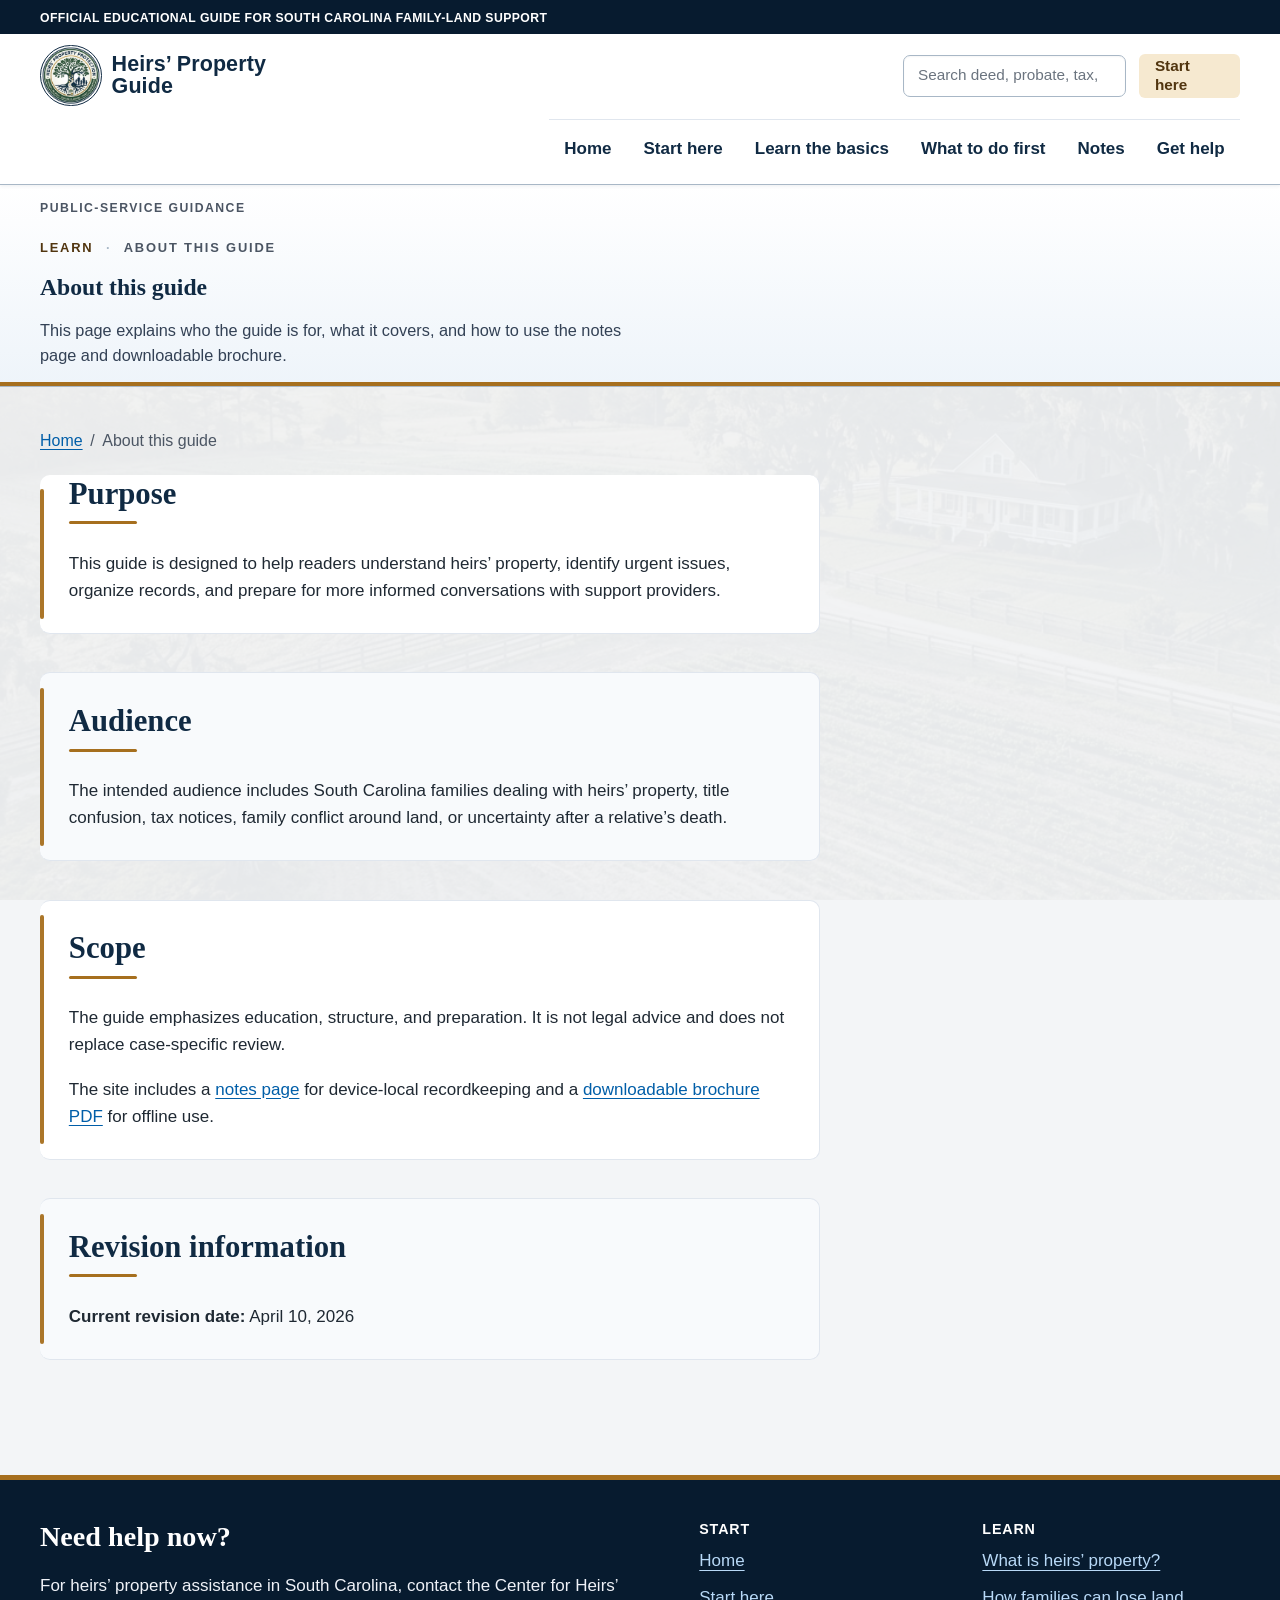
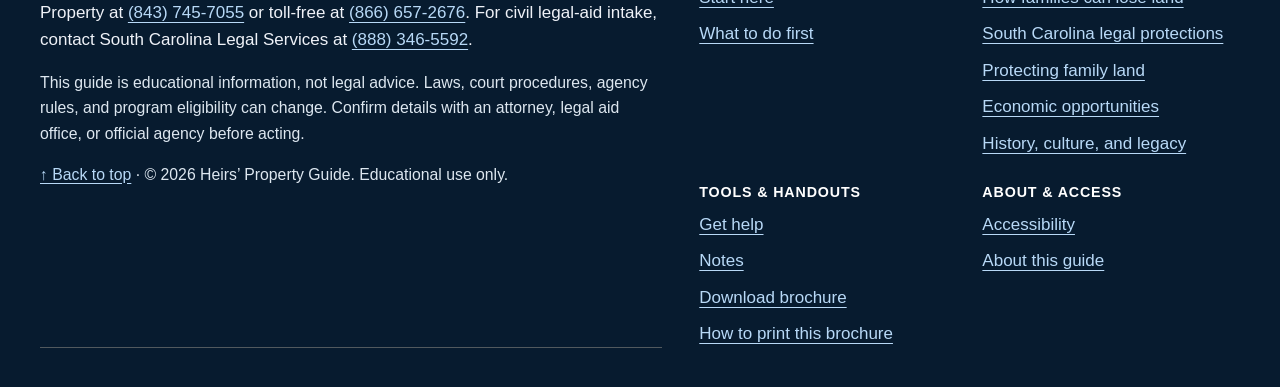
<file: about-this-guide.html>
<!DOCTYPE html>
<html lang="en">
<head><meta charset="utf-8"><meta name="viewport" content="width=device-width, initial-scale=1"><title>About this guide | Heirs’ Property Guide</title><meta name="description" content="Purpose, audience, scope, and revision information for this South Carolina-focused heirs’ property educational guide."><link rel="canonical" href="https://shamoka80.github.io/Heirs-Property/about-this-guide.html"><meta property="og:title" content="About this guide | Heirs’ Property Guide"><meta property="og:description" content="Purpose, audience, scope, and revision information for this South Carolina-focused heirs’ property educational guide."><meta property="og:type" content="website"><meta property="og:image" content="https://shamoka80.github.io/Heirs-Property/assets/images/social-preview-2.png"><meta property="og:url" content="https://shamoka80.github.io/Heirs-Property/about-this-guide.html"><meta name="theme-color" content="#1F3A5F"><link rel="icon" href="assets/icons/favicon.ico" sizes="any"><link rel="icon" href="assets/icons/icon.svg" type="image/svg+xml"><link rel="apple-touch-icon" href="assets/icons/apple-touch-icon.png"><link rel="stylesheet" href="assets/css/site.css?v=20260414"><link rel="stylesheet" href="assets/css/print.css" media="print"></head>
<body class="mode-learning"><a class="skip-link" href="#main">Skip to main content</a><header class="site-header"><div class="header-inner"><a class="brand" href="index.html"><img class="brand-mark" src="assets/images/hpseal.png" alt="" aria-hidden="true" width="180" height="180"><span class="brand-text">Heirs’ Property Guide</span></a><div class="header-actions"><a class="top-link" href="start-here.html">Start here</a><button class="nav-toggle" type="button" data-nav-toggle aria-expanded="false" aria-controls="primary-nav">Menu</button></div><nav id="primary-nav" class="primary-nav" data-primary-nav aria-label="Primary"><ul><li><a href="index.html">Home</a></li><li><a href="start-here.html">Start here</a></li><li><a href="what-is-heirs-property.html">Learn the basics</a></li><li><a href="what-to-do-first.html">What to do first</a></li><li><a href="notes.html">Notes</a></li><li><a href="resources-get-help.html">Get help</a></li></ul></nav></div></header><header class="page-head masthead-utility"><div class="page-head-inner"><p class="kicker"><span class="eyebrow-category">LEARN</span><span class="eyebrow-separator">·</span><span class="eyebrow-descriptor">About this guide</span></p><h1>About this guide</h1><p class="lead">This page explains who the guide is for, what it covers, and how to use the notes page and downloadable brochure.</p><div class="on-page-tools no-print"><a class="button-secondary" href="assets/downloads/protecting-family-land-trifold.pdf" download>Download brochure</a></div></div></header><main id="main" class="page-wrap"><div class="container"><nav class="breadcrumbs" aria-label="Breadcrumb"><ol><li><a href="index.html">Home</a></li><li aria-current="page">About this guide</li></ol></nav><div class="layout"><article class="page-main"><section class="section"><h2>Purpose</h2><p>This guide is designed to help readers understand heirs’ property, identify urgent issues, organize records, and prepare for more informed conversations with support providers.</p></section><section class="section"><h2>Audience</h2><p>The intended audience includes South Carolina families dealing with heirs’ property, title confusion, tax notices, family conflict around land, or uncertainty after a relative’s death.</p></section><section class="section"><h2>Scope</h2><p>The guide emphasizes education, structure, and preparation. It is not legal advice and does not replace case-specific review.</p><p>The site includes a <a href="notes.html">notes page</a> for device-local recordkeeping and a <a href="assets/downloads/protecting-family-land-trifold.pdf" download>downloadable brochure PDF</a> for offline use.</p></section><section class="section"><h2>Revision information</h2><p><strong>Current revision date:</strong> April 10, 2026</p></section></article></div></div></main><footer class="footer" data-shared-footer></footer><script src="assets/js/storage.js"></script><script src="assets/js/site.js"></script></body></html>
</file>
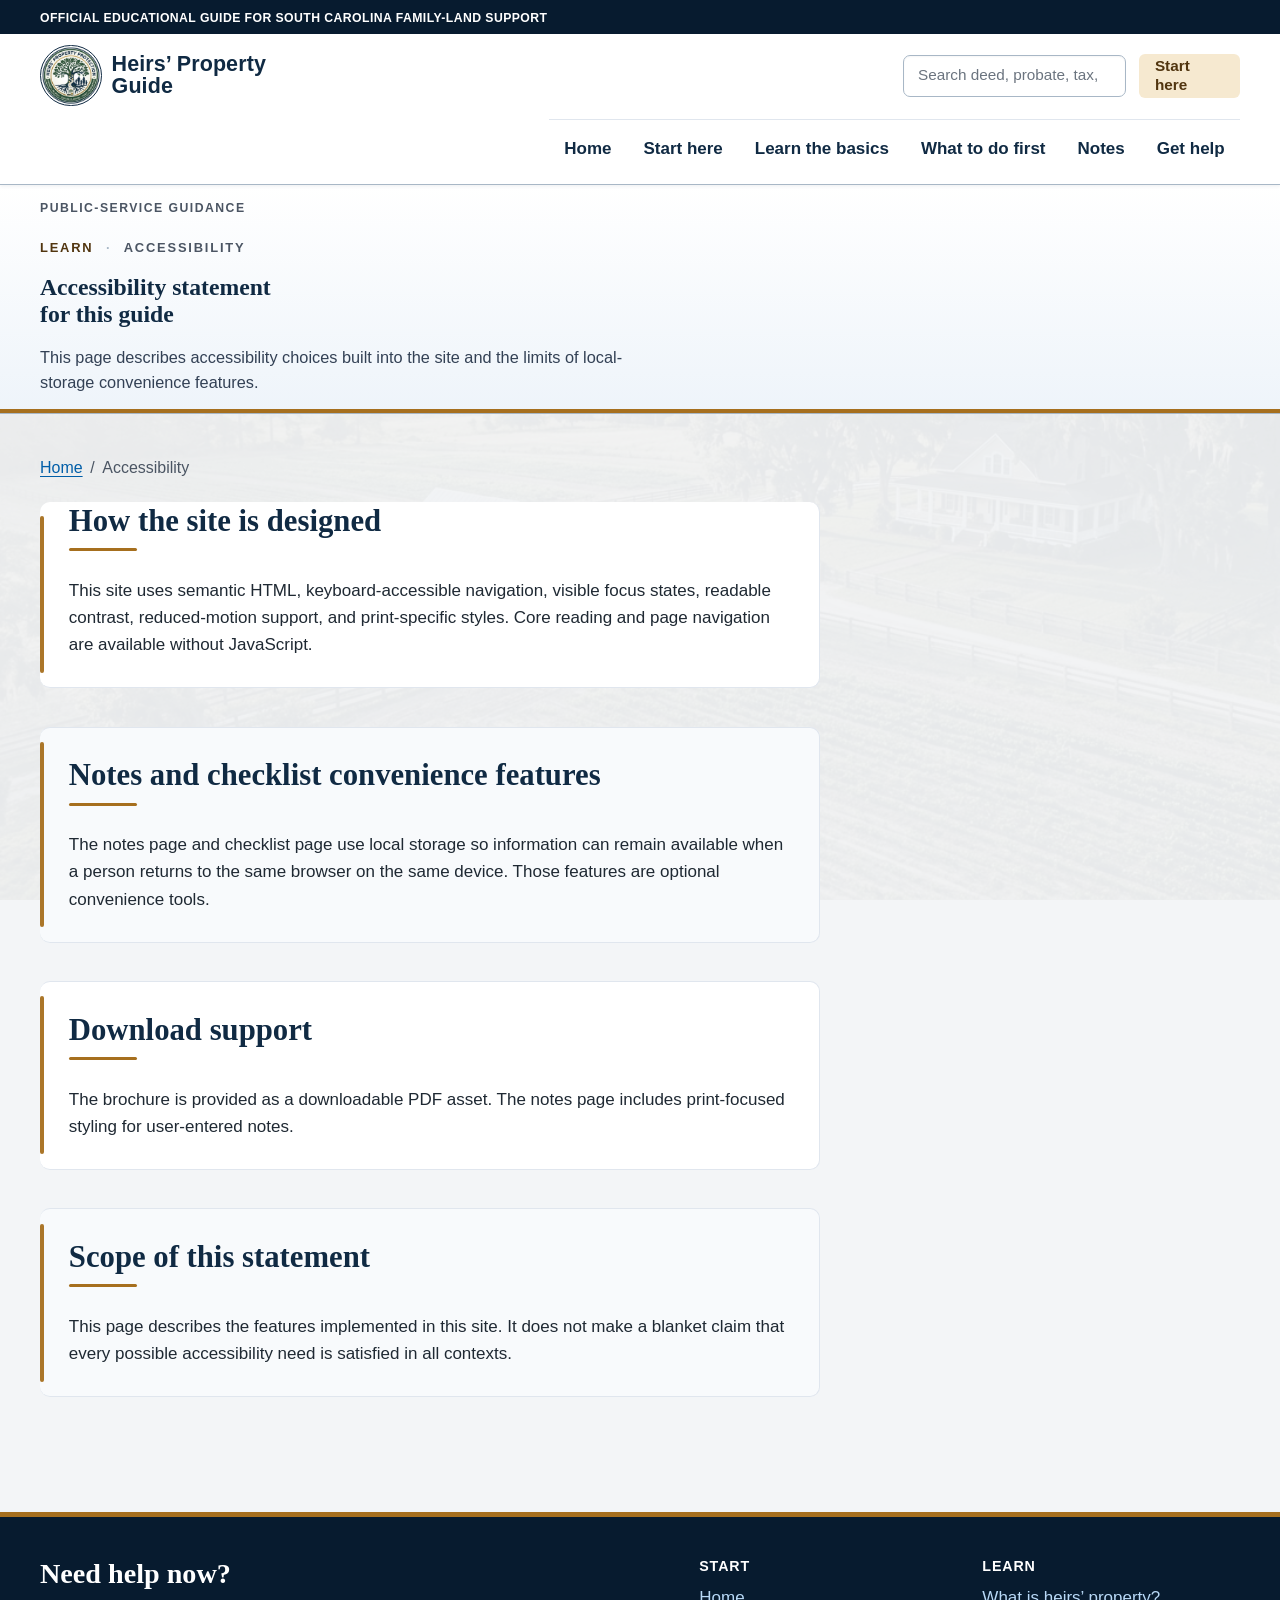
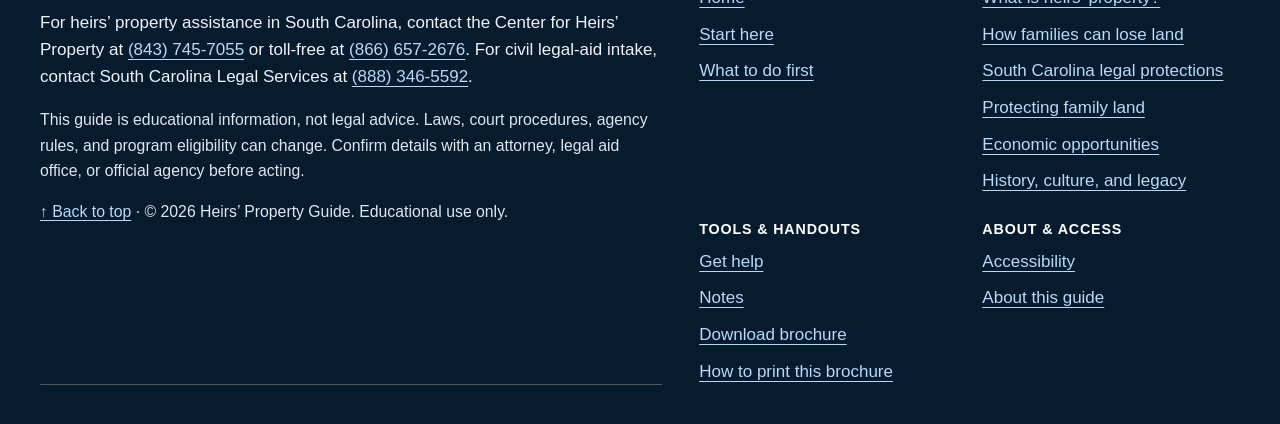
<file: accessibility.html>
<!DOCTYPE html>
<html lang="en">
<head><meta charset="utf-8"><meta name="viewport" content="width=device-width, initial-scale=1"><title>Accessibility | Heirs’ Property Guide</title><meta name="description" content="A factual description of the site’s accessibility features, device-local storage behavior, and print support without overstating conformance."><link rel="canonical" href="https://shamoka80.github.io/Heirs-Property/accessibility.html"><meta property="og:title" content="Accessibility | Heirs’ Property Guide"><meta property="og:description" content="A factual description of the site’s accessibility features, device-local storage behavior, and print support without overstating conformance."><meta property="og:type" content="website"><meta property="og:image" content="https://shamoka80.github.io/Heirs-Property/assets/images/social-preview-2.png"><meta property="og:url" content="https://shamoka80.github.io/Heirs-Property/accessibility.html"><meta name="theme-color" content="#1F3A5F"><link rel="icon" href="assets/icons/favicon.ico" sizes="any"><link rel="icon" href="assets/icons/icon.svg" type="image/svg+xml"><link rel="apple-touch-icon" href="assets/icons/apple-touch-icon.png"><link rel="stylesheet" href="assets/css/site.css?v=20260414"><link rel="stylesheet" href="assets/css/print.css" media="print"></head>
<body class="mode-learning"><a class="skip-link" href="#main">Skip to main content</a><header class="site-header"><div class="header-inner"><a class="brand" href="index.html"><img class="brand-mark" src="assets/images/hpseal.png" alt="" aria-hidden="true" width="180" height="180"><span class="brand-text">Heirs’ Property Guide</span></a><div class="header-actions"><a class="top-link" href="start-here.html">Start here</a><button class="nav-toggle" type="button" data-nav-toggle aria-expanded="false" aria-controls="primary-nav">Menu</button></div><nav id="primary-nav" class="primary-nav" data-primary-nav aria-label="Primary"><ul><li><a href="index.html">Home</a></li><li><a href="start-here.html">Start here</a></li><li><a href="what-is-heirs-property.html">Learn the basics</a></li><li><a href="what-to-do-first.html">What to do first</a></li><li><a href="notes.html">Notes</a></li><li><a href="resources-get-help.html">Get help</a></li></ul></nav></div></header><header class="page-head masthead-utility"><div class="page-head-inner"><p class="kicker"><span class="eyebrow-category">LEARN</span><span class="eyebrow-separator">·</span><span class="eyebrow-descriptor">Accessibility</span></p><h1>Accessibility statement for this guide</h1><p class="lead">This page describes accessibility choices built into the site and the limits of local-storage convenience features.</p><div class="on-page-tools no-print"><a class="button-secondary" href="assets/downloads/protecting-family-land-trifold.pdf" download>Download brochure</a></div></div></header><main id="main" class="page-wrap"><div class="container"><nav class="breadcrumbs" aria-label="Breadcrumb"><ol><li><a href="index.html">Home</a></li><li aria-current="page">Accessibility</li></ol></nav><div class="layout"><article class="page-main"><section class="section"><h2>How the site is designed</h2><p>This site uses semantic HTML, keyboard-accessible navigation, visible focus states, readable contrast, reduced-motion support, and print-specific styles. Core reading and page navigation are available without JavaScript.</p></section><section class="section"><h2>Notes and checklist convenience features</h2><p>The notes page and checklist page use local storage so information can remain available when a person returns to the same browser on the same device. Those features are optional convenience tools.</p></section><section class="section"><h2>Download support</h2><p>The brochure is provided as a downloadable PDF asset. The notes page includes print-focused styling for user-entered notes.</p></section><section class="section"><h2>Scope of this statement</h2><p>This page describes the features implemented in this site. It does not make a blanket claim that every possible accessibility need is satisfied in all contexts.</p></section></article></div></div></main><footer class="footer" data-shared-footer></footer><script src="assets/js/storage.js"></script><script src="assets/js/site.js"></script></body></html>
</file>
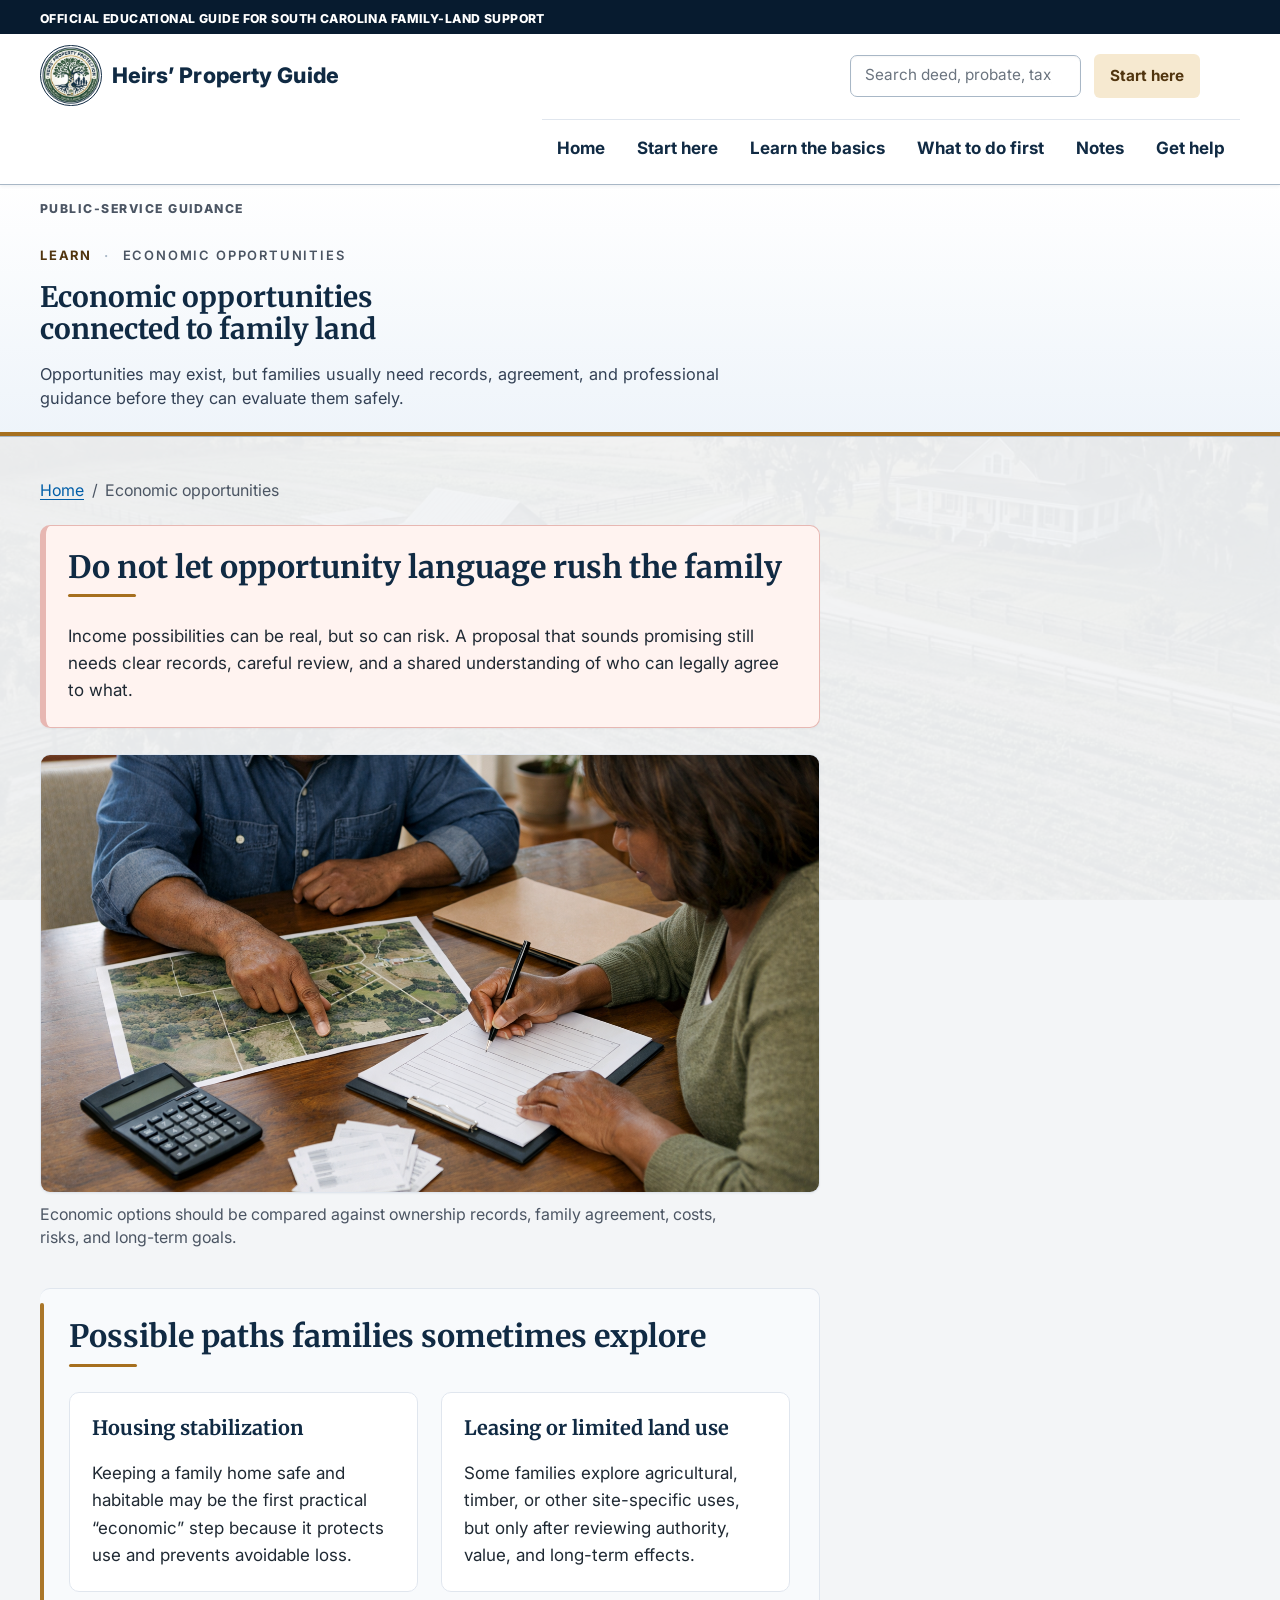
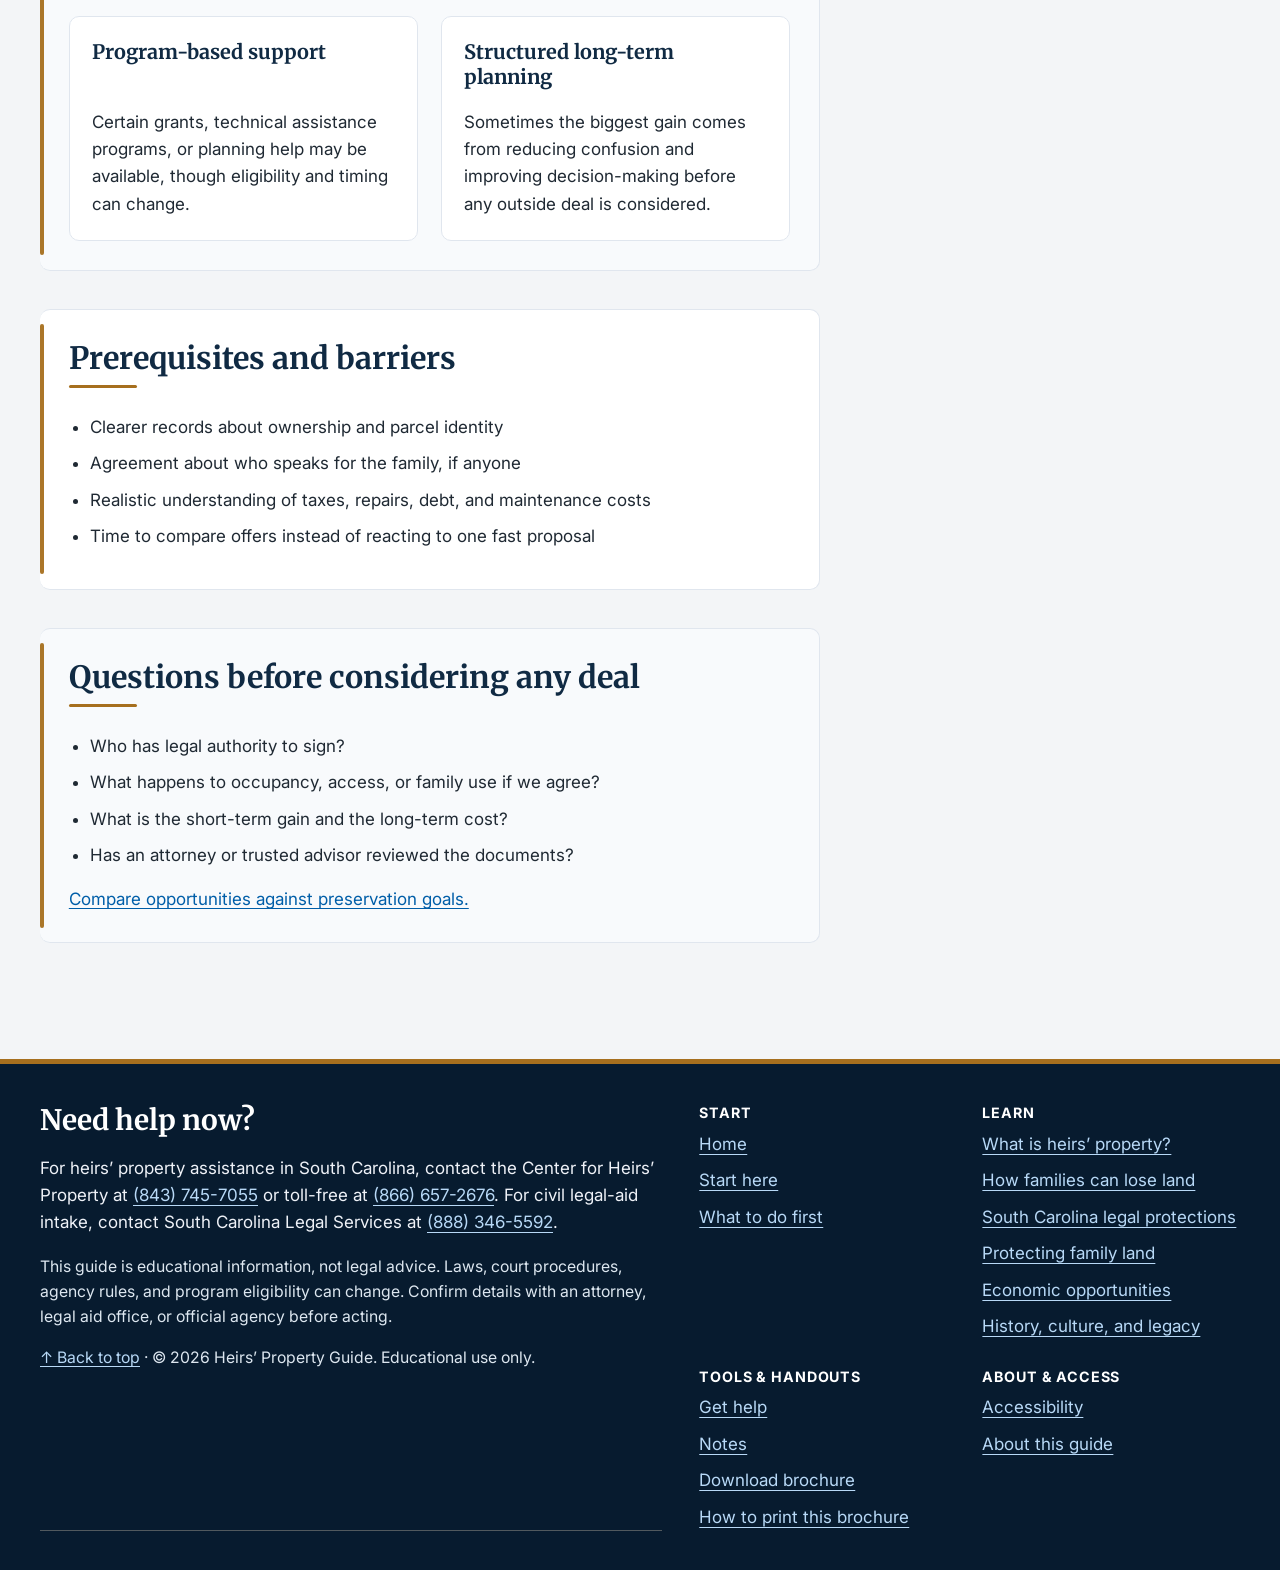
<file: economic-opportunities.html>
<!DOCTYPE html>
<html lang="en">
<head>
  <meta charset="utf-8">
  <meta name="viewport" content="width=device-width, initial-scale=1">
  <title>Economic opportunities | Heirs’ Property Guide</title>
  <meta name="description" content="Cautious, practical information about land-based opportunities, prerequisites, barriers, and reasons not to rush into deals.">
  <link rel="canonical" href="https://shamoka80.github.io/Heirs-Property/economic-opportunities.html">
  <meta property="og:title" content="Economic opportunities | Heirs’ Property Guide">
  <meta property="og:description" content="Cautious, practical information about land-based opportunities, prerequisites, barriers, and reasons not to rush into deals.">
  <meta property="og:type" content="website">
  <meta property="og:image" content="https://shamoka80.github.io/Heirs-Property/assets/images/social-preview-2.png">
  <meta property="og:url" content="https://shamoka80.github.io/Heirs-Property/economic-opportunities.html">
  <meta name="theme-color" content="#1F3A5F">
  <link rel="icon" href="assets/icons/favicon.ico" sizes="any">
  <link rel="icon" href="assets/icons/icon.svg" type="image/svg+xml">
  <link rel="apple-touch-icon" href="assets/icons/apple-touch-icon.png">
  <link rel="preconnect" href="https://fonts.googleapis.com">
  <link rel="preconnect" href="https://fonts.gstatic.com" crossorigin>
  <link href="https://fonts.googleapis.com/css2?family=Inter:wght@400;500;600;700&family=Merriweather:wght@700&display=swap" rel="stylesheet">
  <link rel="stylesheet" href="assets/css/site.css?v=20260414">
  <link rel="stylesheet" href="assets/css/print.css" media="print">
</head>
<body class="mode-learning">
  <a class="skip-link" href="#main">Skip to main content</a>
  <div class="mobile-help-strip no-print" role="region" aria-label="Urgent support"><div class="mobile-help-strip-inner"><p><strong>Need help now?</strong> South Carolina support</p><div class="mobile-help-actions"><a href="tel:+18437457055">Call Center</a><a href="tel:+18883465592">Call Legal Aid</a></div></div></div>
  <header class="site-header"><div class="header-inner"><a class="brand" href="index.html"><img class="brand-mark" src="assets/images/hpseal.png" alt="" aria-hidden="true" width="180" height="180" loading="eager" decoding="async"><span class="brand-text">Heirs’ Property Guide</span></a><div class="header-actions"><a class="top-link" href="start-here.html">Start here</a><button class="nav-toggle" type="button" data-nav-toggle aria-expanded="false" aria-controls="primary-nav">Menu</button></div><nav id="primary-nav" class="primary-nav" data-primary-nav aria-label="Primary"><ul><li><a href="index.html">Home</a></li><li><a href="start-here.html">Start here</a></li><li><a href="what-is-heirs-property.html">Learn the basics</a></li><li><a href="what-to-do-first.html">What to do first</a></li><li><a href="notes.html">Notes</a></li><li><a href="resources-get-help.html">Get help</a></li></ul></nav></div></header>
  <header class="page-head"><div class="page-head-inner"><p class="kicker"><span class="eyebrow-category">LEARN</span><span class="eyebrow-separator">·</span><span class="eyebrow-descriptor">Economic opportunities</span></p><h1>Economic opportunities connected to family land</h1><p class="lead">Opportunities may exist, but families usually need records, agreement, and professional guidance before they can evaluate them safely.</p></div></header>
  <main id="main" class="page-wrap"><div class="container"><nav class="breadcrumbs" aria-label="Breadcrumb"><ol><li><a href="index.html">Home</a></li><li aria-current="page">Economic opportunities</li></ol></nav><div class="layout"><article class="page-main"><section class="warning"><h2>Do not let opportunity language rush the family</h2><p>Income possibilities can be real, but so can risk. A proposal that sounds promising still needs clear records, careful review, and a shared understanding of who can legally agree to what.</p></section><figure class="content-visual"><img src="assets/images/land-use-planning_economic-opportunities.png" alt="People reviewing a land-use planning map and financial notes for a family property." loading="lazy" decoding="async"><figcaption>Economic options should be compared against ownership records, family agreement, costs, risks, and long-term goals.</figcaption></figure><section class="section"><h2>Possible paths families sometimes explore</h2><div class="card-grid"><article class="card"><h3>Housing stabilization</h3><p>Keeping a family home safe and habitable may be the first practical “economic” step because it protects use and prevents avoidable loss.</p></article><article class="card"><h3>Leasing or limited land use</h3><p>Some families explore agricultural, timber, or other site-specific uses, but only after reviewing authority, value, and long-term effects.</p></article><article class="card"><h3>Program-based support</h3><p>Certain grants, technical assistance programs, or planning help may be available, though eligibility and timing can change.</p></article><article class="card"><h3>Structured long-term planning</h3><p>Sometimes the biggest gain comes from reducing confusion and improving decision-making before any outside deal is considered.</p></article></div></section><section class="section"><h2>Prerequisites and barriers</h2><ul class="plain-list"><li>Clearer records about ownership and parcel identity</li><li>Agreement about who speaks for the family, if anyone</li><li>Realistic understanding of taxes, repairs, debt, and maintenance costs</li><li>Time to compare offers instead of reacting to one fast proposal</li></ul></section><section class="section"><h2>Questions before considering any deal</h2><ul class="question-list"><li>Who has legal authority to sign?</li><li>What happens to occupancy, access, or family use if we agree?</li><li>What is the short-term gain and the long-term cost?</li><li>Has an attorney or trusted advisor reviewed the documents?</li></ul><p><a href="protecting-preserving-family-land.html">Compare opportunities against preservation goals.</a></p></section></article></div></div></main>
  <footer class="footer" data-shared-footer></footer><script src="assets/js/storage.js"></script><script src="assets/js/site.js"></script>
</body>
</html>
</file>
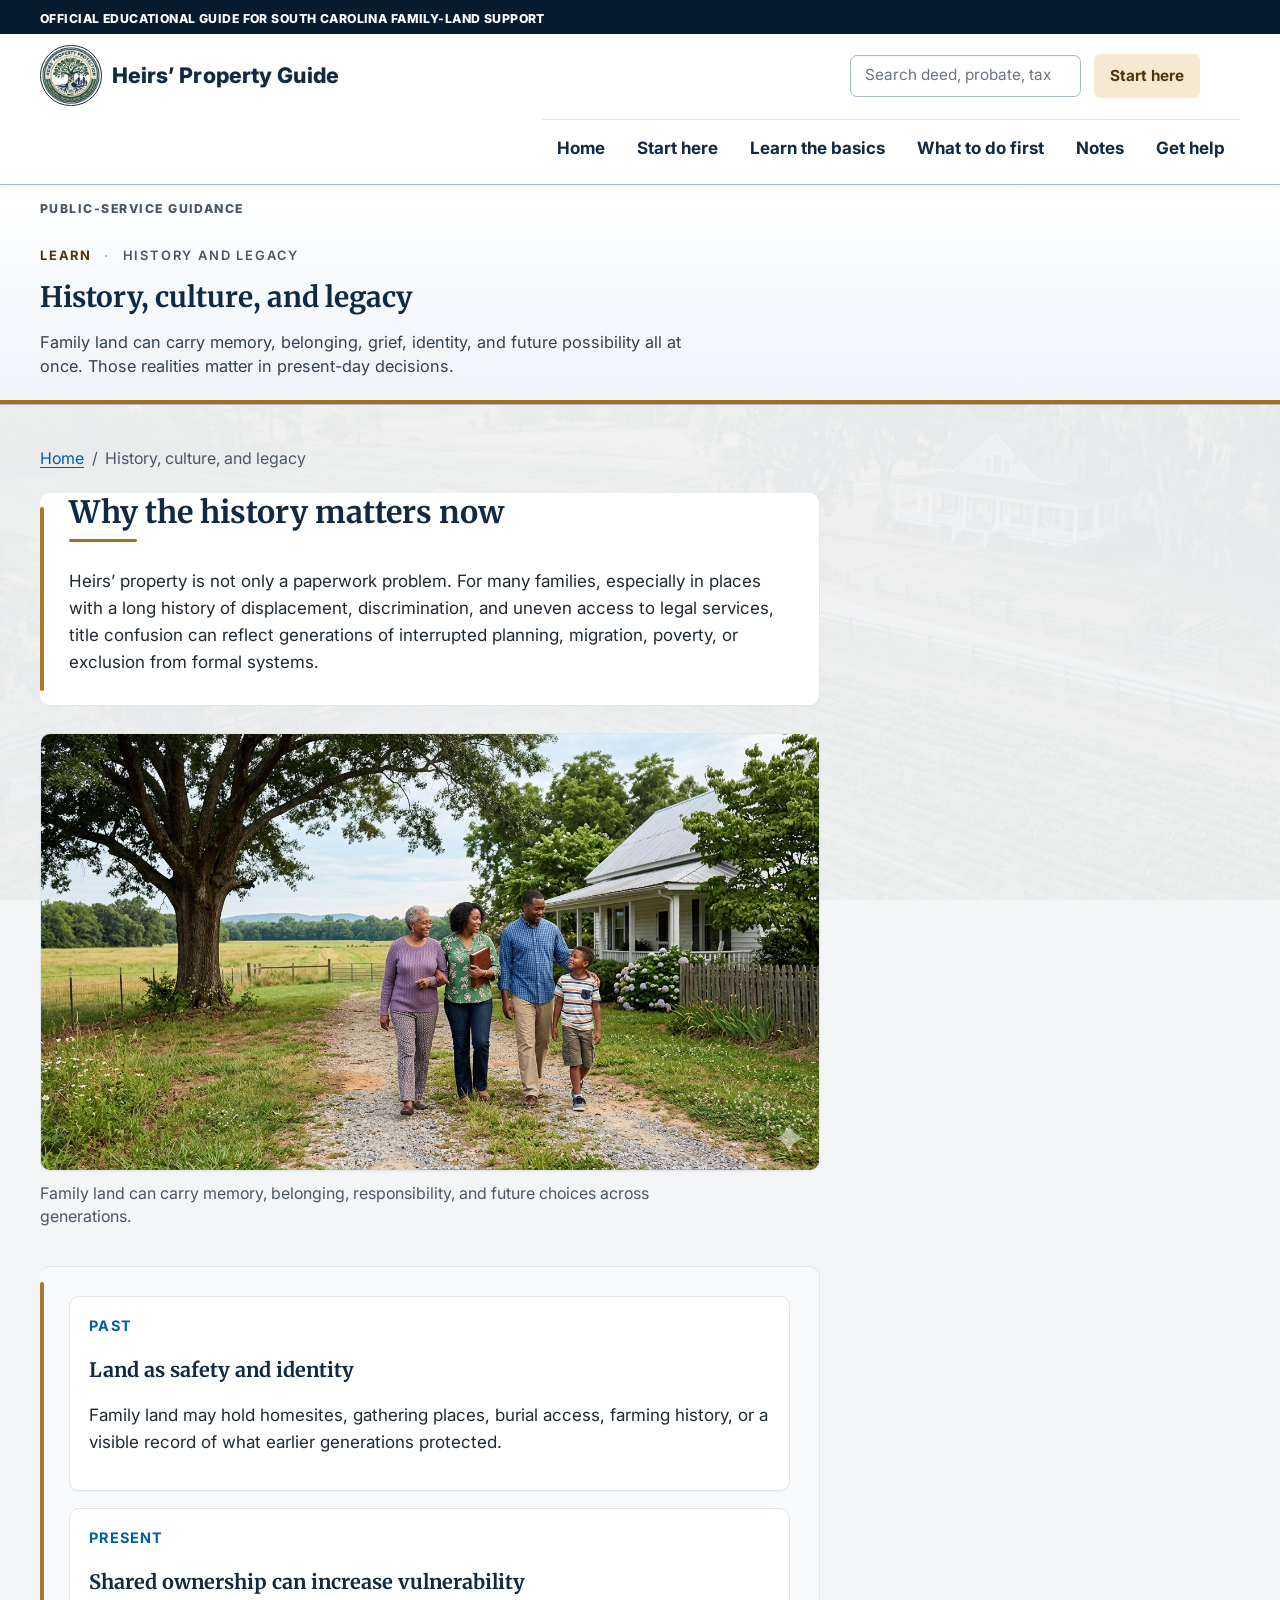
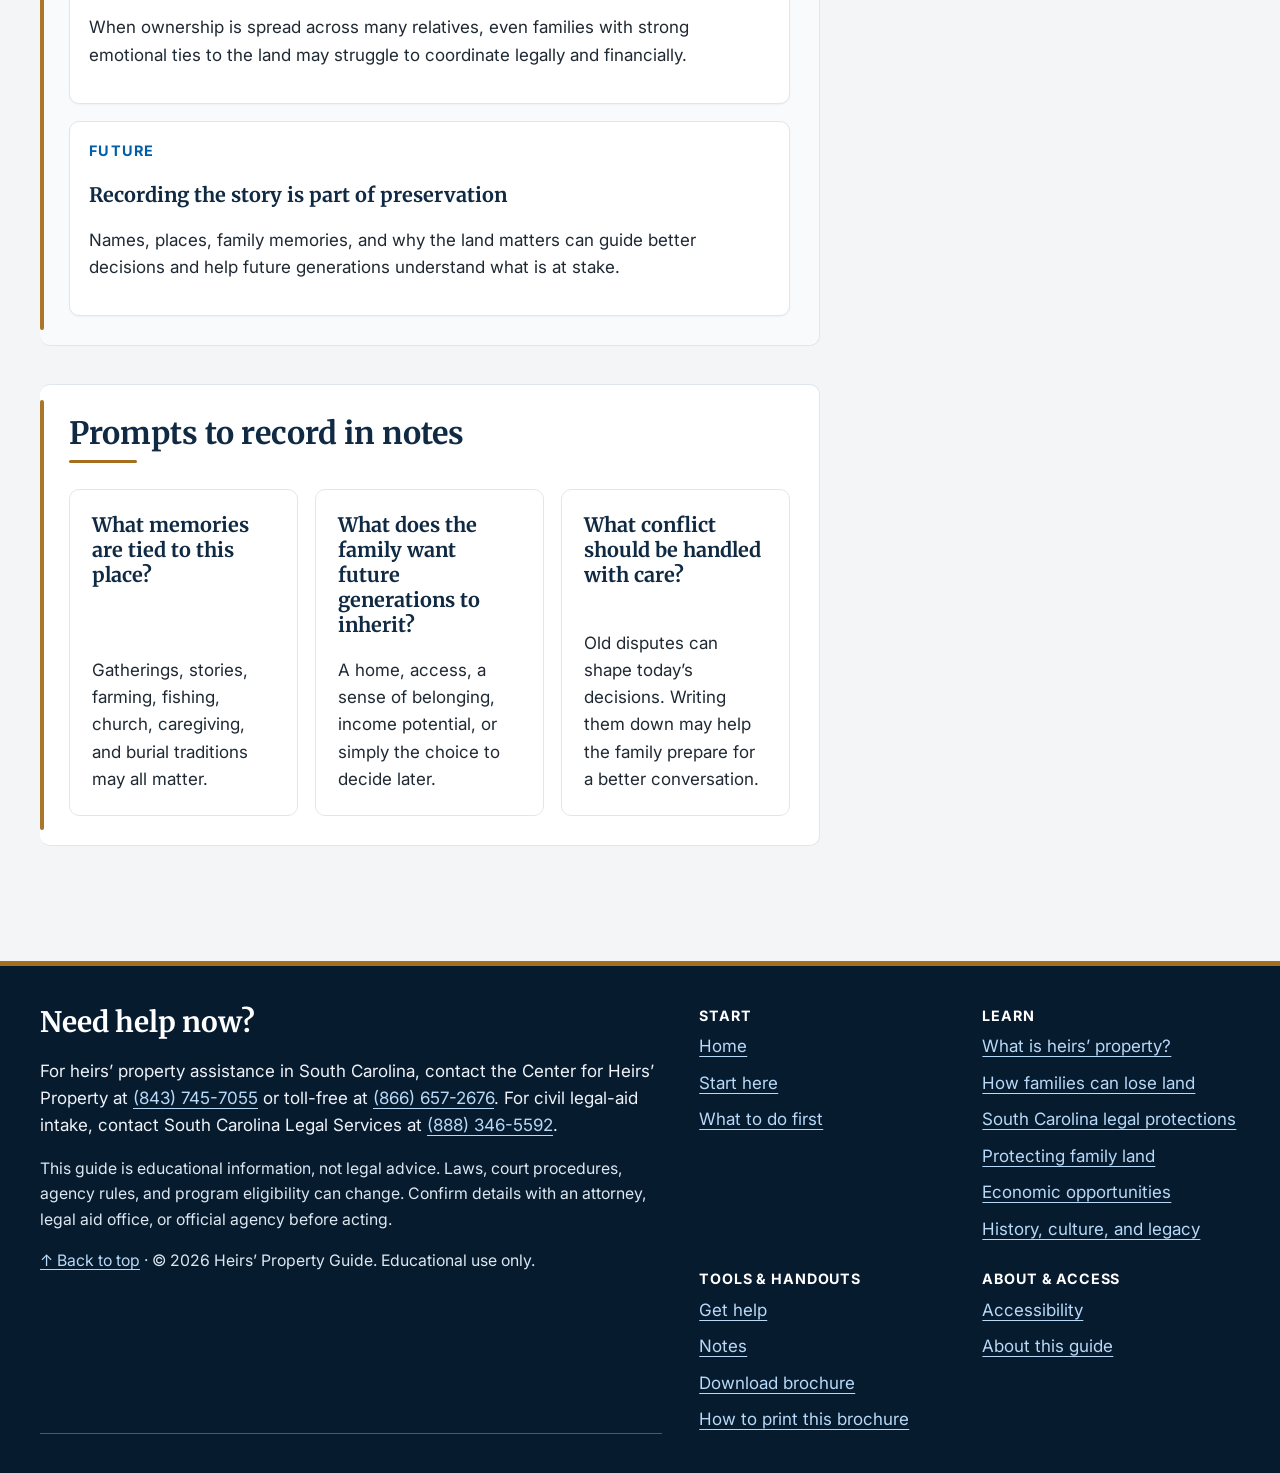
<file: history-culture-legacy.html>
<!DOCTYPE html>
<html lang="en">
<head>
  <meta charset="utf-8">
  <meta name="viewport" content="width=device-width, initial-scale=1">
  <title>History, culture, and legacy | Heirs’ Property Guide</title>
  <meta name="description" content="Context on why family land matters, how history shapes present-day vulnerability, and prompts families may want to record in notes.">
  <link rel="canonical" href="https://shamoka80.github.io/Heirs-Property/history-culture-legacy.html">
  <meta property="og:title" content="History, culture, and legacy | Heirs’ Property Guide">
  <meta property="og:description" content="Context on why family land matters, how history shapes present-day vulnerability, and prompts families may want to record in notes.">
  <meta property="og:type" content="website">
  <meta property="og:image" content="https://shamoka80.github.io/Heirs-Property/assets/images/social-preview-2.png">
  <meta property="og:url" content="https://shamoka80.github.io/Heirs-Property/history-culture-legacy.html">
  <meta name="theme-color" content="#1F3A5F">
  <link rel="icon" href="assets/icons/favicon.ico" sizes="any">
  <link rel="icon" href="assets/icons/icon.svg" type="image/svg+xml">
  <link rel="apple-touch-icon" href="assets/icons/apple-touch-icon.png">
  <link rel="preconnect" href="https://fonts.googleapis.com">
  <link rel="preconnect" href="https://fonts.gstatic.com" crossorigin>
  <link href="https://fonts.googleapis.com/css2?family=Inter:wght@400;500;600;700&family=Merriweather:wght@700&display=swap" rel="stylesheet">
  <link rel="stylesheet" href="assets/css/site.css?v=20260414">
  <link rel="stylesheet" href="assets/css/print.css" media="print">
</head>
<body class="mode-learning">
  <a class="skip-link" href="#main">Skip to main content</a>
  <div class="mobile-help-strip no-print" role="region" aria-label="Urgent support"><div class="mobile-help-strip-inner"><p><strong>Need help now?</strong> South Carolina support</p><div class="mobile-help-actions"><a href="tel:+18437457055">Call Center</a><a href="tel:+18883465592">Call Legal Aid</a></div></div></div>
  <header class="site-header"><div class="header-inner"><a class="brand" href="index.html"><img class="brand-mark" src="assets/images/hpseal.png" alt="" aria-hidden="true" width="180" height="180" loading="eager" decoding="async"><span class="brand-text">Heirs’ Property Guide</span></a><div class="header-actions"><a class="top-link" href="start-here.html">Start here</a><button class="nav-toggle" type="button" data-nav-toggle aria-expanded="false" aria-controls="primary-nav">Menu</button></div><nav id="primary-nav" class="primary-nav" data-primary-nav aria-label="Primary"><ul><li><a href="index.html">Home</a></li><li><a href="start-here.html">Start here</a></li><li><a href="what-is-heirs-property.html">Learn the basics</a></li><li><a href="what-to-do-first.html">What to do first</a></li><li><a href="notes.html">Notes</a></li><li><a href="resources-get-help.html">Get help</a></li></ul></nav></div></header>
  <header class="page-head"><div class="page-head-inner"><p class="kicker"><span class="eyebrow-category">LEARN</span><span class="eyebrow-separator">·</span><span class="eyebrow-descriptor">History and legacy</span></p><h1>History, culture, and legacy</h1><p class="lead">Family land can carry memory, belonging, grief, identity, and future possibility all at once. Those realities matter in present-day decisions.</p></div></header>
  <main id="main" class="page-wrap"><div class="container"><nav class="breadcrumbs" aria-label="Breadcrumb"><ol><li><a href="index.html">Home</a></li><li aria-current="page">History, culture, and legacy</li></ol></nav><div class="layout"><article class="page-main"><section class="section"><h2>Why the history matters now</h2><p>Heirs’ property is not only a paperwork problem. For many families, especially in places with a long history of displacement, discrimination, and uneven access to legal services, title confusion can reflect generations of interrupted planning, migration, poverty, or exclusion from formal systems.</p></section><figure class="content-visual"><img src="assets/images/family-land-legacy_history-culture-legacy.png" alt="A multigenerational family walking together near a rural family home and open land." loading="lazy" decoding="async"><figcaption>Family land can carry memory, belonging, responsibility, and future choices across generations.</figcaption></figure><section class="section timeline"><article class="timeline-item"><div class="timeline-year">Past</div><h3>Land as safety and identity</h3><p>Family land may hold homesites, gathering places, burial access, farming history, or a visible record of what earlier generations protected.</p></article><article class="timeline-item"><div class="timeline-year">Present</div><h3>Shared ownership can increase vulnerability</h3><p>When ownership is spread across many relatives, even families with strong emotional ties to the land may struggle to coordinate legally and financially.</p></article><article class="timeline-item"><div class="timeline-year">Future</div><h3>Recording the story is part of preservation</h3><p>Names, places, family memories, and why the land matters can guide better decisions and help future generations understand what is at stake.</p></article></section><section class="section"><h2>Prompts to record in notes</h2><div class="prompt-grid"><article class="card"><h3>What memories are tied to this place?</h3><p>Gatherings, stories, farming, fishing, church, caregiving, and burial traditions may all matter.</p></article><article class="card"><h3>What does the family want future generations to inherit?</h3><p>A home, access, a sense of belonging, income potential, or simply the choice to decide later.</p></article><article class="card"><h3>What conflict should be handled with care?</h3><p>Old disputes can shape today’s decisions. Writing them down may help the family prepare for a better conversation.</p></article></div></section></article></div></div></main>
  <footer class="footer" data-shared-footer></footer><script src="assets/js/storage.js"></script><script src="assets/js/site.js"></script>
</body>
</html>
</file>
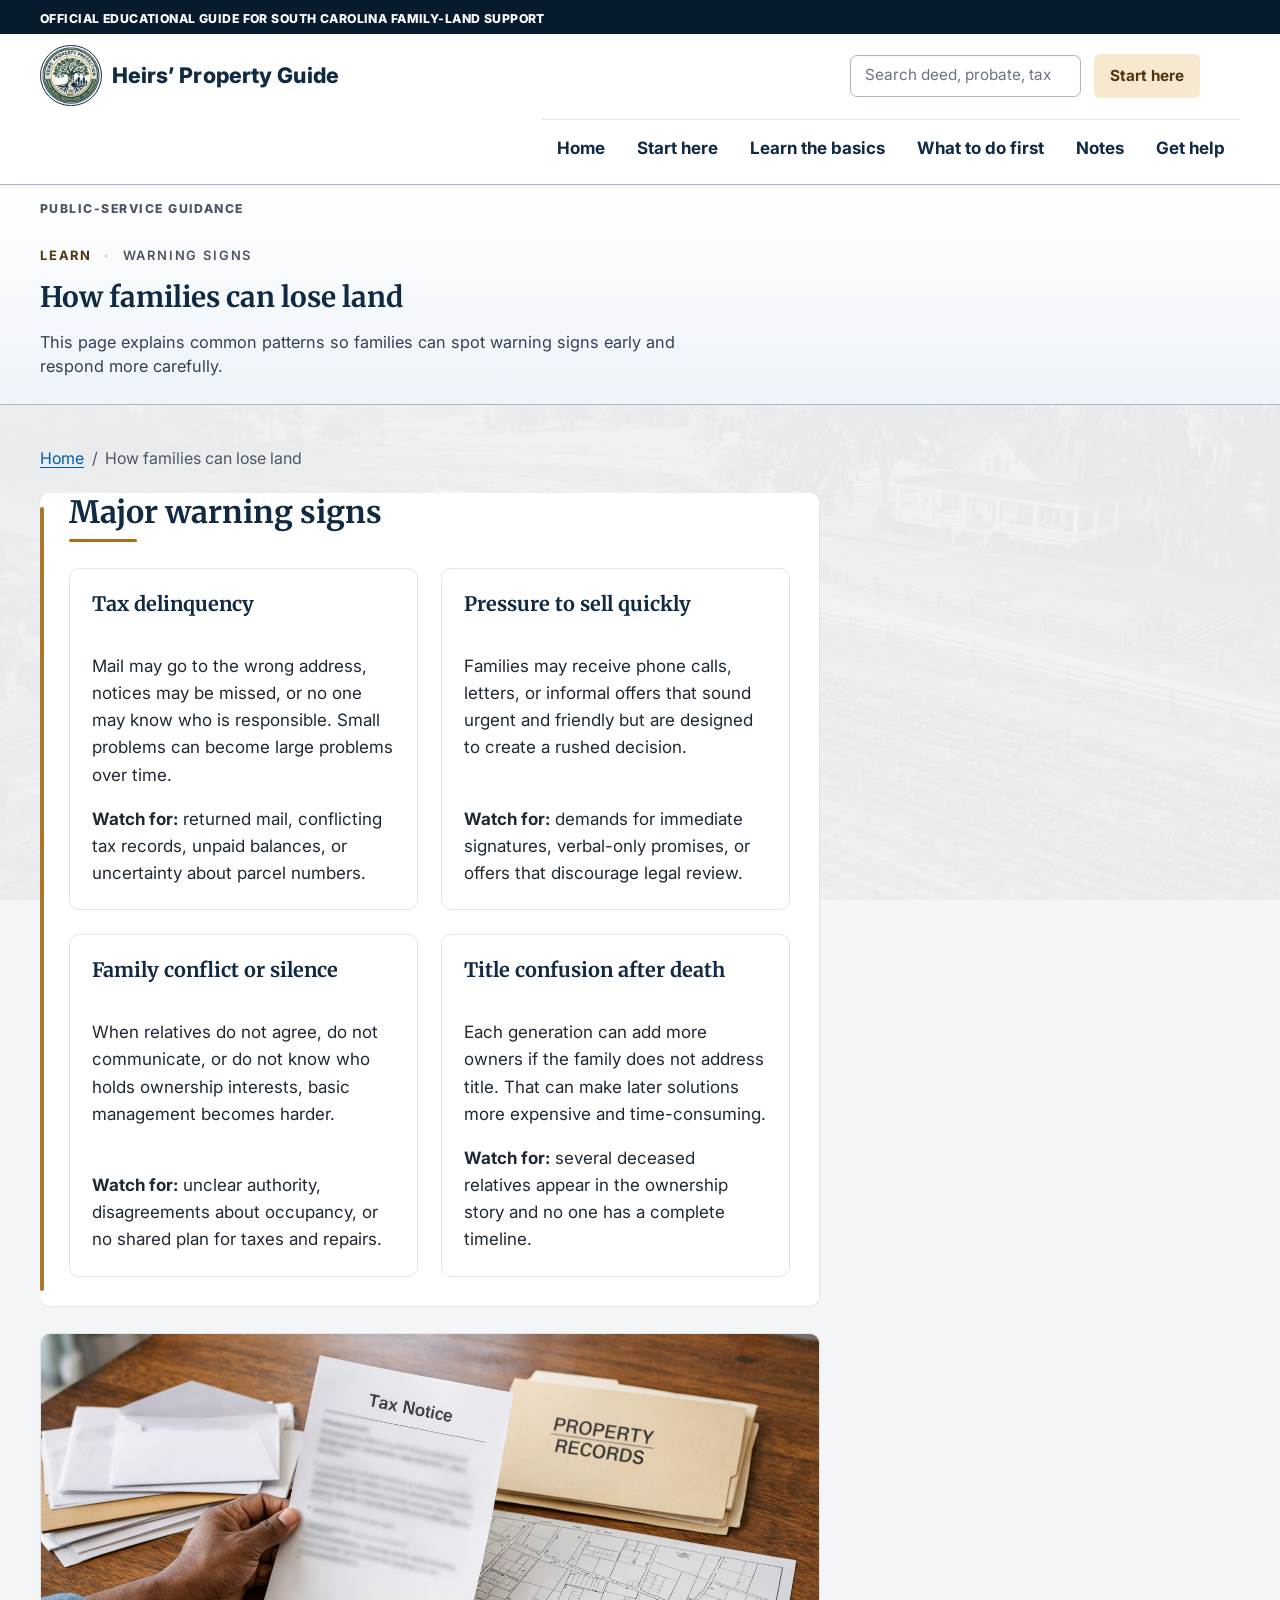
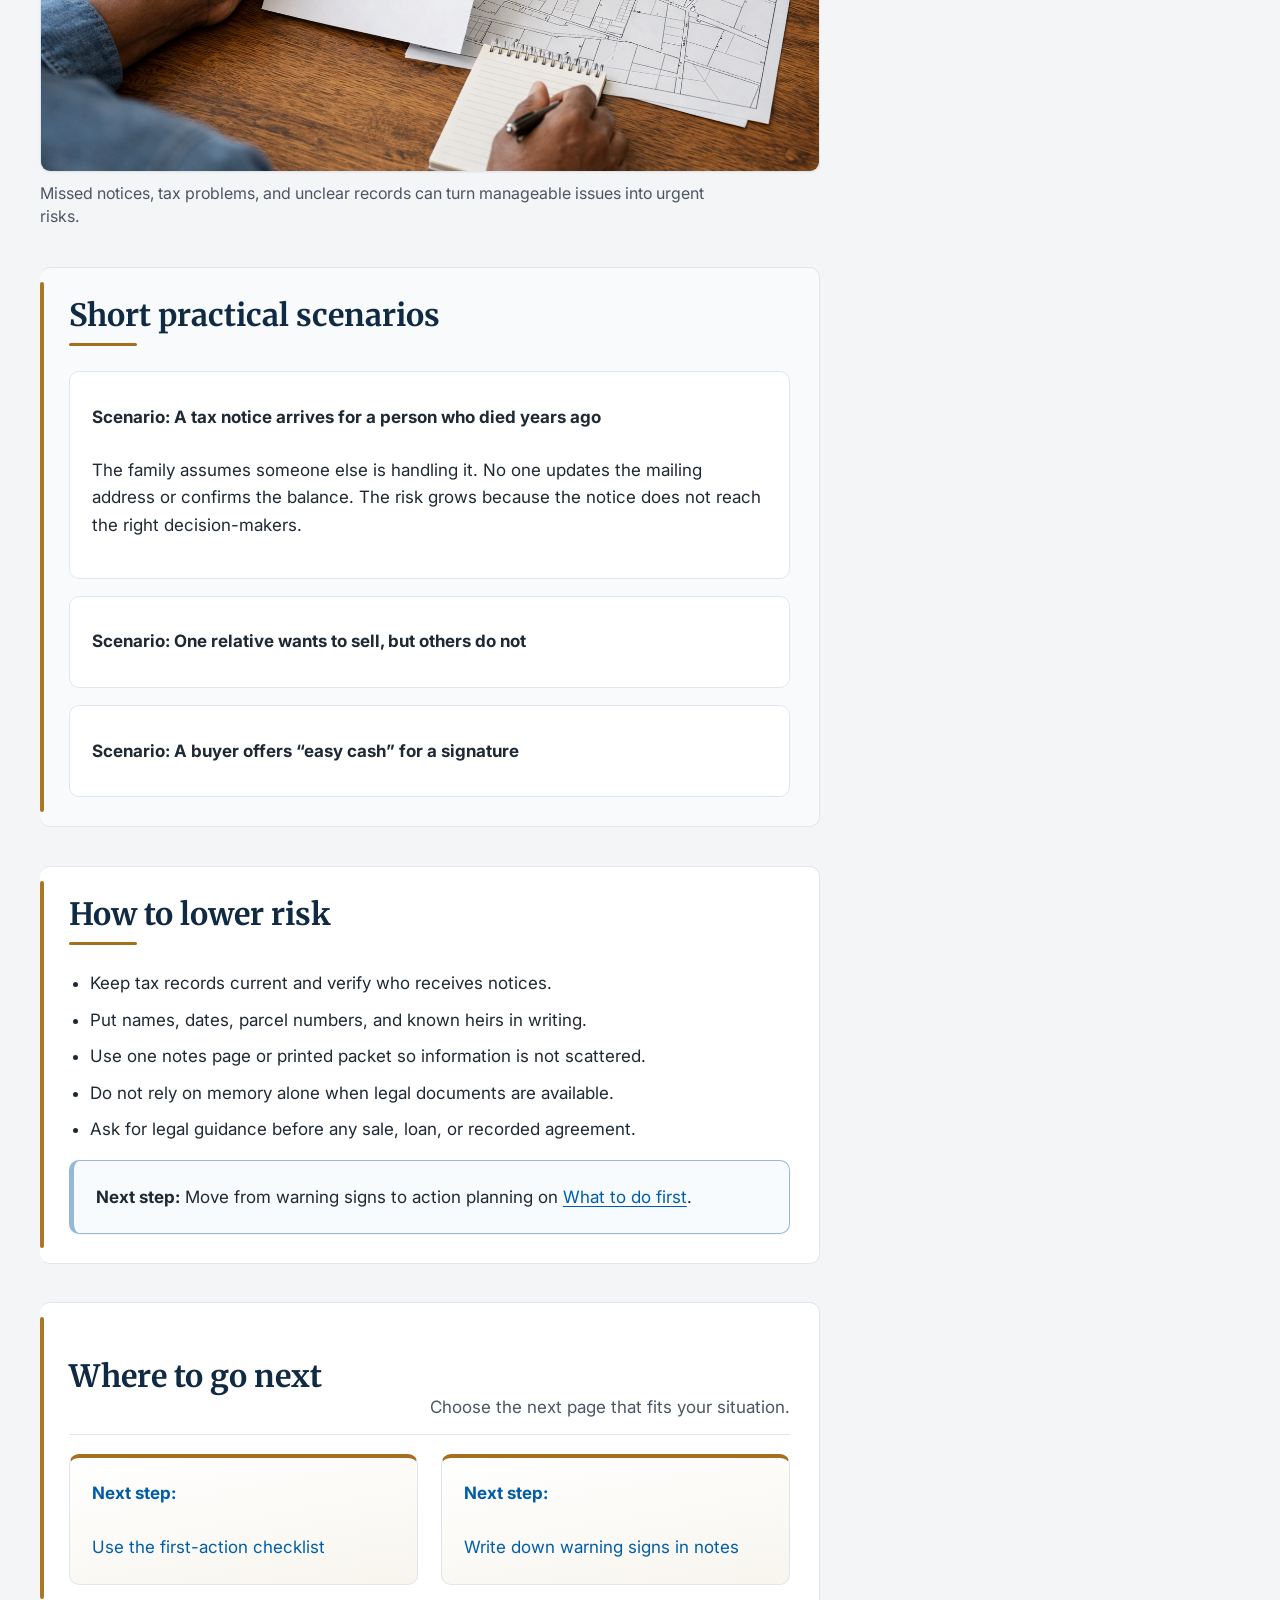
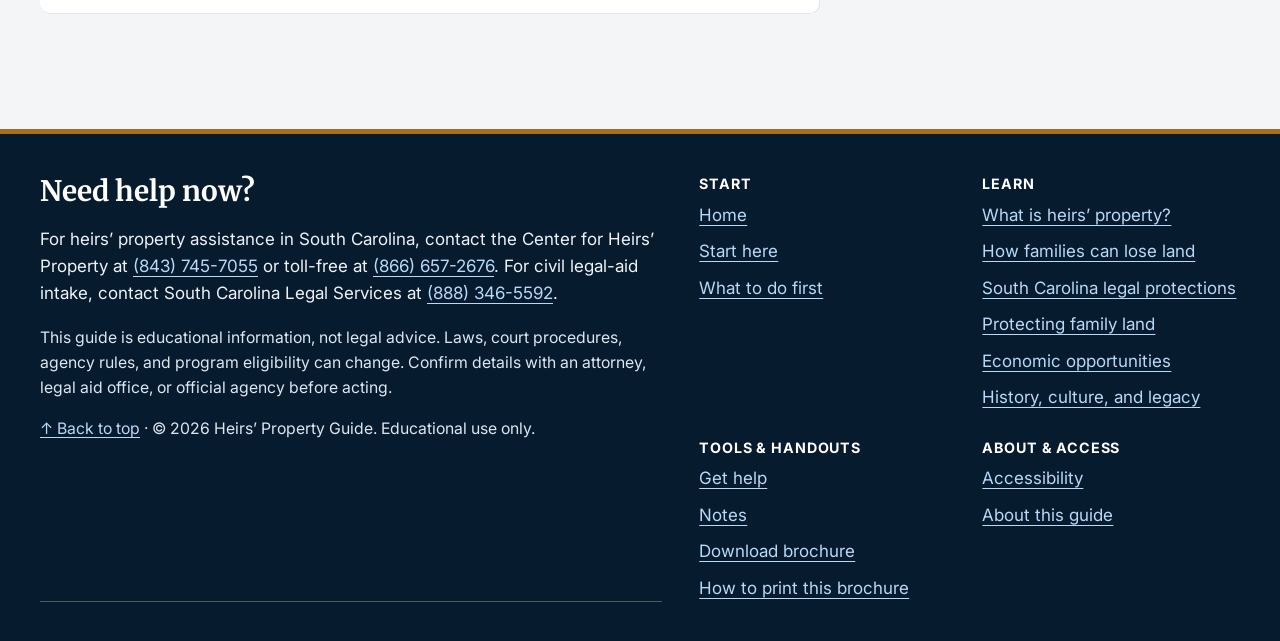
<file: how-families-lose-land.html>
<!DOCTYPE html>
<html lang="en">
<head>
  <meta charset="utf-8"><meta name="viewport" content="width=device-width, initial-scale=1">
  <title>How families can lose land | Heirs’ Property Guide</title>
  <meta name="description" content="Plain-language warning signs and practical steps for family land, taxes, title confusion, and pressure to sell.">
  <link rel="canonical" href="https://shamoka80.github.io/Heirs-Property/how-families-lose-land.html"><meta property="og:title" content="How families can lose land | Heirs’ Property Guide"><meta property="og:description" content="Plain-language warning signs and practical steps for family land, taxes, title confusion, and pressure to sell."><meta property="og:type" content="website"><meta property="og:image" content="https://shamoka80.github.io/Heirs-Property/assets/images/social-preview-2.png"><meta property="og:url" content="https://shamoka80.github.io/Heirs-Property/how-families-lose-land.html"><meta name="theme-color" content="#1F3A5F">
  <link rel="icon" href="assets/icons/favicon.ico" sizes="any"><link rel="icon" href="assets/icons/icon.svg" type="image/svg+xml"><link rel="apple-touch-icon" href="assets/icons/apple-touch-icon.png"><link rel="preconnect" href="https://fonts.googleapis.com"><link rel="preconnect" href="https://fonts.gstatic.com" crossorigin><link href="https://fonts.googleapis.com/css2?family=Inter:wght@400;500;600;700&family=Merriweather:wght@700&display=swap" rel="stylesheet"><link rel="stylesheet" href="assets/css/site.css?v=20260414"><link rel="stylesheet" href="assets/css/print.css" media="print">
</head>
<body>
  <a class="skip-link" href="#main">Skip to main content</a>
  <div class="mobile-help-strip no-print" role="region" aria-label="Urgent support"><div class="mobile-help-strip-inner"><p><strong>Need help now?</strong> South Carolina support</p><div class="mobile-help-actions"><a href="tel:+18437457055">Call Center</a><a href="tel:+18883465592">Call Legal Aid</a></div></div></div>
  <header class="site-header"><div class="header-inner"><a class="brand" href="index.html"><img class="brand-mark" src="assets/images/hpseal.png" alt="" aria-hidden="true" width="180" height="180" loading="eager" decoding="async"><span class="brand-text">Heirs’ Property Guide</span></a><div class="header-actions"><a class="top-link" href="start-here.html">Start here</a><button class="nav-toggle" type="button" data-nav-toggle aria-expanded="false" aria-controls="primary-nav">Menu</button></div><nav id="primary-nav" class="primary-nav" data-primary-nav aria-label="Primary"><ul><li><a href="index.html">Home</a></li><li><a href="start-here.html">Start here</a></li><li><a href="what-is-heirs-property.html">Learn the basics</a></li><li><a href="what-to-do-first.html">What to do first</a></li><li><a href="notes.html">Notes</a></li><li><a href="resources-get-help.html">Get help</a></li></ul></nav></div></header>
  <header class="page-head"><div class="page-head-inner"><p class="kicker"><span class="eyebrow-category">LEARN</span><span class="eyebrow-separator">·</span><span class="eyebrow-descriptor">Warning signs</span></p><h1>How families can lose land</h1><p class="lead">This page explains common patterns so families can spot warning signs early and respond more carefully.</p></div></header>
  <main id="main" class="page-wrap"><div class="container"><nav class="breadcrumbs" aria-label="Breadcrumb"><ol><li><a href="index.html">Home</a></li><li aria-current="page">How families can lose land</li></ol></nav><div class="layout"><article class="page-main"><section class="section"><h2>Major warning signs</h2><div class="card-grid"><article class="card"><h3>Tax delinquency</h3><p>Mail may go to the wrong address, notices may be missed, or no one may know who is responsible. Small problems can become large problems over time.</p><p><strong>Watch for:</strong> returned mail, conflicting tax records, unpaid balances, or uncertainty about parcel numbers.</p></article><article class="card"><h3>Pressure to sell quickly</h3><p>Families may receive phone calls, letters, or informal offers that sound urgent and friendly but are designed to create a rushed decision.</p><p><strong>Watch for:</strong> demands for immediate signatures, verbal-only promises, or offers that discourage legal review.</p></article><article class="card"><h3>Family conflict or silence</h3><p>When relatives do not agree, do not communicate, or do not know who holds ownership interests, basic management becomes harder.</p><p><strong>Watch for:</strong> unclear authority, disagreements about occupancy, or no shared plan for taxes and repairs.</p></article><article class="card"><h3>Title confusion after death</h3><p>Each generation can add more owners if the family does not address title. That can make later solutions more expensive and time-consuming.</p><p><strong>Watch for:</strong> several deceased relatives appear in the ownership story and no one has a complete timeline.</p></article></div></section><figure class="content-visual"><img src="assets/images/tax-notice-risk_how-families-lose-land.png" alt="A person reviewing a property tax notice and land records at a kitchen table." loading="lazy" decoding="async"><figcaption>Missed notices, tax problems, and unclear records can turn manageable issues into urgent risks.</figcaption></figure><section class="section"><h2>Short practical scenarios</h2><details open><summary>Scenario: A tax notice arrives for a person who died years ago</summary><p>The family assumes someone else is handling it. No one updates the mailing address or confirms the balance. The risk grows because the notice does not reach the right decision-makers.</p></details><details><summary>Scenario: One relative wants to sell, but others do not</summary><p>Without a clear understanding of ownership shares, the family may argue from memory instead of records. That can create openings for outside pressure and legal conflict.</p></details><details><summary>Scenario: A buyer offers “easy cash” for a signature</summary><p>A quick offer can look helpful when taxes are overdue or repairs are expensive. Families often need time to confirm value, authority, and long-term consequences before responding.</p></details></section><section class="section"><h2>How to lower risk</h2><ul class="plain-list"><li>Keep tax records current and verify who receives notices.</li><li>Put names, dates, parcel numbers, and known heirs in writing.</li><li>Use one notes page or printed packet so information is not scattered.</li><li>Do not rely on memory alone when legal documents are available.</li><li>Ask for legal guidance before any sale, loan, or recorded agreement.</li></ul><div class="callout"><p><strong>Next step:</strong> Move from warning signs to action planning on <a href="what-to-do-first.html">What to do first</a>.</p></div></section></article></div></div></main>
  <footer class="footer" data-shared-footer></footer><script src="assets/js/storage.js"></script><script src="assets/js/site.js"></script>
</body>
</html>
</file>
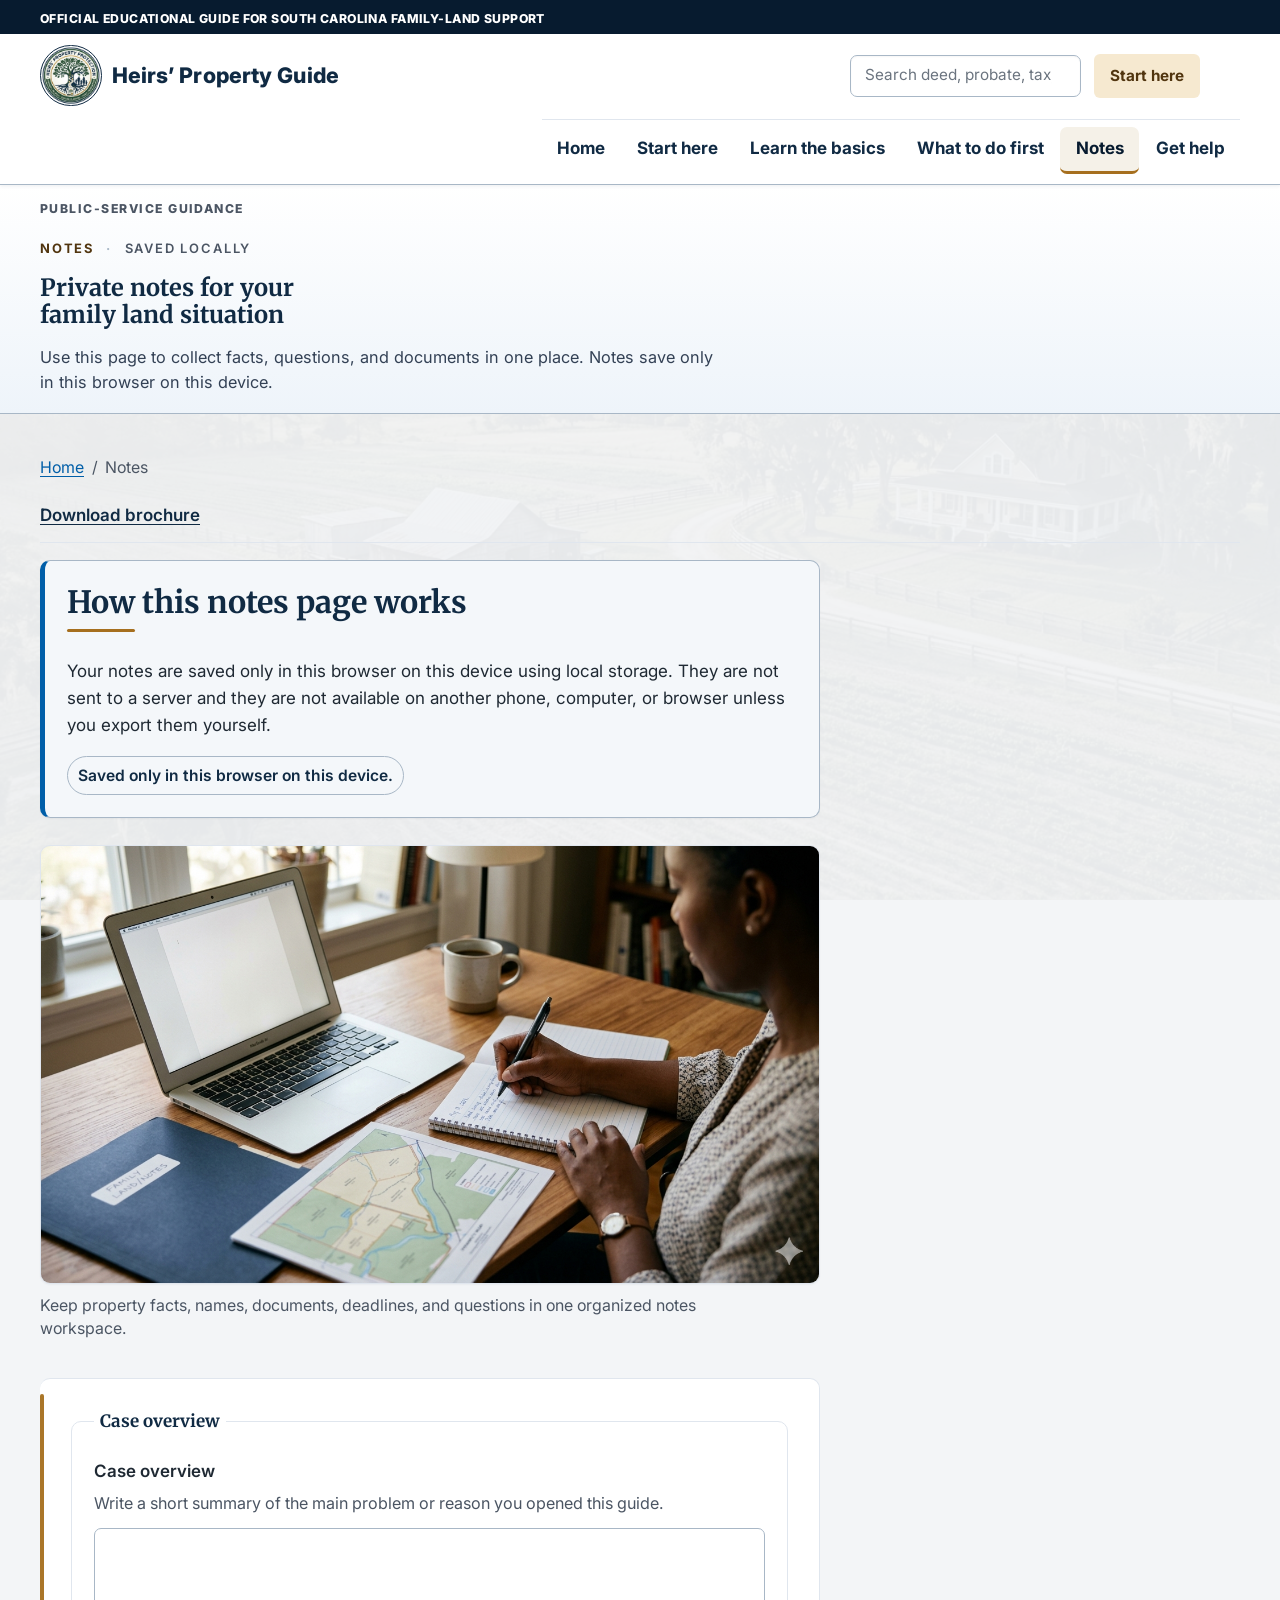
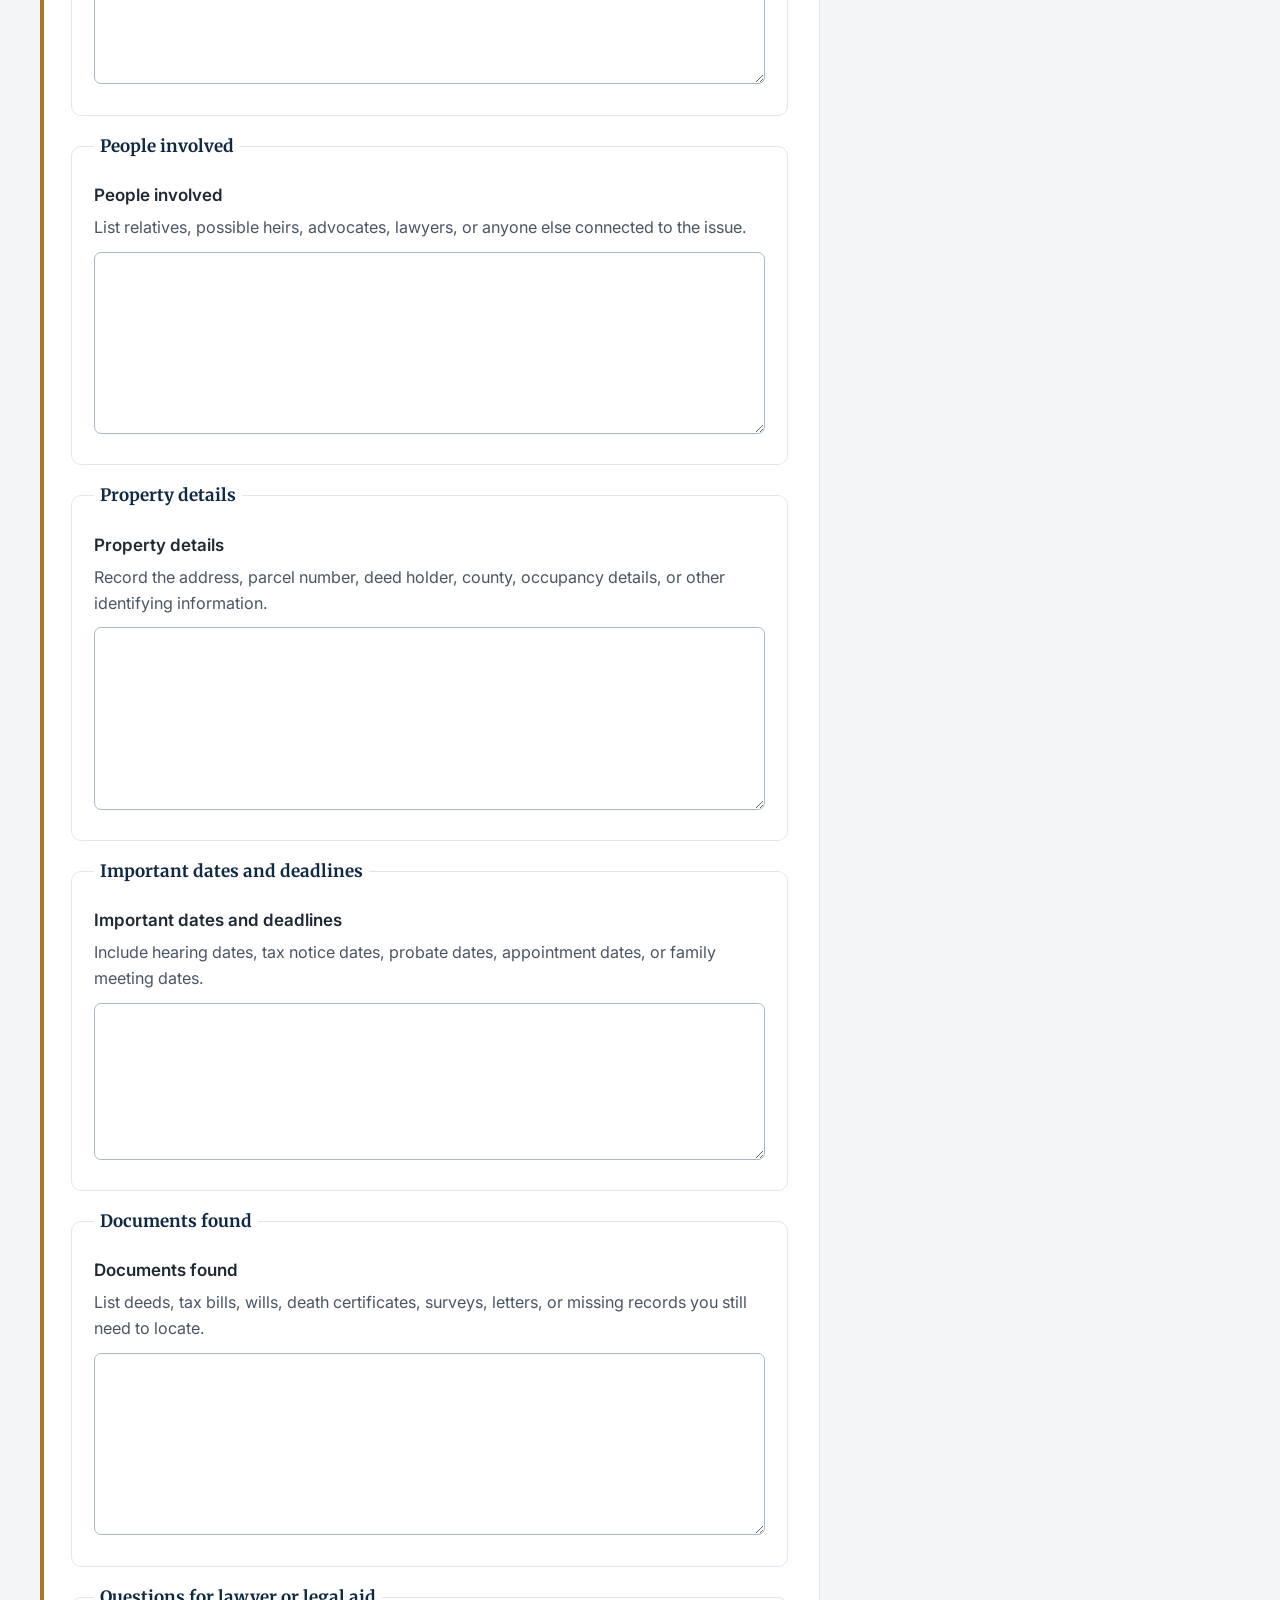
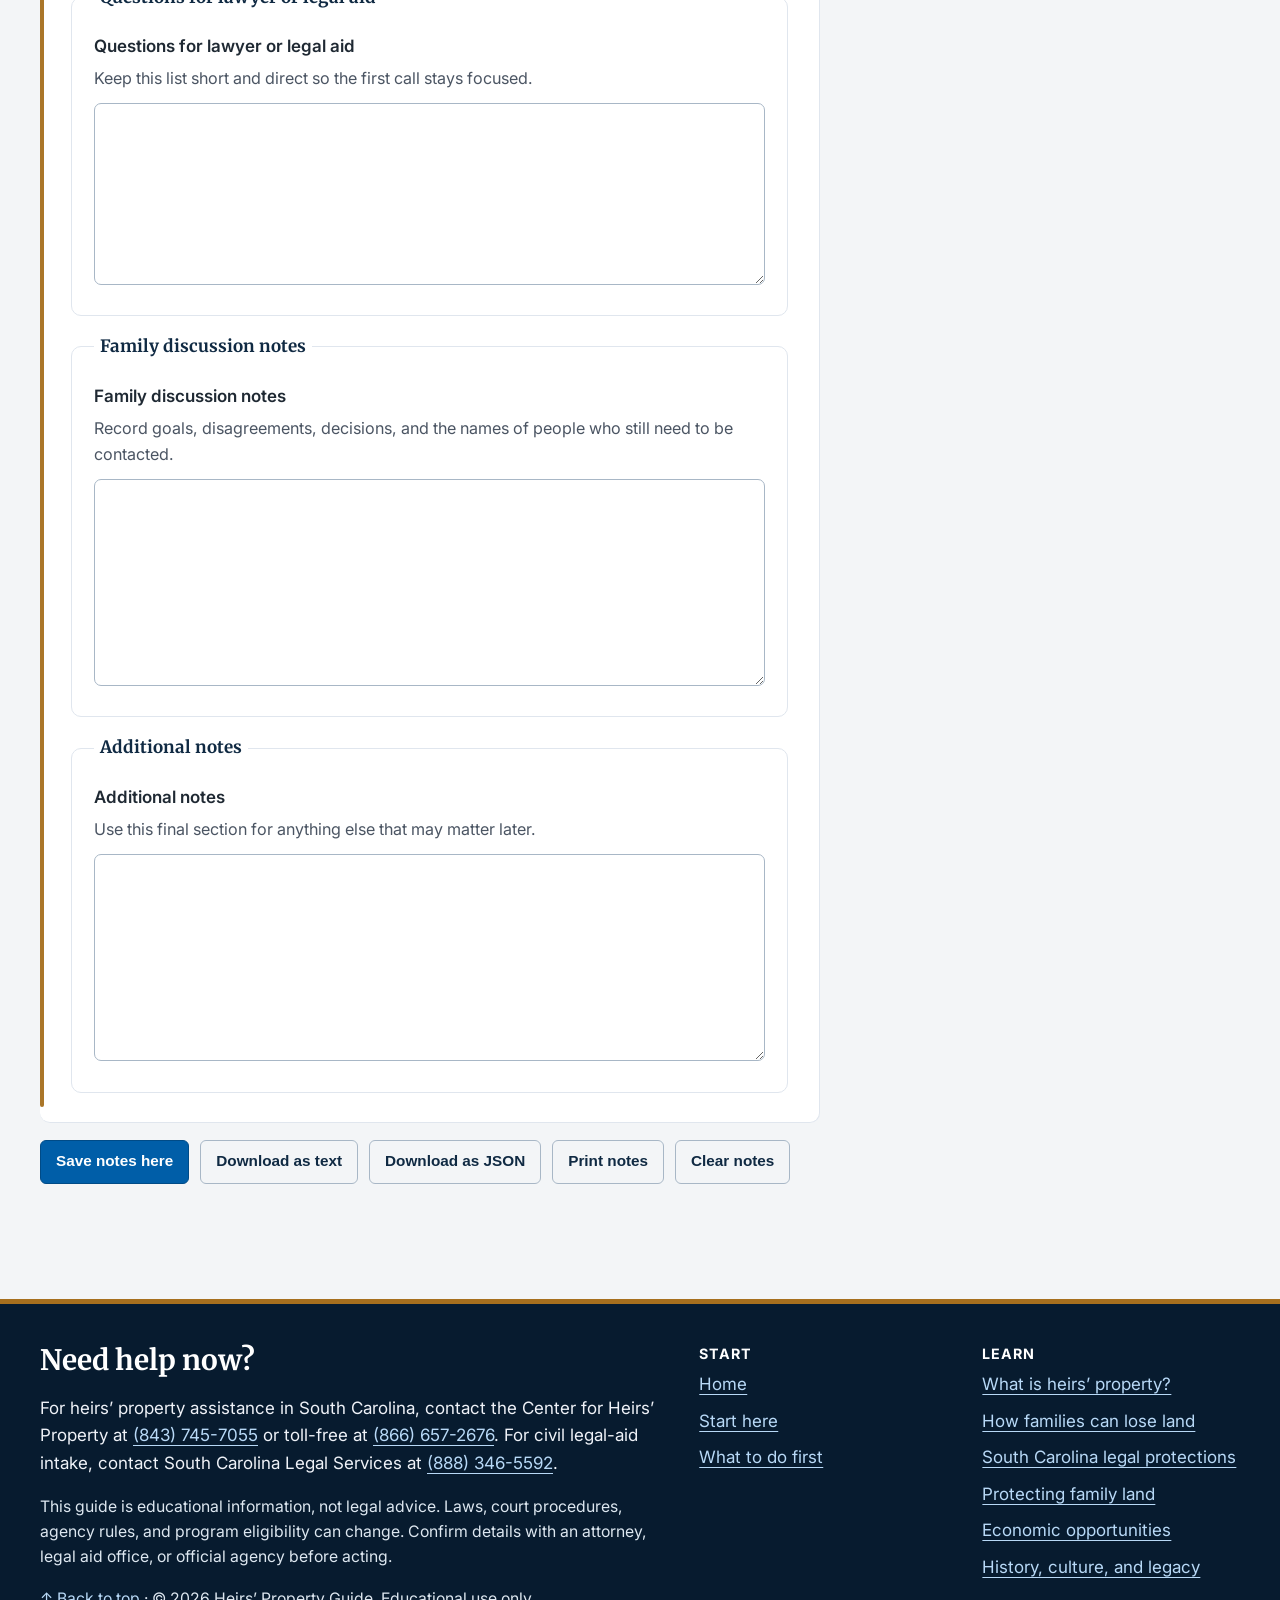
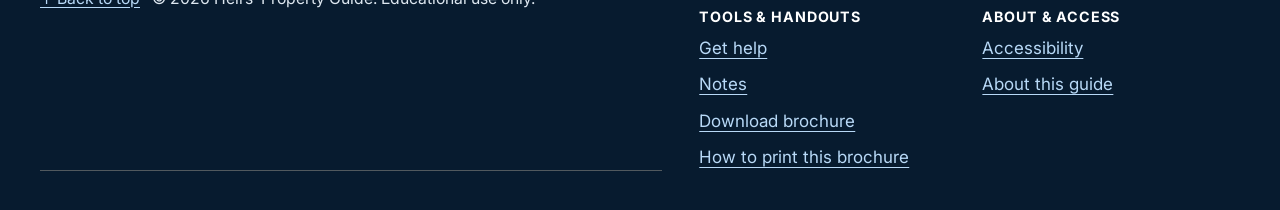
<file: notes.html>
<!DOCTYPE html>
<html lang="en">
<head>
  <meta charset="utf-8"><meta name="viewport" content="width=device-width, initial-scale=1">
  <title>Private notes | Heirs’ Property Guide</title>
  <meta name="description" content="Private notes for family land facts, questions, documents, and deadlines. Notes save only in this browser on this device.">
  <link rel="canonical" href="https://shamoka80.github.io/Heirs-Property/notes.html"><meta property="og:title" content="Private notes | Heirs’ Property Guide"><meta property="og:description" content="Private notes for family land facts, questions, documents, and deadlines. Notes save only in this browser on this device."><meta property="og:type" content="website"><meta property="og:image" content="https://shamoka80.github.io/Heirs-Property/assets/images/social-preview-2.png"><meta property="og:url" content="https://shamoka80.github.io/Heirs-Property/notes.html"><meta name="theme-color" content="#1F3A5F">
  <link rel="icon" href="assets/icons/favicon.ico" sizes="any"><link rel="icon" href="assets/icons/icon.svg" type="image/svg+xml"><link rel="apple-touch-icon" href="assets/icons/apple-touch-icon.png"><link rel="preconnect" href="https://fonts.googleapis.com"><link rel="preconnect" href="https://fonts.gstatic.com" crossorigin><link href="https://fonts.googleapis.com/css2?family=Inter:wght@400;500;600;700&family=Merriweather:wght@700&display=swap" rel="stylesheet"><link rel="stylesheet" href="assets/css/site.css?v=20260414"><link rel="stylesheet" href="assets/css/print.css" media="print">
</head>
<body>
  <a class="skip-link" href="#main">Skip to main content</a>
  <div class="mobile-help-strip no-print" role="region" aria-label="Urgent support"><div class="mobile-help-strip-inner"><p><strong>Need help now?</strong> South Carolina support</p><div class="mobile-help-actions"><a href="tel:+18437457055">Call Center</a><a href="tel:+18883465592">Call Legal Aid</a></div></div></div>
  <header class="site-header"><div class="header-inner"><a class="brand" href="index.html"><img class="brand-mark" src="assets/images/hpseal.png" alt="" aria-hidden="true" width="180" height="180" loading="eager" decoding="async"><span class="brand-text">Heirs’ Property Guide</span></a><div class="header-actions"><a class="top-link" href="start-here.html">Start here</a><button class="nav-toggle" type="button" data-nav-toggle aria-expanded="false" aria-controls="primary-nav">Menu</button></div><nav id="primary-nav" class="primary-nav" data-primary-nav aria-label="Primary"><ul><li><a href="index.html">Home</a></li><li><a href="start-here.html">Start here</a></li><li><a href="what-is-heirs-property.html">Learn the basics</a></li><li><a href="what-to-do-first.html">What to do first</a></li><li><a href="notes.html" aria-current="page">Notes</a></li><li><a href="resources-get-help.html">Get help</a></li></ul></nav></div></header>
  <header class="page-head masthead-utility"><div class="page-head-inner"><p class="kicker"><span class="eyebrow-category">NOTES</span><span class="eyebrow-separator">·</span><span class="eyebrow-descriptor">Saved locally</span></p><h1>Private notes for your family land situation</h1><p class="lead">Use this page to collect facts, questions, and documents in one place. Notes save only in this browser on this device.</p></div></header>
  <main id="main" class="page-wrap"><div class="container"><nav class="breadcrumbs" aria-label="Breadcrumb"><ol><li><a href="index.html">Home</a></li><li aria-current="page">Notes</li></ol></nav><div class="page-utilities no-print"><a class="utility-link" href="assets/downloads/protecting-family-land-trifold.pdf" download>Download brochure</a></div><div class="layout"><article class="page-main"><section class="notice-bar"><h2>How this notes page works</h2><p>Your notes are saved only in this browser on this device using local storage. They are not sent to a server and they are not available on another phone, computer, or browser unless you export them yourself.</p><p><span class="status" data-notes-status role="status" aria-live="polite">Saved only in this browser on this device.</span></p></section><figure class="content-visual"><img src="assets/images/private-notes-workspace_notes.png" alt="A private notes workspace with organized property facts, questions, documents, and deadlines." loading="lazy" decoding="async"><figcaption>Keep property facts, names, documents, deadlines, and questions in one organized notes workspace.</figcaption></figure><form class="form-grid section" data-notes-form><fieldset class="field-group"><legend>Case overview</legend><label for="case-overview">Case overview</label><p class="help-text">Write a short summary of the main problem or reason you opened this guide.</p><textarea id="case-overview" name="caseOverview" data-notes-field rows="5"></textarea></fieldset><fieldset class="field-group"><legend>People involved</legend><label for="people-involved">People involved</label><p class="help-text">List relatives, possible heirs, advocates, lawyers, or anyone else connected to the issue.</p><textarea id="people-involved" name="peopleInvolved" data-notes-field rows="6"></textarea></fieldset><fieldset class="field-group"><legend>Property details</legend><label for="property-details">Property details</label><p class="help-text">Record the address, parcel number, deed holder, county, occupancy details, or other identifying information.</p><textarea id="property-details" name="propertyDetails" data-notes-field rows="6"></textarea></fieldset><fieldset class="field-group"><legend>Important dates and deadlines</legend><label for="important-dates">Important dates and deadlines</label><p class="help-text">Include hearing dates, tax notice dates, probate dates, appointment dates, or family meeting dates.</p><textarea id="important-dates" name="importantDates" data-notes-field rows="5"></textarea></fieldset><fieldset class="field-group"><legend>Documents found</legend><label for="documents-found">Documents found</label><p class="help-text">List deeds, tax bills, wills, death certificates, surveys, letters, or missing records you still need to locate.</p><textarea id="documents-found" name="documentsFound" data-notes-field rows="6"></textarea></fieldset><fieldset class="field-group"><legend>Questions for lawyer or legal aid</legend><label for="questions-lawyer">Questions for lawyer or legal aid</label><p class="help-text">Keep this list short and direct so the first call stays focused.</p><textarea id="questions-lawyer" name="questionsForLawyer" data-notes-field rows="6"></textarea></fieldset><fieldset class="field-group"><legend>Family discussion notes</legend><label for="family-notes">Family discussion notes</label><p class="help-text">Record goals, disagreements, decisions, and the names of people who still need to be contacted.</p><textarea id="family-notes" name="familyDiscussionNotes" data-notes-field rows="7"></textarea></fieldset><fieldset class="field-group"><legend>Additional notes</legend><label for="additional-notes">Additional notes</label><p class="help-text">Use this final section for anything else that may matter later.</p><textarea id="additional-notes" name="additionalNotes" data-notes-field rows="7"></textarea></fieldset></form><div class="form-actions no-print"><button class="button" type="button" data-save-notes>Save notes here</button><button class="button-tertiary" type="button" data-export-notes="text">Download as text</button><button class="button-tertiary" type="button" data-export-notes="json">Download as JSON</button><button class="button-tertiary" type="button" data-print>Print notes</button><button class="button-tertiary" type="button" data-reset-notes>Clear notes</button></div></article></div></div></main>
  <footer class="footer" data-shared-footer></footer><script src="assets/js/storage.js"></script><script src="assets/js/site.js"></script><script src="assets/js/notes.js"></script>
</body>
</html>
</file>
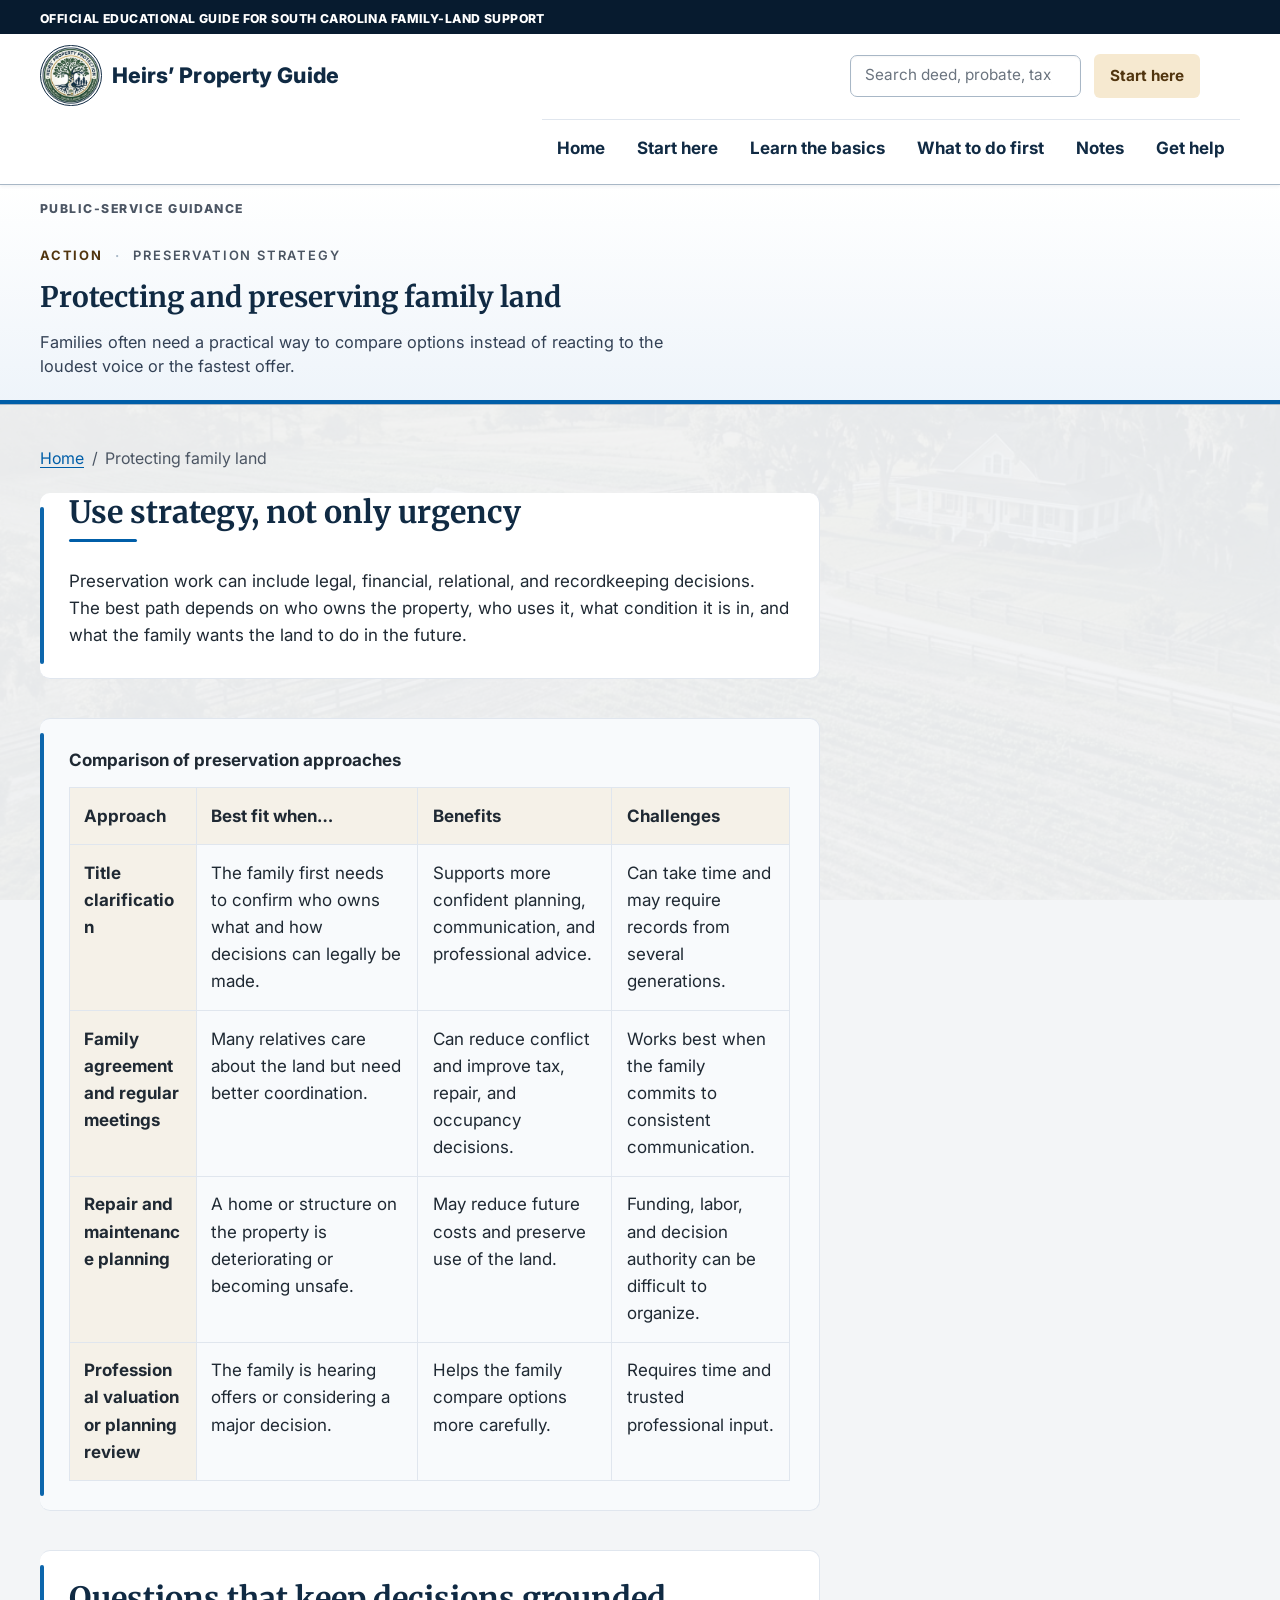
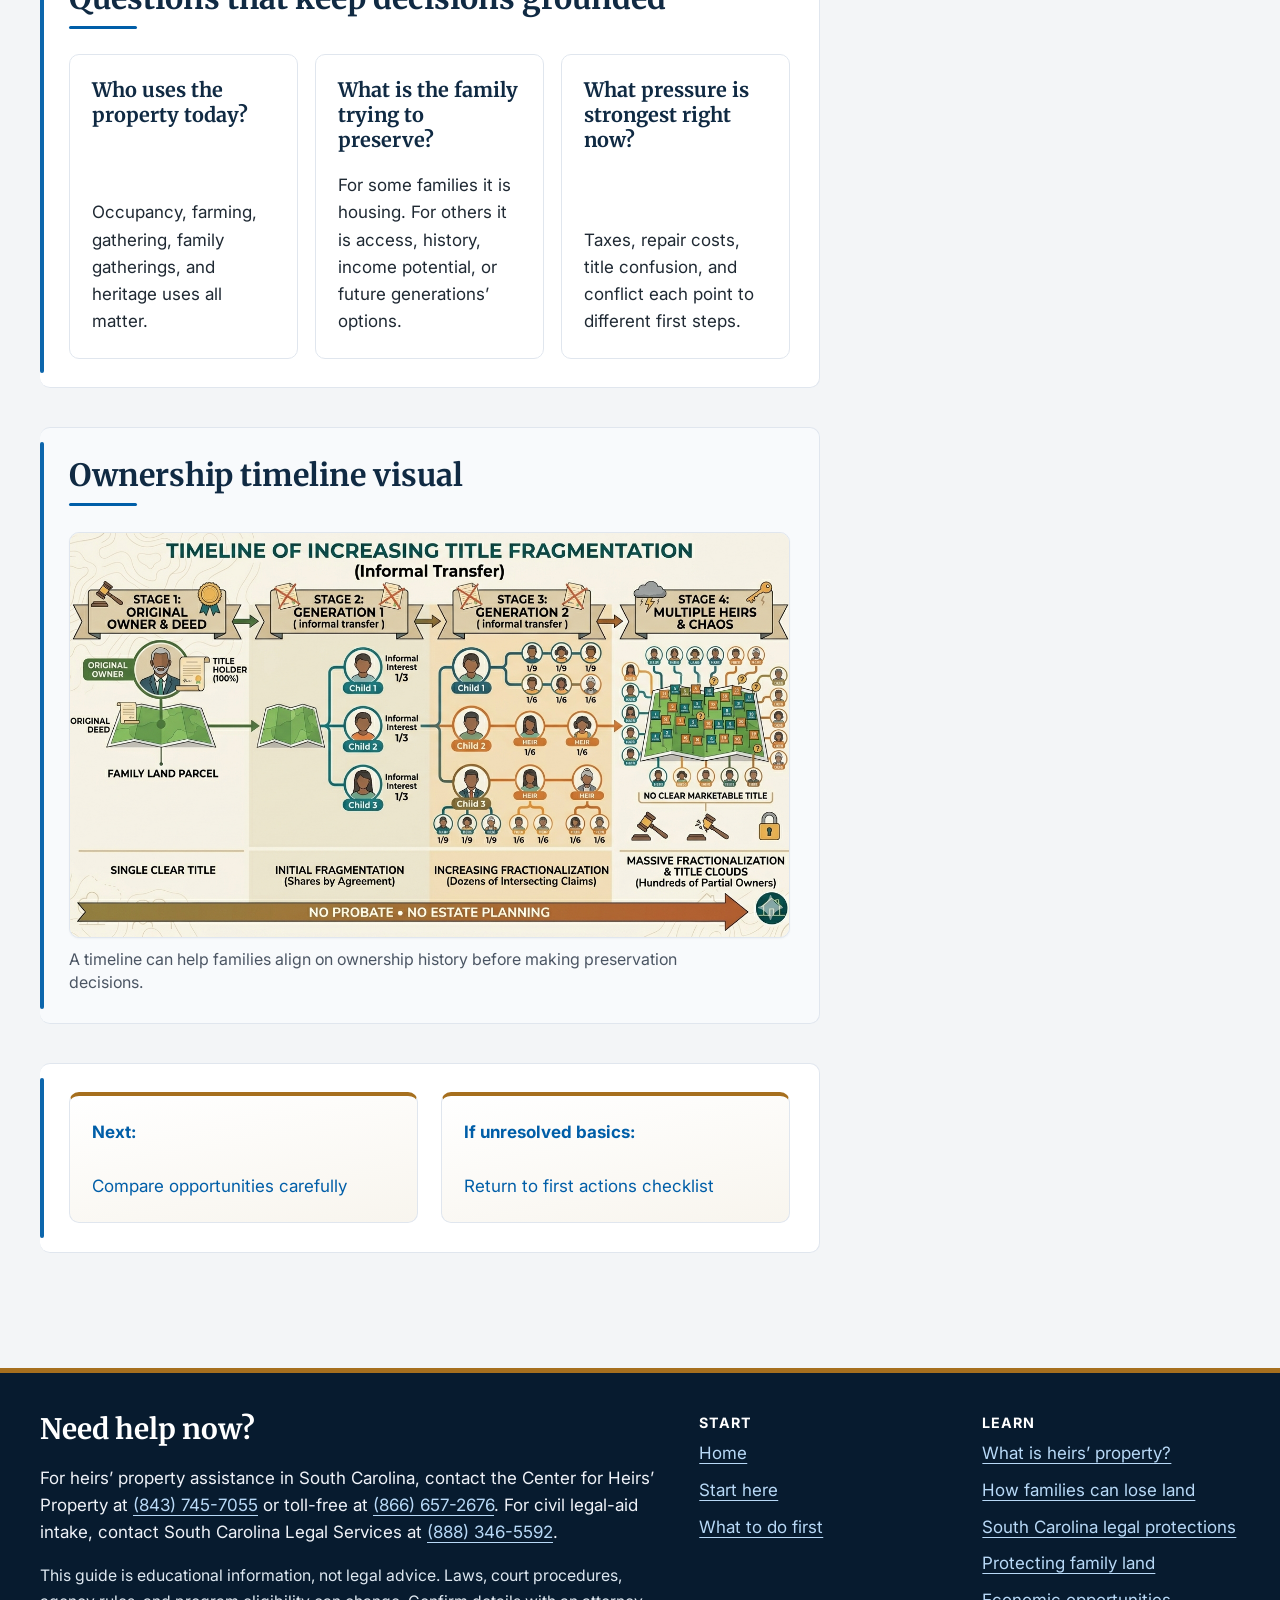
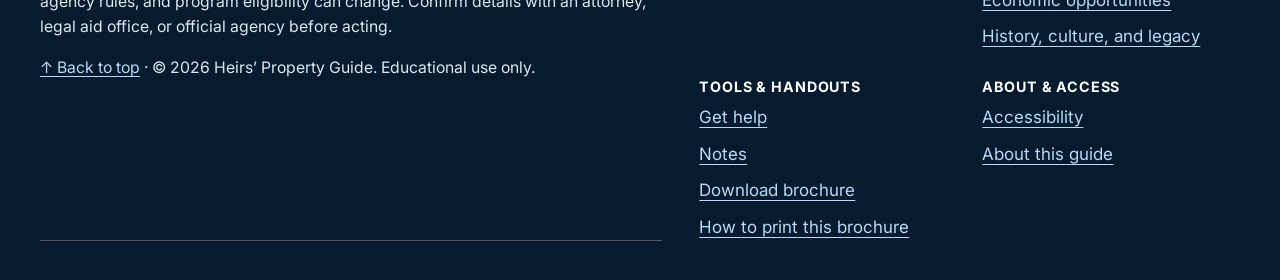
<file: protecting-preserving-family-land.html>
<!DOCTYPE html>
<html lang="en">
<head>
  <meta charset="utf-8">
  <meta name="viewport" content="width=device-width, initial-scale=1">
  <title>Protecting and preserving family land | Heirs’ Property Guide</title>
  <meta name="description" content="Preservation strategies and practical questions for families thinking about long-term stewardship.">
  <link rel="canonical" href="https://shamoka80.github.io/Heirs-Property/protecting-preserving-family-land.html">
  <meta property="og:title" content="Protecting and preserving family land | Heirs’ Property Guide">
  <meta property="og:description" content="Preservation strategies and practical questions for families thinking about long-term stewardship.">
  <meta property="og:type" content="website">
  <meta property="og:image" content="https://shamoka80.github.io/Heirs-Property/assets/images/social-preview-2.png">
  <meta property="og:url" content="https://shamoka80.github.io/Heirs-Property/protecting-preserving-family-land.html">
  <meta name="theme-color" content="#1F3A5F">
  <link rel="icon" href="assets/icons/favicon.ico" sizes="any">
  <link rel="icon" href="assets/icons/icon.svg" type="image/svg+xml">
  <link rel="apple-touch-icon" href="assets/icons/apple-touch-icon.png">
  <link rel="preconnect" href="https://fonts.googleapis.com">
  <link rel="preconnect" href="https://fonts.gstatic.com" crossorigin>
  <link href="https://fonts.googleapis.com/css2?family=Inter:wght@400;500;600;700&family=Merriweather:wght@700&display=swap" rel="stylesheet">
  <link rel="stylesheet" href="assets/css/site.css?v=20260414">
  <link rel="stylesheet" href="assets/css/print.css" media="print">
</head>
<body class="mode-action">
  <a class="skip-link" href="#main">Skip to main content</a>
  <div class="mobile-help-strip no-print" role="region" aria-label="Urgent support"><div class="mobile-help-strip-inner"><p><strong>Need help now?</strong> South Carolina support</p><div class="mobile-help-actions"><a href="tel:+18437457055">Call Center</a><a href="tel:+18883465592">Call Legal Aid</a></div></div></div>
  <header class="site-header"><div class="header-inner"><a class="brand" href="index.html"><img class="brand-mark" src="assets/images/hpseal.png" alt="" aria-hidden="true" width="180" height="180" loading="eager" decoding="async"><span class="brand-text">Heirs’ Property Guide</span></a><div class="header-actions"><a class="top-link" href="start-here.html">Start here</a><button class="nav-toggle" type="button" data-nav-toggle aria-expanded="false" aria-controls="primary-nav">Menu</button></div><nav id="primary-nav" class="primary-nav" data-primary-nav aria-label="Primary"><ul><li><a href="index.html">Home</a></li><li><a href="start-here.html">Start here</a></li><li><a href="what-is-heirs-property.html">Learn the basics</a></li><li><a href="what-to-do-first.html">What to do first</a></li><li><a href="notes.html">Notes</a></li><li><a href="resources-get-help.html">Get help</a></li></ul></nav></div></header>
  <header class="page-head"><div class="page-head-inner"><p class="kicker"><span class="eyebrow-category">ACTION</span><span class="eyebrow-separator">·</span><span class="eyebrow-descriptor">Preservation strategy</span></p><h1>Protecting and preserving family land</h1><p class="lead">Families often need a practical way to compare options instead of reacting to the loudest voice or the fastest offer.</p></div></header>
  <main id="main" class="page-wrap"><div class="container"><nav class="breadcrumbs" aria-label="Breadcrumb"><ol><li><a href="index.html">Home</a></li><li aria-current="page">Protecting family land</li></ol></nav><div class="layout"><article class="page-main"><section class="section"><h2>Use strategy, not only urgency</h2><p>Preservation work can include legal, financial, relational, and recordkeeping decisions. The best path depends on who owns the property, who uses it, what condition it is in, and what the family wants the land to do in the future.</p></section><section class="section table-wrap"><table><caption>Comparison of preservation approaches</caption><thead><tr><th scope="col">Approach</th><th scope="col">Best fit when…</th><th scope="col">Benefits</th><th scope="col">Challenges</th></tr></thead><tbody><tr><th scope="row">Title clarification</th><td>The family first needs to confirm who owns what and how decisions can legally be made.</td><td>Supports more confident planning, communication, and professional advice.</td><td>Can take time and may require records from several generations.</td></tr><tr><th scope="row">Family agreement and regular meetings</th><td>Many relatives care about the land but need better coordination.</td><td>Can reduce conflict and improve tax, repair, and occupancy decisions.</td><td>Works best when the family commits to consistent communication.</td></tr><tr><th scope="row">Repair and maintenance planning</th><td>A home or structure on the property is deteriorating or becoming unsafe.</td><td>May reduce future costs and preserve use of the land.</td><td>Funding, labor, and decision authority can be difficult to organize.</td></tr><tr><th scope="row">Professional valuation or planning review</th><td>The family is hearing offers or considering a major decision.</td><td>Helps the family compare options more carefully.</td><td>Requires time and trusted professional input.</td></tr></tbody></table></section><section class="section"><h2>Questions that keep decisions grounded</h2><div class="prompt-grid"><article class="card"><h3>Who uses the property today?</h3><p>Occupancy, farming, gathering, family gatherings, and heritage uses all matter.</p></article><article class="card"><h3>What is the family trying to preserve?</h3><p>For some families it is housing. For others it is access, history, income potential, or future generations’ options.</p></article><article class="card"><h3>What pressure is strongest right now?</h3><p>Taxes, repair costs, title confusion, and conflict each point to different first steps.</p></article></div></section><section class="section"><h2>Ownership timeline visual</h2><figure class="feature-image content-visual"><img src="assets/images/title-timeline-placeholder.png" alt="Timeline showing ownership passing through several generations without a clear title plan." width="1408" height="768" loading="lazy" decoding="async"><figcaption>A timeline can help families align on ownership history before making preservation decisions.</figcaption></figure></section><nav class="section next-step-panel" aria-label="Next steps"><div class="card-grid"><a class="card" href="economic-opportunities.html"><strong>Next:</strong><br>Compare opportunities carefully</a><a class="card" href="what-to-do-first.html"><strong>If unresolved basics:</strong><br>Return to first actions checklist</a></div></nav></article></div></div></main>
  <footer class="footer" data-shared-footer></footer><script src="assets/js/storage.js"></script><script src="assets/js/site.js"></script>
</body>
</html>
</file>
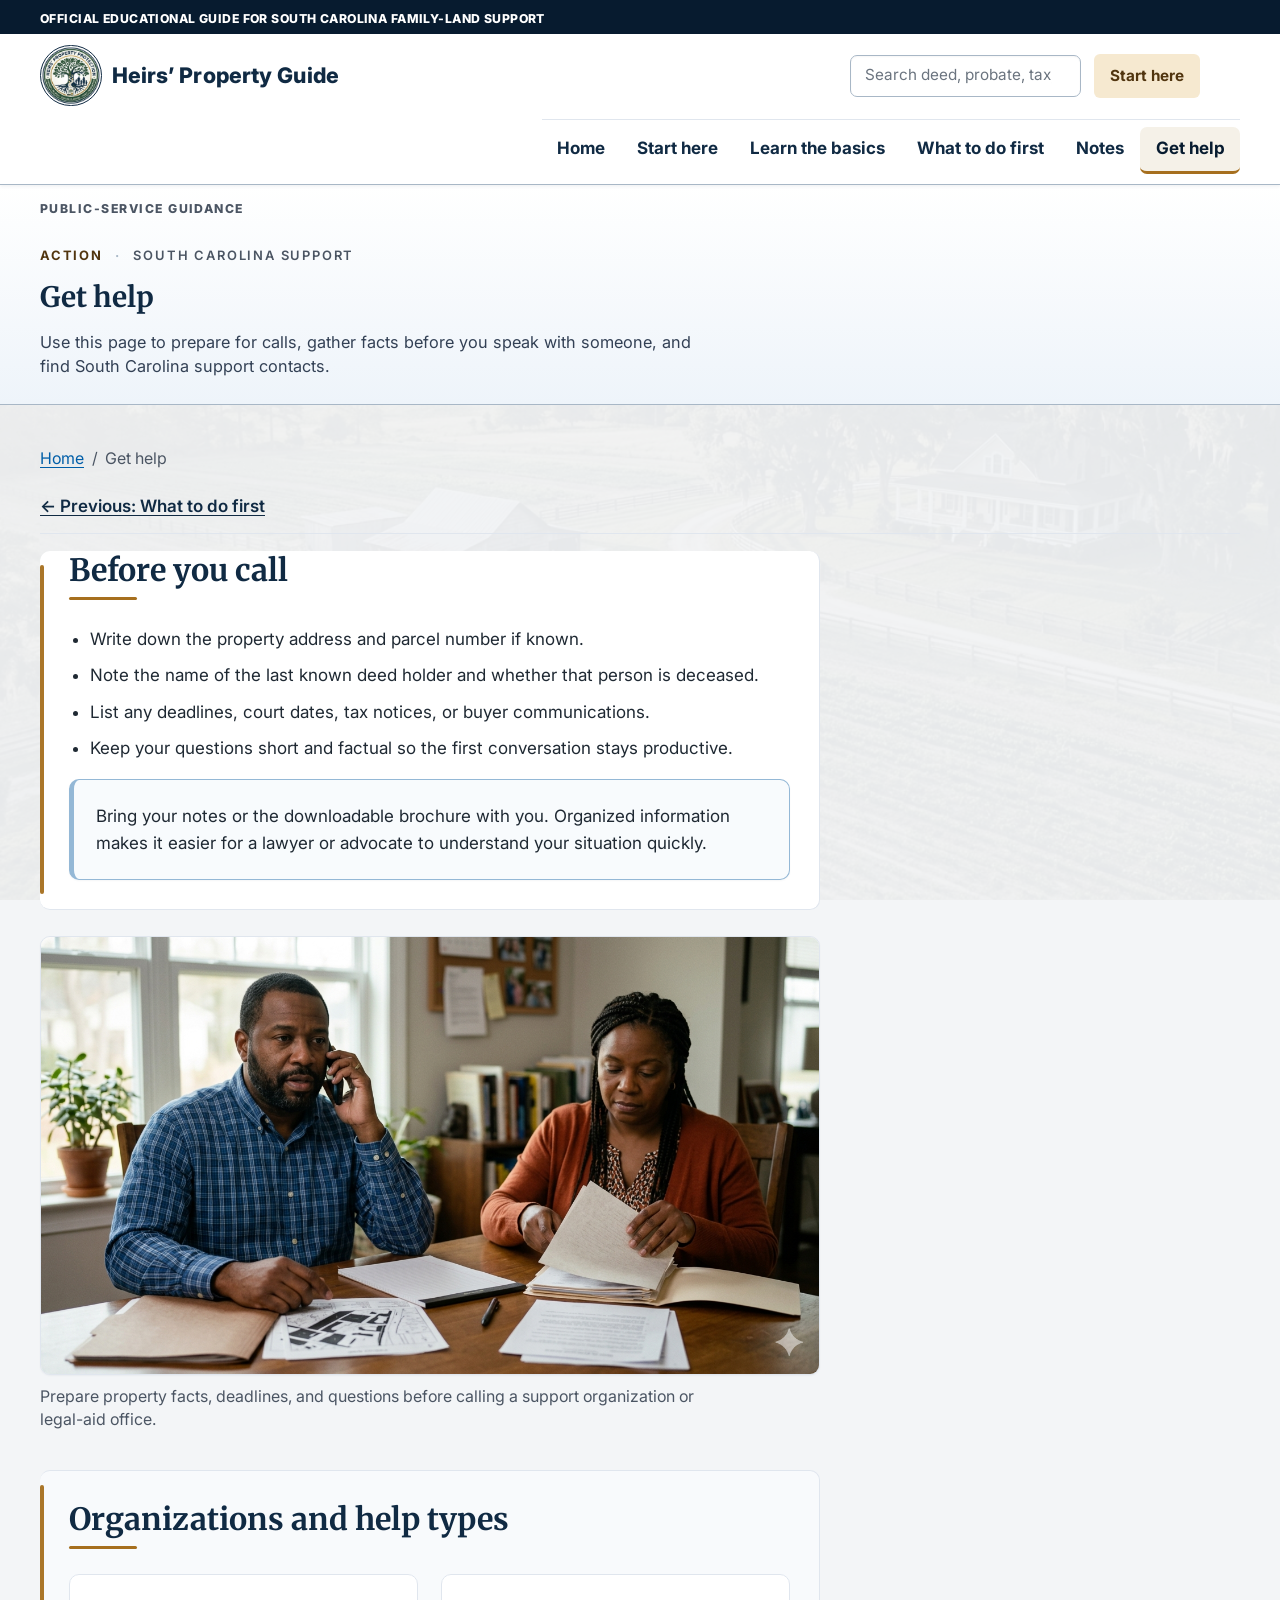
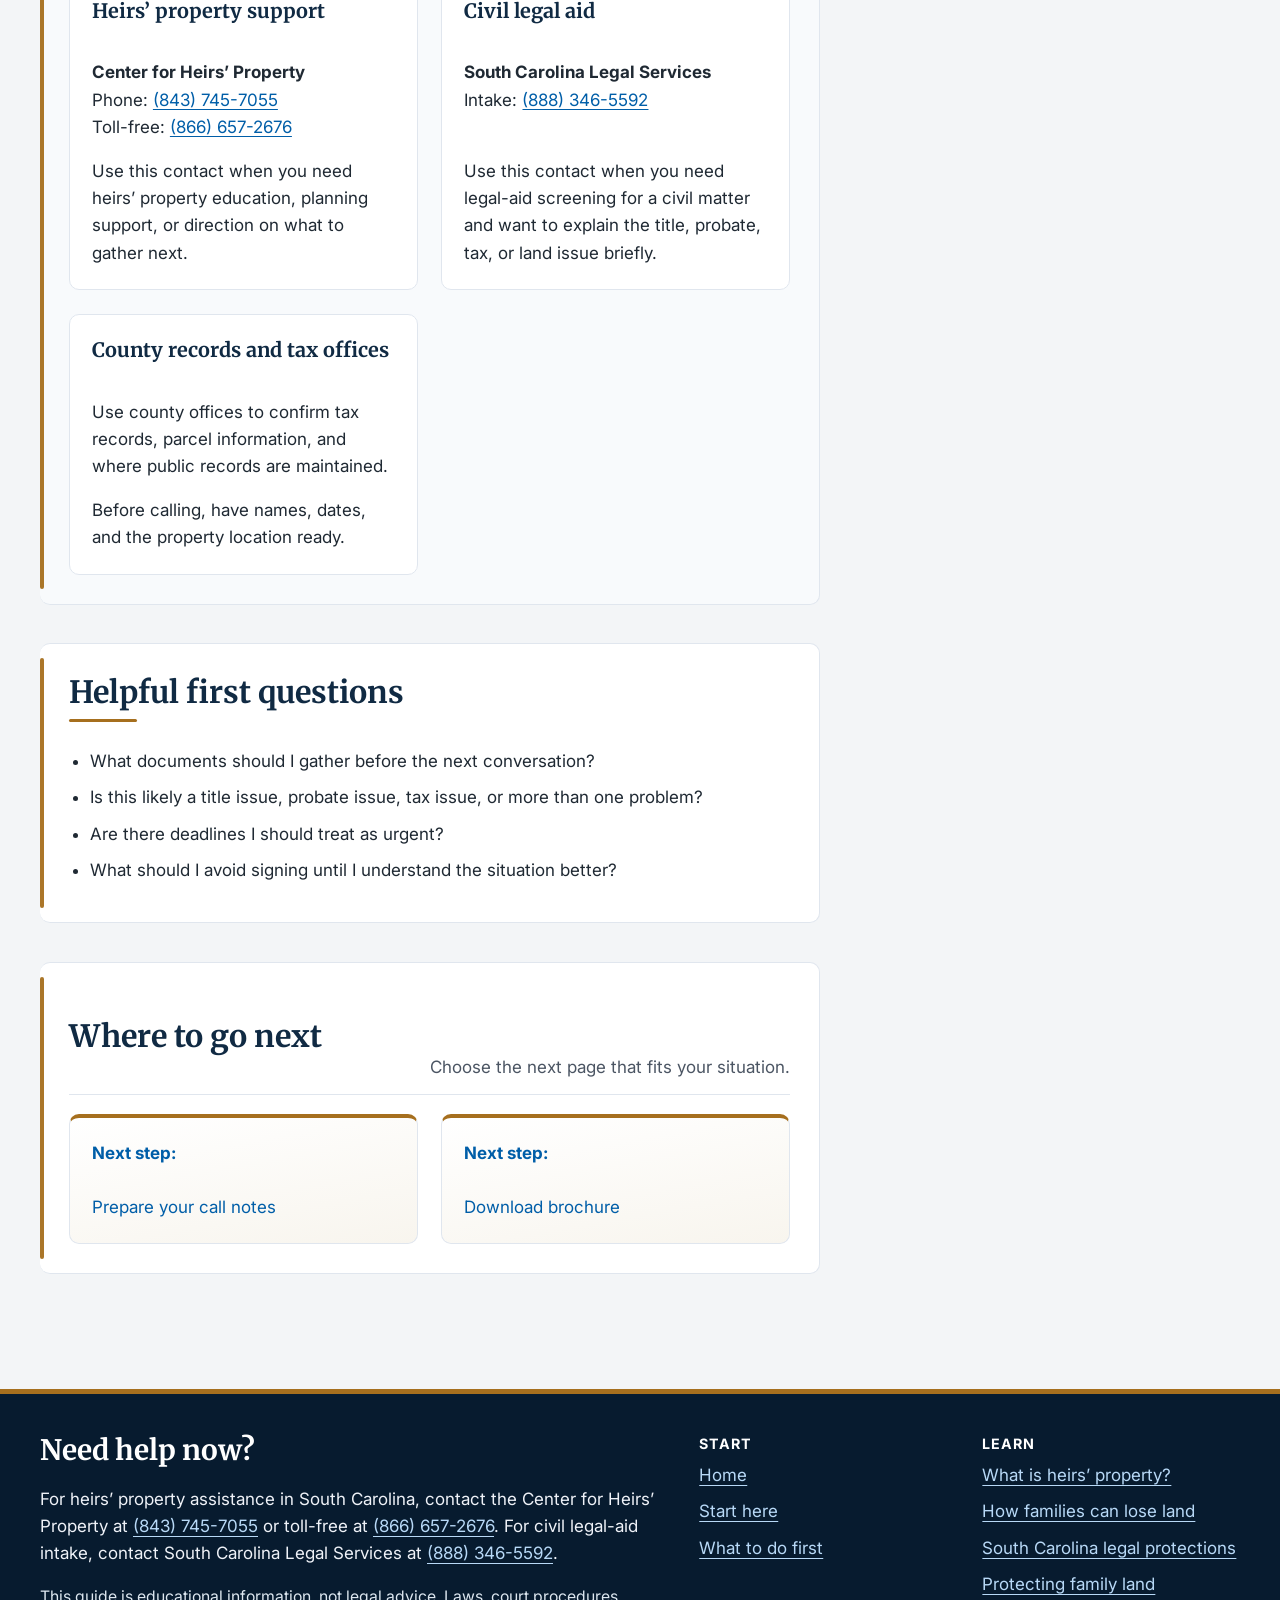
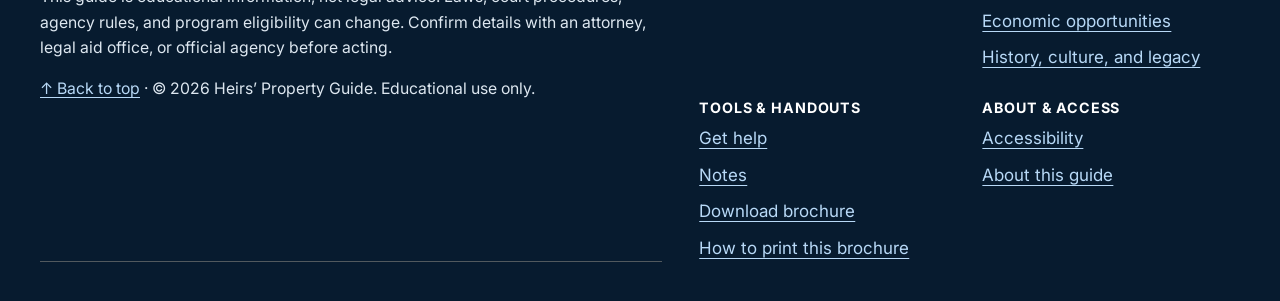
<file: resources-get-help.html>
<!DOCTYPE html>
<html lang="en">
<head>
  <meta charset="utf-8"><meta name="viewport" content="width=device-width, initial-scale=1">
  <title>Get help | Heirs’ Property Guide</title>
  <meta name="description" content="South Carolina support contacts and what to have ready before calling about heirs’ property or family land.">
  <link rel="canonical" href="https://shamoka80.github.io/Heirs-Property/resources-get-help.html"><meta property="og:title" content="Get help | Heirs’ Property Guide"><meta property="og:description" content="South Carolina support contacts and what to have ready before calling about heirs’ property or family land."><meta property="og:type" content="website"><meta property="og:image" content="https://shamoka80.github.io/Heirs-Property/assets/images/social-preview-2.png"><meta property="og:url" content="https://shamoka80.github.io/Heirs-Property/resources-get-help.html"><meta name="theme-color" content="#1F3A5F">
  <link rel="icon" href="assets/icons/favicon.ico" sizes="any"><link rel="icon" href="assets/icons/icon.svg" type="image/svg+xml"><link rel="apple-touch-icon" href="assets/icons/apple-touch-icon.png"><link rel="preconnect" href="https://fonts.googleapis.com"><link rel="preconnect" href="https://fonts.gstatic.com" crossorigin><link href="https://fonts.googleapis.com/css2?family=Inter:wght@400;500;600;700&family=Merriweather:wght@700&display=swap" rel="stylesheet"><link rel="stylesheet" href="assets/css/site.css?v=20260414"><link rel="stylesheet" href="assets/css/print.css" media="print">
</head>
<body data-step="4">
  <a class="skip-link" href="#main">Skip to main content</a>
  <div class="mobile-help-strip no-print" role="region" aria-label="Urgent support"><div class="mobile-help-strip-inner"><p><strong>Need help now?</strong> South Carolina support</p><div class="mobile-help-actions"><a href="tel:+18437457055">Call Center</a><a href="tel:+18883465592">Call Legal Aid</a></div></div></div>
  <header class="site-header"><div class="header-inner"><a class="brand" href="index.html"><img class="brand-mark" src="assets/images/hpseal.png" alt="" aria-hidden="true" width="180" height="180" loading="eager" decoding="async"><span class="brand-text">Heirs’ Property Guide</span></a><div class="header-actions"><a class="top-link" href="start-here.html">Start here</a><button class="nav-toggle" type="button" data-nav-toggle aria-expanded="false" aria-controls="primary-nav">Menu</button></div><nav id="primary-nav" class="primary-nav" data-primary-nav aria-label="Primary"><ul><li><a href="index.html">Home</a></li><li><a href="start-here.html">Start here</a></li><li><a href="what-is-heirs-property.html">Learn the basics</a></li><li><a href="what-to-do-first.html">What to do first</a></li><li><a href="notes.html">Notes</a></li><li><a href="resources-get-help.html" aria-current="page">Get help</a></li></ul></nav></div></header>
  <header class="page-head"><div class="page-head-inner"><p class="kicker"><span class="eyebrow-category">ACTION</span><span class="eyebrow-separator">·</span><span class="eyebrow-descriptor">South Carolina support</span></p><h1>Get help</h1><p class="lead">Use this page to prepare for calls, gather facts before you speak with someone, and find South Carolina support contacts.</p></div></header>
  <main id="main" class="page-wrap"><div class="container"><nav class="breadcrumbs" aria-label="Breadcrumb"><ol><li><a href="index.html">Home</a></li><li aria-current="page">Get help</li></ol></nav><ol class="progress-steps" aria-label="Guide progress"><li>Start here</li><li>Learn the basics</li><li>What to do first</li><li>Get help</li></ol><div class="page-utilities no-print"><a class="utility-link" href="what-to-do-first.html">← Previous: What to do first</a></div><div class="layout"><article class="page-main"><section class="section"><h2>Before you call</h2><ul class="plain-list"><li>Write down the property address and parcel number if known.</li><li>Note the name of the last known deed holder and whether that person is deceased.</li><li>List any deadlines, court dates, tax notices, or buyer communications.</li><li>Keep your questions short and factual so the first conversation stays productive.</li></ul><div class="callout"><p>Bring your notes or the downloadable brochure with you. Organized information makes it easier for a lawyer or advocate to understand your situation quickly.</p></div></section><figure class="content-visual"><img src="assets/images/support-call-preparation_resources-get-help.png" alt="A person preparing records and notes before calling a support organization for help." loading="lazy" decoding="async"><figcaption>Prepare property facts, deadlines, and questions before calling a support organization or legal-aid office.</figcaption></figure><section class="section"><h2>Organizations and help types</h2><div class="resource-grid"><article class="resource-card"><h3>Heirs’ property support</h3><p><strong>Center for Heirs’ Property</strong><br>Phone: <a href="tel:+18437457055">(843) 745-7055</a><br>Toll-free: <a href="tel:+18666572676">(866) 657-2676</a></p><p>Use this contact when you need heirs’ property education, planning support, or direction on what to gather next.</p></article><article class="resource-card"><h3>Civil legal aid</h3><p><strong>South Carolina Legal Services</strong><br>Intake: <a href="tel:+18883465592">(888) 346-5592</a></p><p>Use this contact when you need legal-aid screening for a civil matter and want to explain the title, probate, tax, or land issue briefly.</p></article><article class="resource-card"><h3>County records and tax offices</h3><p>Use county offices to confirm tax records, parcel information, and where public records are maintained.</p><p>Before calling, have names, dates, and the property location ready.</p></article></div></section><section class="section"><h2>Helpful first questions</h2><ul class="question-list"><li>What documents should I gather before the next conversation?</li><li>Is this likely a title issue, probate issue, tax issue, or more than one problem?</li><li>Are there deadlines I should treat as urgent?</li><li>What should I avoid signing until I understand the situation better?</li></ul></section></article></div></div></main>
  <footer class="footer" data-shared-footer></footer><script src="assets/js/storage.js"></script><script src="assets/js/site.js"></script>
</body>
</html>
</file>
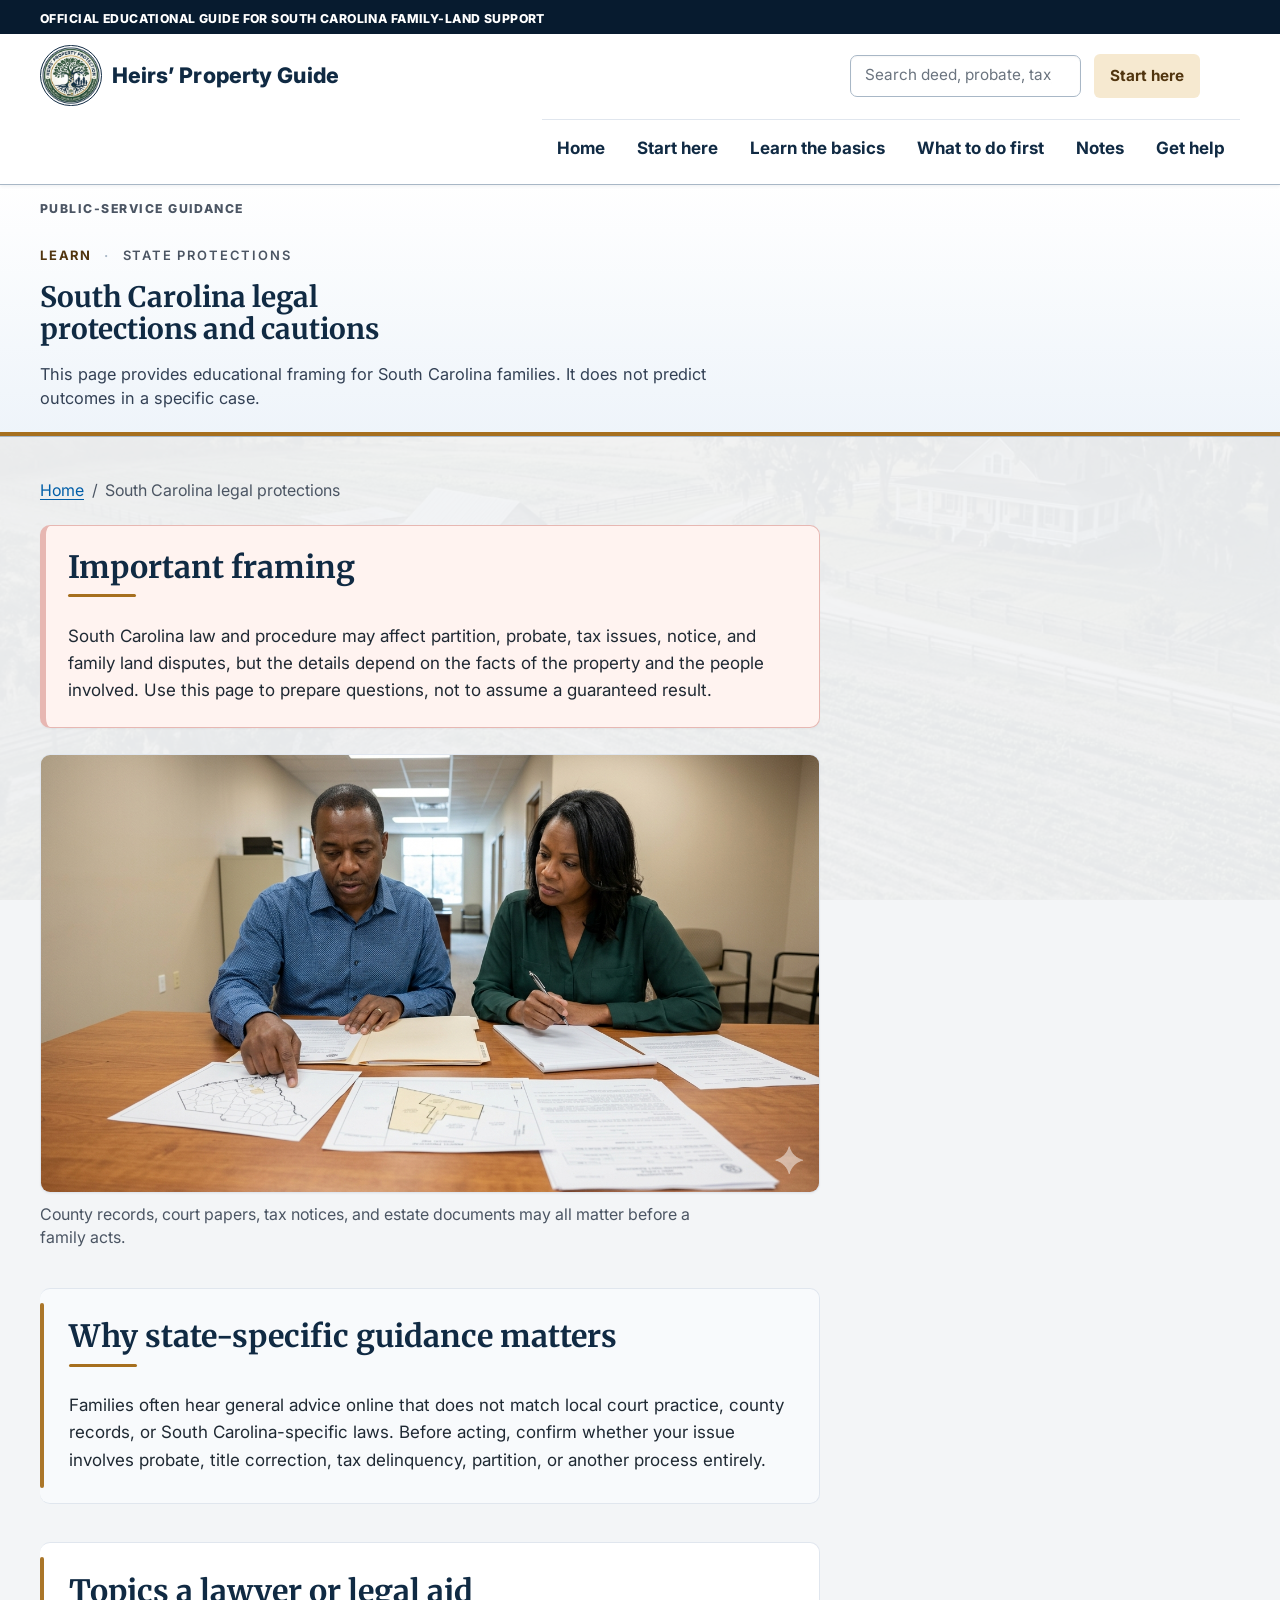
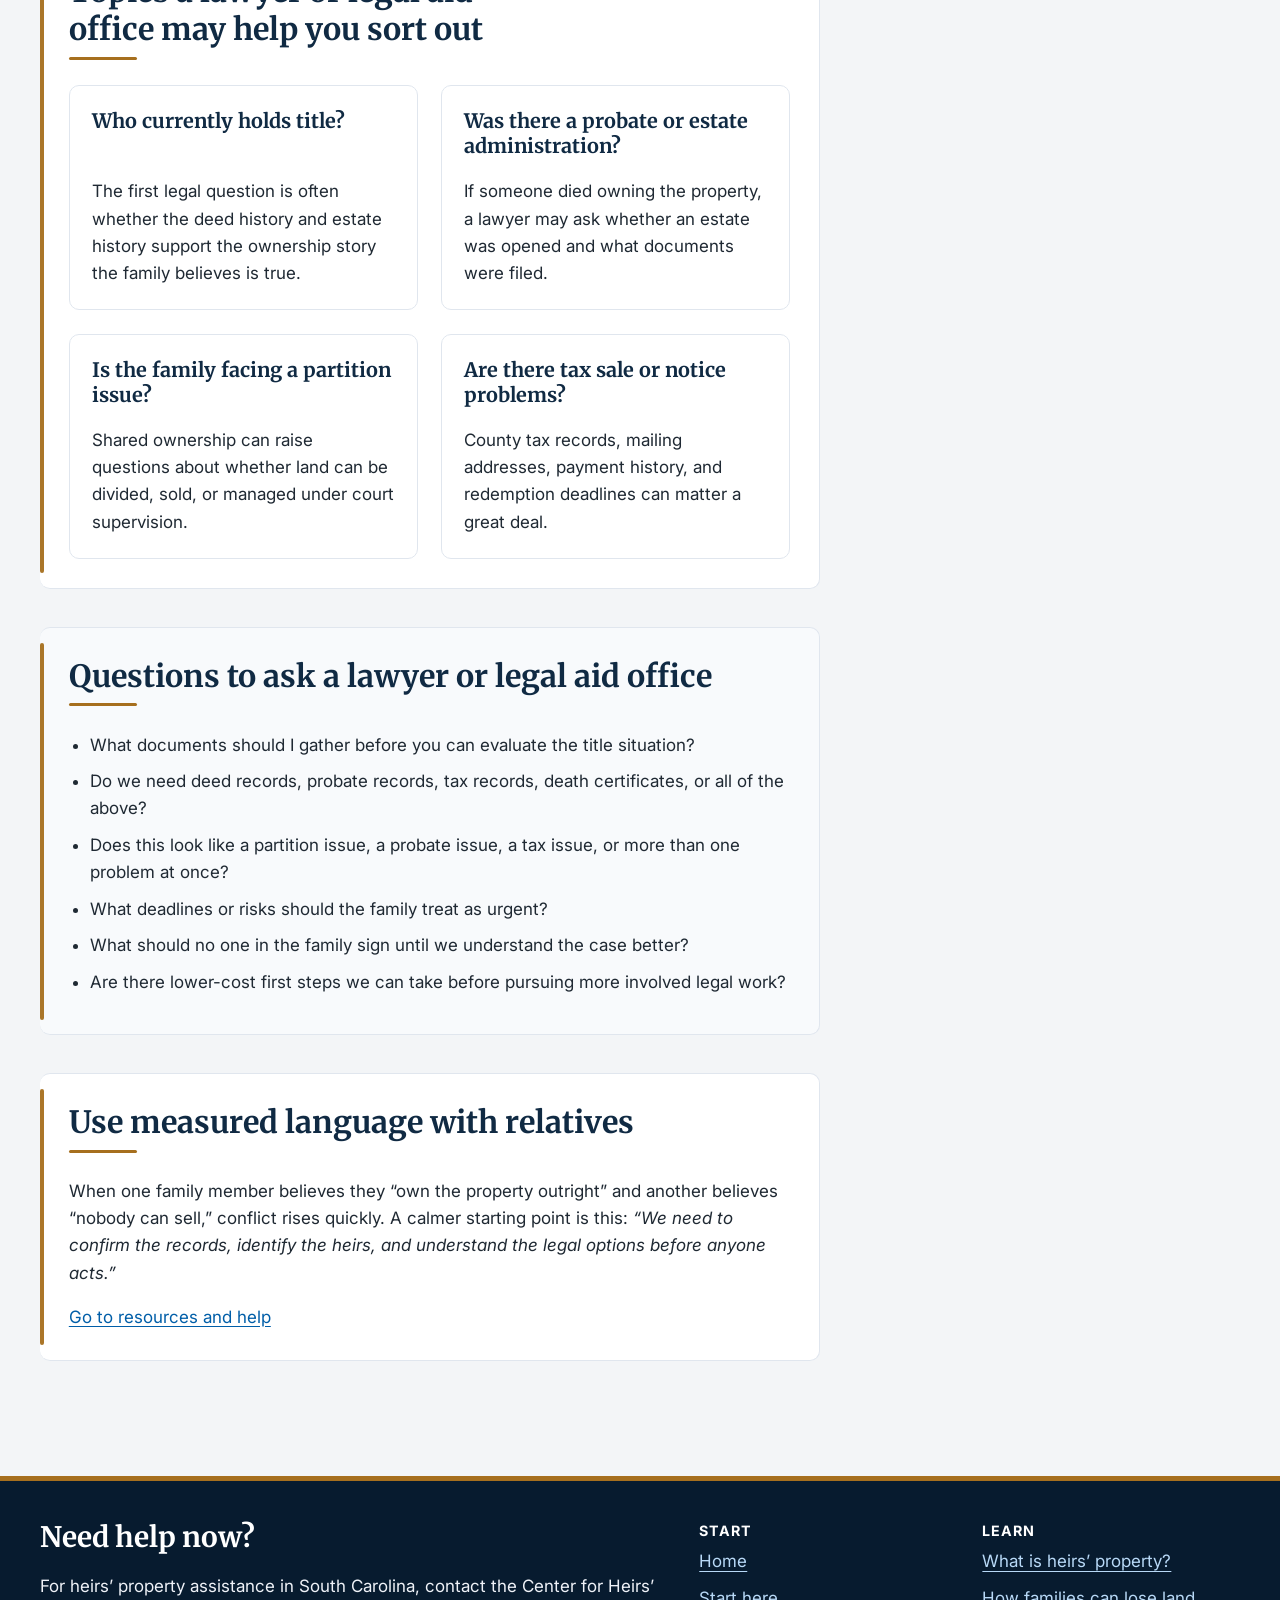
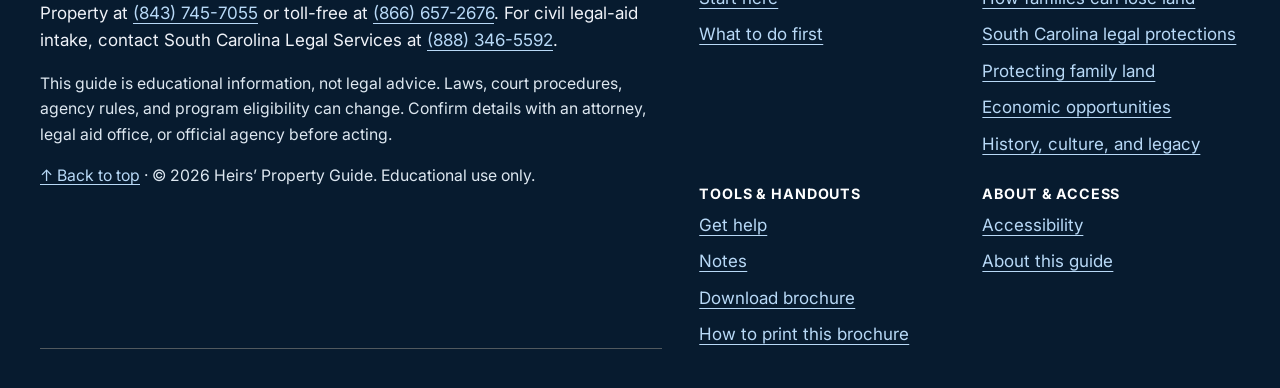
<file: south-carolina-legal-protections.html>
<!DOCTYPE html>
<html lang="en">
<head>
  <meta charset="utf-8">
  <meta name="viewport" content="width=device-width, initial-scale=1">
  <title>South Carolina legal protections | Heirs’ Property Guide</title>
    <meta name="description" content="South Carolina-specific educational information about heirs’ property issues, legal protections, and questions to ask a lawyer or legal aid office.">
    <link rel="canonical" href="https://shamoka80.github.io/Heirs-Property/south-carolina-legal-protections.html">
    <meta property="og:title" content="South Carolina legal protections | Heirs’ Property Guide">
    <meta property="og:description" content="South Carolina-specific educational information about heirs’ property issues, legal protections, and questions to ask a lawyer or legal aid office.">
    <meta property="og:type" content="website">
    <meta property="og:image" content="https://shamoka80.github.io/Heirs-Property/assets/images/social-preview-2.png">
    <meta property="og:url" content="https://shamoka80.github.io/Heirs-Property/south-carolina-legal-protections.html">
    <meta name="theme-color" content="#1F3A5F">
    <link rel="icon" href="assets/icons/favicon.ico" sizes="any">
    <link rel="icon" href="assets/icons/icon.svg" type="image/svg+xml">
    <link rel="apple-touch-icon" href="assets/icons/apple-touch-icon.png">
    <link rel="preconnect" href="https://fonts.googleapis.com">
    <link rel="preconnect" href="https://fonts.gstatic.com" crossorigin>
    <link href="https://fonts.googleapis.com/css2?family=Inter:wght@400;500;600;700&family=Merriweather:wght@700&display=swap" rel="stylesheet">
    <link rel="stylesheet" href="assets/css/site.css?v=20260414">
    <link rel="stylesheet" href="assets/css/print.css" media="print">
</head>
<body class="mode-learning">
  <a class="skip-link" href="#main">Skip to main content</a>
  <div class="mobile-help-strip no-print" role="region" aria-label="Urgent support"><div class="mobile-help-strip-inner"><p><strong>Need help now?</strong> South Carolina support</p><div class="mobile-help-actions"><a href="tel:+18437457055">Call Center</a><a href="tel:+18883465592">Call Legal Aid</a></div></div></div>
  <header class="site-header"><div class="header-inner"><a class="brand" href="index.html"><img class="brand-mark" src="assets/images/hpseal.png" alt="" aria-hidden="true" width="180" height="180" loading="eager" decoding="async"><span class="brand-text">Heirs’ Property Guide</span></a><div class="header-actions"><a class="top-link" href="start-here.html">Start here</a><button class="nav-toggle" type="button" data-nav-toggle aria-expanded="false" aria-controls="primary-nav">Menu</button></div><nav id="primary-nav" class="primary-nav" data-primary-nav aria-label="Primary"><ul><li><a href="index.html">Home</a></li><li><a href="start-here.html">Start here</a></li><li><a href="what-is-heirs-property.html">Learn the basics</a></li><li><a href="what-to-do-first.html">What to do first</a></li><li><a href="notes.html">Notes</a></li><li><a href="resources-get-help.html">Get help</a></li></ul></nav></div></header>
  <header class="page-head"><div class="page-head-inner"><p class="kicker"><span class="eyebrow-category">LEARN</span><span class="eyebrow-separator">·</span><span class="eyebrow-descriptor">State protections</span></p><h1>South Carolina legal protections and cautions</h1><p class="lead">This page provides educational framing for South Carolina families. It does not predict outcomes in a specific case.</p></div></header>
  <main id="main" class="page-wrap"><div class="container"><nav class="breadcrumbs" aria-label="Breadcrumb"><ol><li><a href="index.html">Home</a></li><li aria-current="page">South Carolina legal protections</li></ol></nav><div class="layout"><article class="page-main"><section class="warning"><h2>Important framing</h2><p>South Carolina law and procedure may affect partition, probate, tax issues, notice, and family land disputes, but the details depend on the facts of the property and the people involved. Use this page to prepare questions, not to assume a guaranteed result.</p></section><figure class="content-visual"><img src="assets/images/county-records-review_south-carolina-legal-protections.png" alt="A person reviewing county property records and legal documents at a desk." loading="lazy" decoding="async"><figcaption>County records, court papers, tax notices, and estate documents may all matter before a family acts.</figcaption></figure><section class="section"><h2>Why state-specific guidance matters</h2><p>Families often hear general advice online that does not match local court practice, county records, or South Carolina-specific laws. Before acting, confirm whether your issue involves probate, title correction, tax delinquency, partition, or another process entirely.</p></section><section class="section"><h2>Topics a lawyer or legal aid office may help you sort out</h2><div class="card-grid"><article class="card"><h3>Who currently holds title?</h3><p>The first legal question is often whether the deed history and estate history support the ownership story the family believes is true.</p></article><article class="card"><h3>Was there a probate or estate administration?</h3><p>If someone died owning the property, a lawyer may ask whether an estate was opened and what documents were filed.</p></article><article class="card"><h3>Is the family facing a partition issue?</h3><p>Shared ownership can raise questions about whether land can be divided, sold, or managed under court supervision.</p></article><article class="card"><h3>Are there tax sale or notice problems?</h3><p>County tax records, mailing addresses, payment history, and redemption deadlines can matter a great deal.</p></article></div></section><section class="section"><h2>Questions to ask a lawyer or legal aid office</h2><ul class="question-list"><li>What documents should I gather before you can evaluate the title situation?</li><li>Do we need deed records, probate records, tax records, death certificates, or all of the above?</li><li>Does this look like a partition issue, a probate issue, a tax issue, or more than one problem at once?</li><li>What deadlines or risks should the family treat as urgent?</li><li>What should no one in the family sign until we understand the case better?</li><li>Are there lower-cost first steps we can take before pursuing more involved legal work?</li></ul></section><section class="section"><h2>Use measured language with relatives</h2><p>When one family member believes they “own the property outright” and another believes “nobody can sell,” conflict rises quickly. A calmer starting point is this: <em>“We need to confirm the records, identify the heirs, and understand the legal options before anyone acts.”</em></p><p><a href="resources-get-help.html">Go to resources and help</a></p></section></article></div></div></main>
  <footer class="footer" data-shared-footer><div class="footer-inner"><section class="footer-emergency"><h2>Need help now?</h2><p>For heirs’ property assistance in South Carolina, contact the Center for Heirs’ Property at <a href="tel:+18437457055">(843) 745-7055</a> or toll-free at <a href="tel:+18666572676">(866) 657-2676</a>. For civil legal-aid intake, contact South Carolina Legal Services at <a href="tel:+18883465592">(888) 346-5592</a>.</p><p class="small">This guide is educational information, not legal advice. Laws, court procedures, agency rules, and program eligibility can change. Confirm details with an attorney, legal aid office, or official agency before acting.</p></section><nav class="footer-nav" aria-label="Footer sections"><section><h2>Guide links</h2><ul><li><a href="index.html">Home</a></li><li><a href="start-here.html">Start here</a></li><li><a href="what-to-do-first.html">What to do first</a></li><li><a href="notes.html">Notes</a></li><li><a href="resources-get-help.html">Get help</a></li><li><a href="assets/downloads/protecting-family-land-trifold.pdf" download>Download brochure</a></li><li><a href="assets/downloads/how-to-print-this-brochure.pdf" download>How to print this brochure</a></li><li><a href="accessibility.html">Accessibility</a></li><li><a href="about-this-guide.html">About this guide</a></li></ul></section></nav></div></footer><script src="assets/js/storage.js"></script><script src="assets/js/site.js"></script>
</body>
</html>
</file>
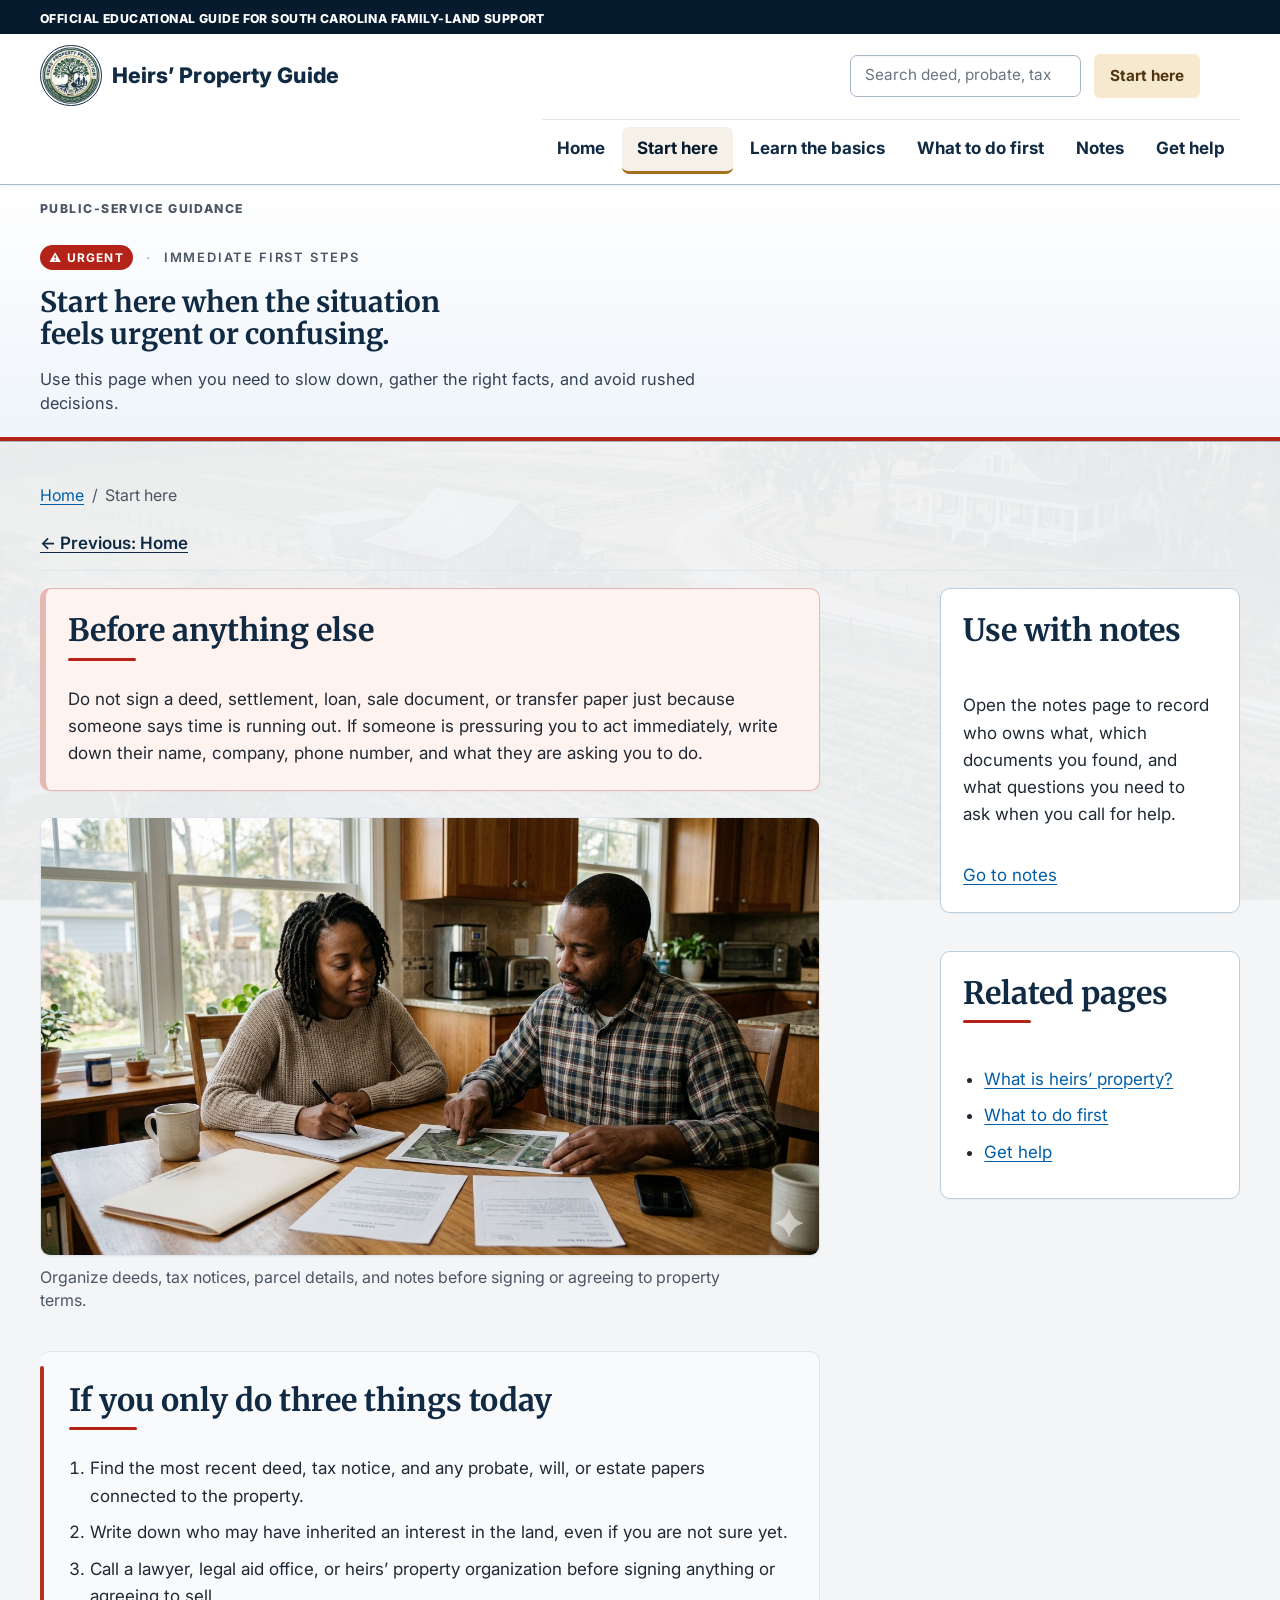
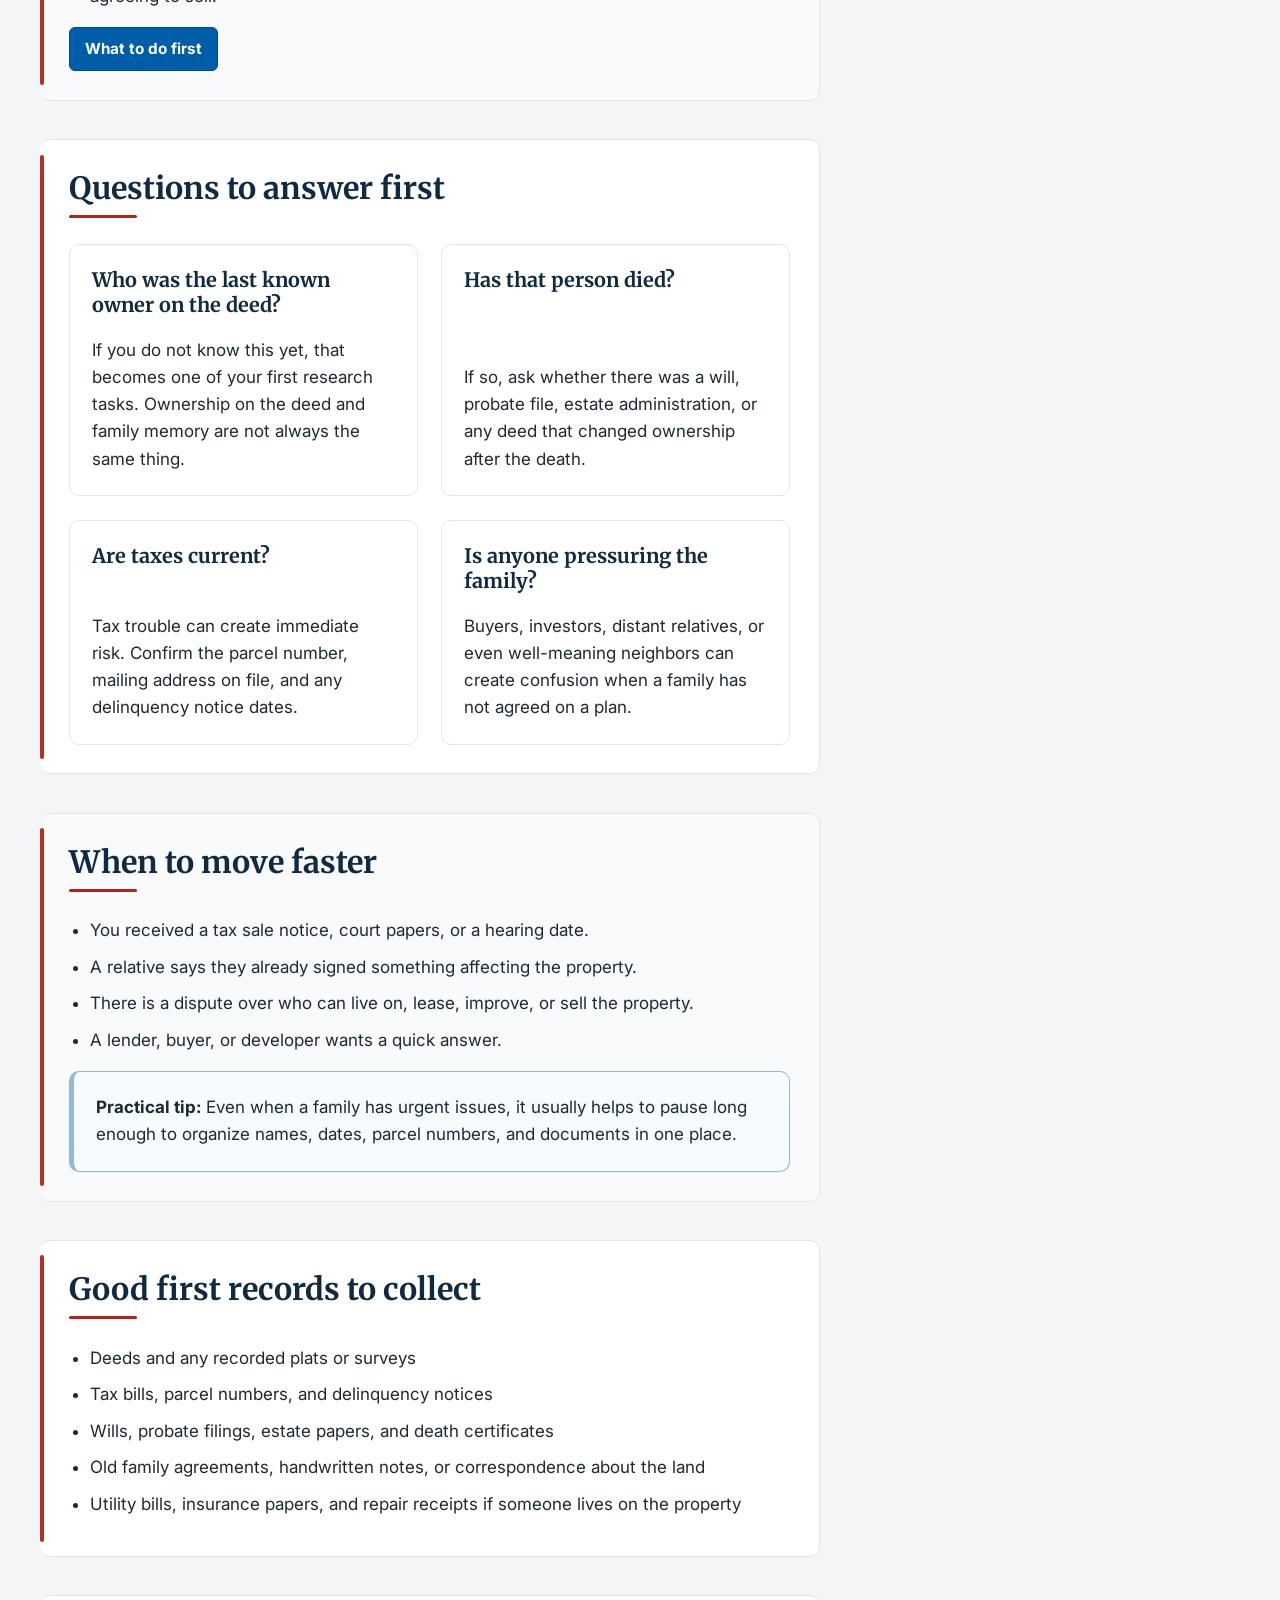
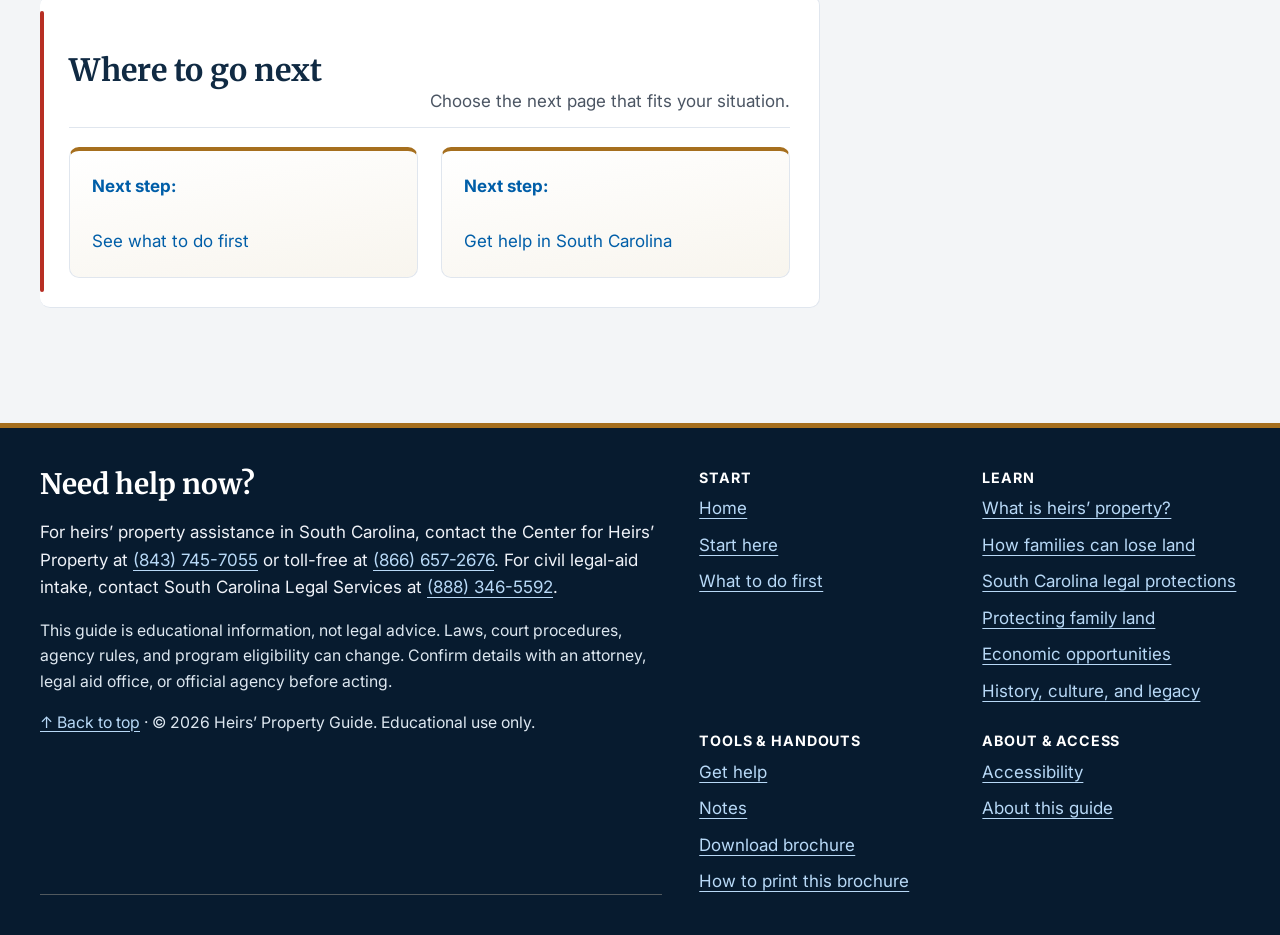
<file: start-here.html>
<!DOCTYPE html>
<html lang="en">
<head>
  <meta charset="utf-8">
  <meta name="viewport" content="width=device-width, initial-scale=1">
  <title>Start here | Heirs’ Property Guide</title>
  <meta name="description" content="First steps before signing, selling, borrowing, or agreeing to family land terms.">
  <link rel="canonical" href="https://shamoka80.github.io/Heirs-Property/start-here.html">
  <meta property="og:title" content="Start here | Heirs’ Property Guide">
  <meta property="og:description" content="First steps before signing, selling, borrowing, or agreeing to family land terms.">
  <meta property="og:type" content="website">
  <meta property="og:image" content="https://shamoka80.github.io/Heirs-Property/assets/images/social-preview-2.png">
  <meta property="og:url" content="https://shamoka80.github.io/Heirs-Property/start-here.html">
  <meta name="theme-color" content="#1F3A5F">
  <link rel="icon" href="assets/icons/favicon.ico" sizes="any"><link rel="icon" href="assets/icons/icon.svg" type="image/svg+xml"><link rel="apple-touch-icon" href="assets/icons/apple-touch-icon.png">
  <link rel="preconnect" href="https://fonts.googleapis.com"><link rel="preconnect" href="https://fonts.gstatic.com" crossorigin>
  <link href="https://fonts.googleapis.com/css2?family=Inter:wght@400;500;600;700&family=Merriweather:wght@700&display=swap" rel="stylesheet">
  <link rel="stylesheet" href="assets/css/site.css?v=20260414"><link rel="stylesheet" href="assets/css/print.css" media="print">
</head>
<body data-step="1" class="mode-urgent">
  <a class="skip-link" href="#main">Skip to main content</a>
  <div class="mobile-help-strip no-print" role="region" aria-label="Urgent support"><div class="mobile-help-strip-inner"><p><strong>Need help now?</strong> South Carolina support</p><div class="mobile-help-actions"><a href="tel:+18437457055">Call Center</a><a href="tel:+18883465592">Call Legal Aid</a></div></div></div>
  <header class="site-header"><div class="header-inner"><a class="brand" href="index.html"><img class="brand-mark" src="assets/images/hpseal.png" alt="" aria-hidden="true" width="180" height="180" loading="eager" decoding="async"><span class="brand-text">Heirs’ Property Guide</span></a><div class="header-actions"><a class="top-link" href="start-here.html">Start here</a><button class="nav-toggle" type="button" data-nav-toggle aria-expanded="false" aria-controls="primary-nav">Menu</button></div><nav id="primary-nav" class="primary-nav" data-primary-nav aria-label="Primary"><ul><li><a href="index.html">Home</a></li><li><a href="start-here.html" aria-current="page">Start here</a></li><li><a href="what-is-heirs-property.html">Learn the basics</a></li><li><a href="what-to-do-first.html">What to do first</a></li><li><a href="notes.html">Notes</a></li><li><a href="resources-get-help.html">Get help</a></li></ul></nav></div></header>
  <header class="page-head"><div class="page-head-inner"><p class="kicker"><span class="badge badge--urgent">⚠ Urgent</span><span class="eyebrow-separator">·</span><span class="eyebrow-descriptor">Immediate first steps</span></p><h1>Start here when the situation feels urgent or confusing.</h1><p class="lead">Use this page when you need to slow down, gather the right facts, and avoid rushed decisions.</p></div></header>
  <main id="main" class="page-wrap"><div class="container"><nav class="breadcrumbs" aria-label="Breadcrumb"><ol><li><a href="index.html">Home</a></li><li aria-current="page">Start here</li></ol></nav><ol class="progress-steps" aria-label="Guide progress"><li>Start here</li><li>Learn the basics</li><li>What to do first</li><li>Get help</li></ol><div class="page-utilities no-print"><a class="utility-link" href="index.html">← Previous: Home</a></div><div class="layout with-aside"><article class="page-main"><section class="warning"><h2>Before anything else</h2><p>Do not sign a deed, settlement, loan, sale document, or transfer paper just because someone says time is running out. If someone is pressuring you to act immediately, write down their name, company, phone number, and what they are asking you to do.</p></section><figure class="content-visual"><img src="assets/images/family-land-records_start-here.png" alt="Two adults organizing property records and notes before making a family land decision." loading="lazy" decoding="async"><figcaption>Organize deeds, tax notices, parcel details, and notes before signing or agreeing to property terms.</figcaption></figure><section class="section"><h2>If you only do three things today</h2><ol class="plain-list"><li>Find the most recent deed, tax notice, and any probate, will, or estate papers connected to the property.</li><li>Write down who may have inherited an interest in the land, even if you are not sure yet.</li><li>Call a lawyer, legal aid office, or heirs’ property organization before signing anything or agreeing to sell.</li></ol><div class="button-group no-print"><a class="button" href="what-to-do-first.html">What to do first</a></div></section><section class="section"><h2>Questions to answer first</h2><div class="card-grid"><article class="card"><h3>Who was the last known owner on the deed?</h3><p>If you do not know this yet, that becomes one of your first research tasks. Ownership on the deed and family memory are not always the same thing.</p></article><article class="card"><h3>Has that person died?</h3><p>If so, ask whether there was a will, probate file, estate administration, or any deed that changed ownership after the death.</p></article><article class="card"><h3>Are taxes current?</h3><p>Tax trouble can create immediate risk. Confirm the parcel number, mailing address on file, and any delinquency notice dates.</p></article><article class="card"><h3>Is anyone pressuring the family?</h3><p>Buyers, investors, distant relatives, or even well-meaning neighbors can create confusion when a family has not agreed on a plan.</p></article></div></section><section class="section"><h2>When to move faster</h2><ul class="plain-list"><li>You received a tax sale notice, court papers, or a hearing date.</li><li>A relative says they already signed something affecting the property.</li><li>There is a dispute over who can live on, lease, improve, or sell the property.</li><li>A lender, buyer, or developer wants a quick answer.</li></ul><div class="callout"><p><strong>Practical tip:</strong> Even when a family has urgent issues, it usually helps to pause long enough to organize names, dates, parcel numbers, and documents in one place.</p></div></section><section class="section"><h2>Good first records to collect</h2><ul class="plain-list"><li>Deeds and any recorded plats or surveys</li><li>Tax bills, parcel numbers, and delinquency notices</li><li>Wills, probate filings, estate papers, and death certificates</li><li>Old family agreements, handwritten notes, or correspondence about the land</li><li>Utility bills, insurance papers, and repair receipts if someone lives on the property</li></ul></section></article><aside><div class="sticky-box"><section class="note-panel"><h2>Use with notes</h2><p>Open the notes page to record who owns what, which documents you found, and what questions you need to ask when you call for help.</p><p><a href="notes.html">Go to notes</a></p></section><section class="note-panel section"><h2>Related pages</h2><ul class="link-list"><li><a href="what-is-heirs-property.html">What is heirs’ property?</a></li><li><a href="what-to-do-first.html">What to do first</a></li><li><a href="resources-get-help.html">Get help</a></li></ul></section></div></aside></div></div></main>
  <footer class="footer" data-shared-footer></footer><script src="assets/js/storage.js"></script><script src="assets/js/site.js"></script>
</body>
</html>
</file>
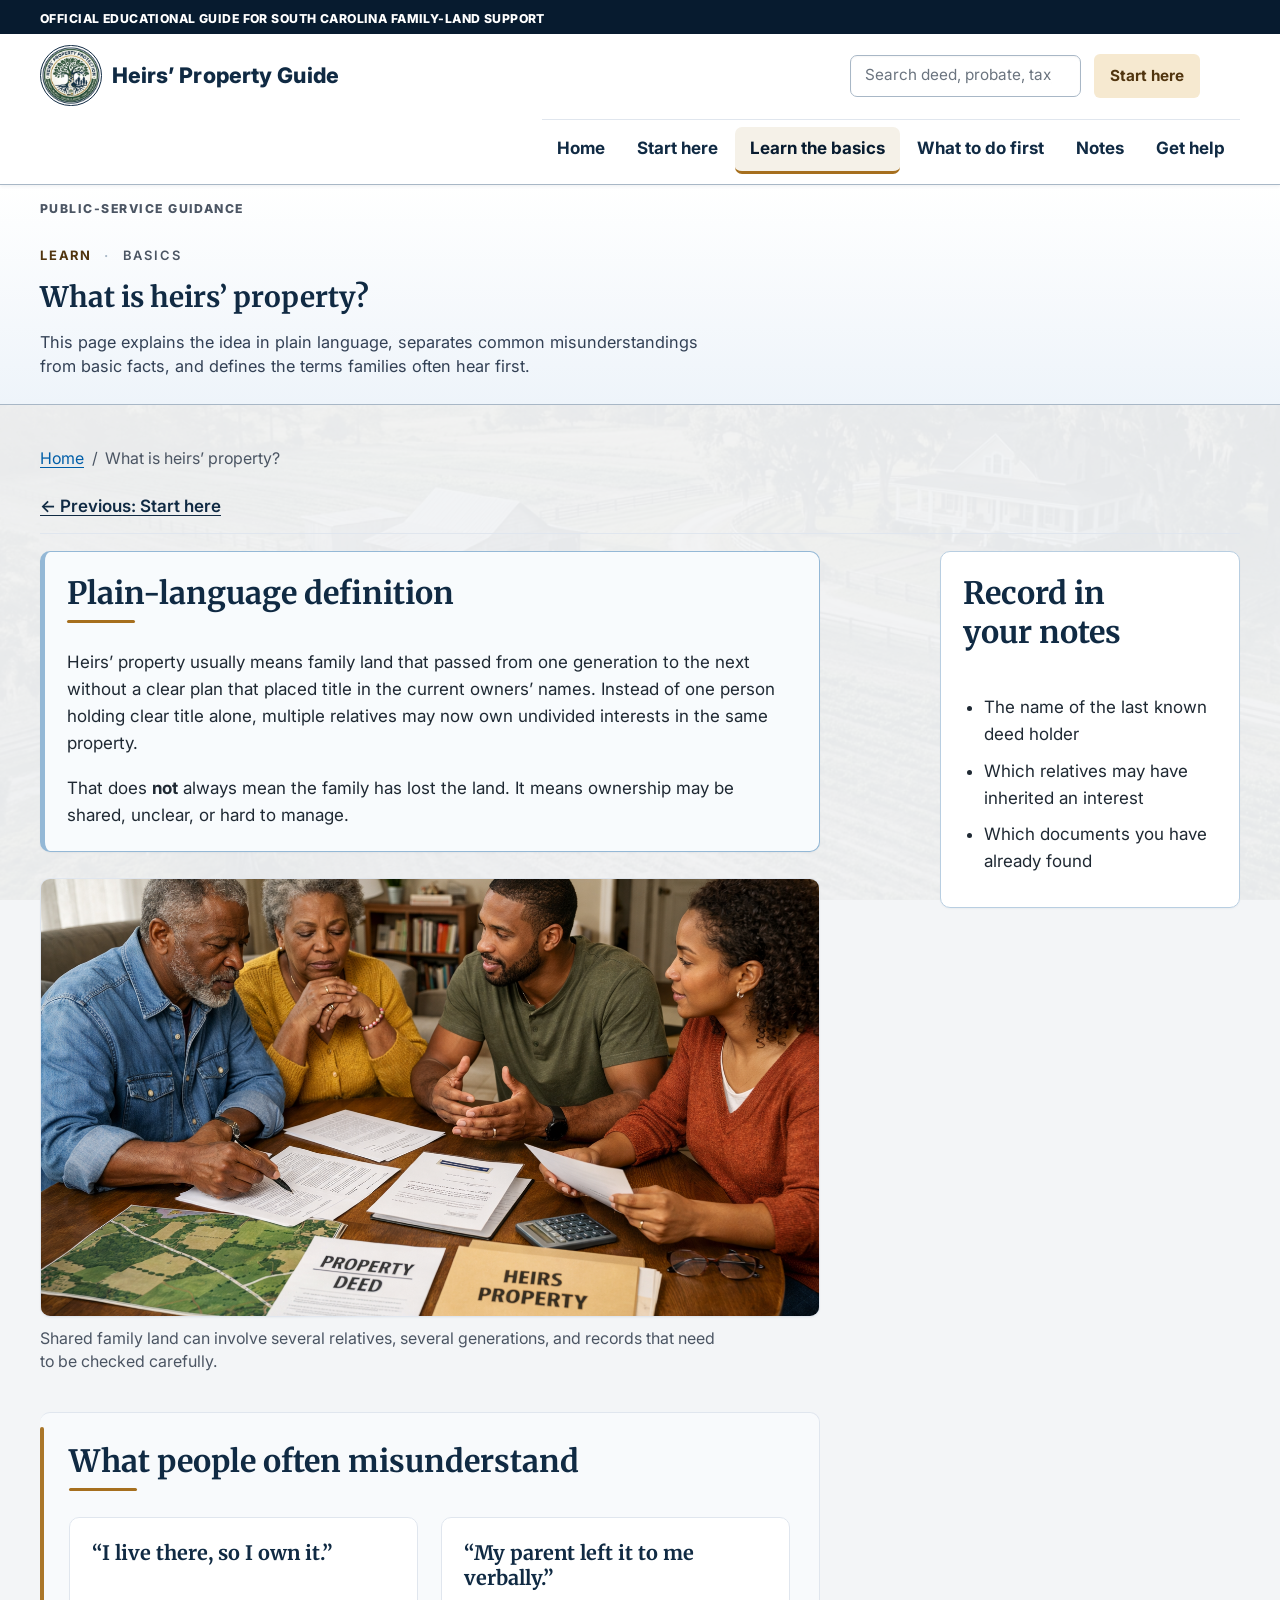
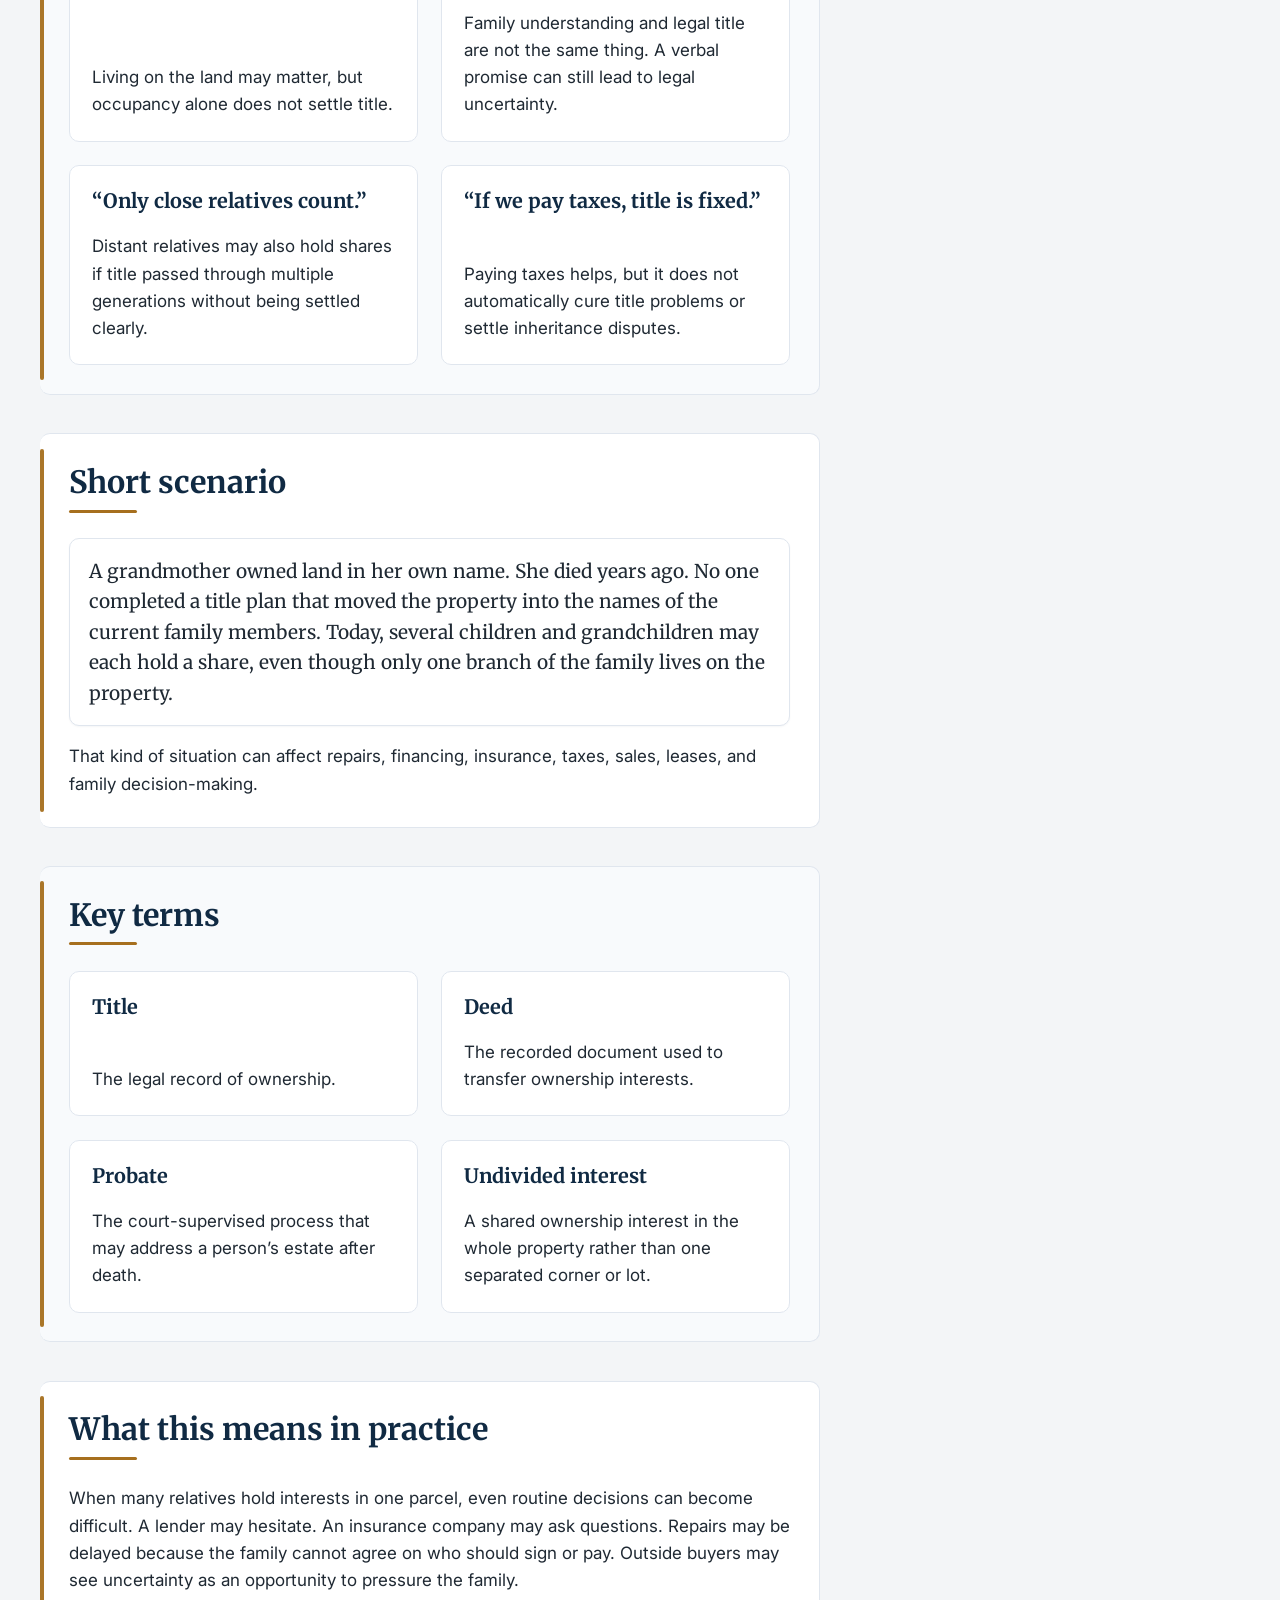
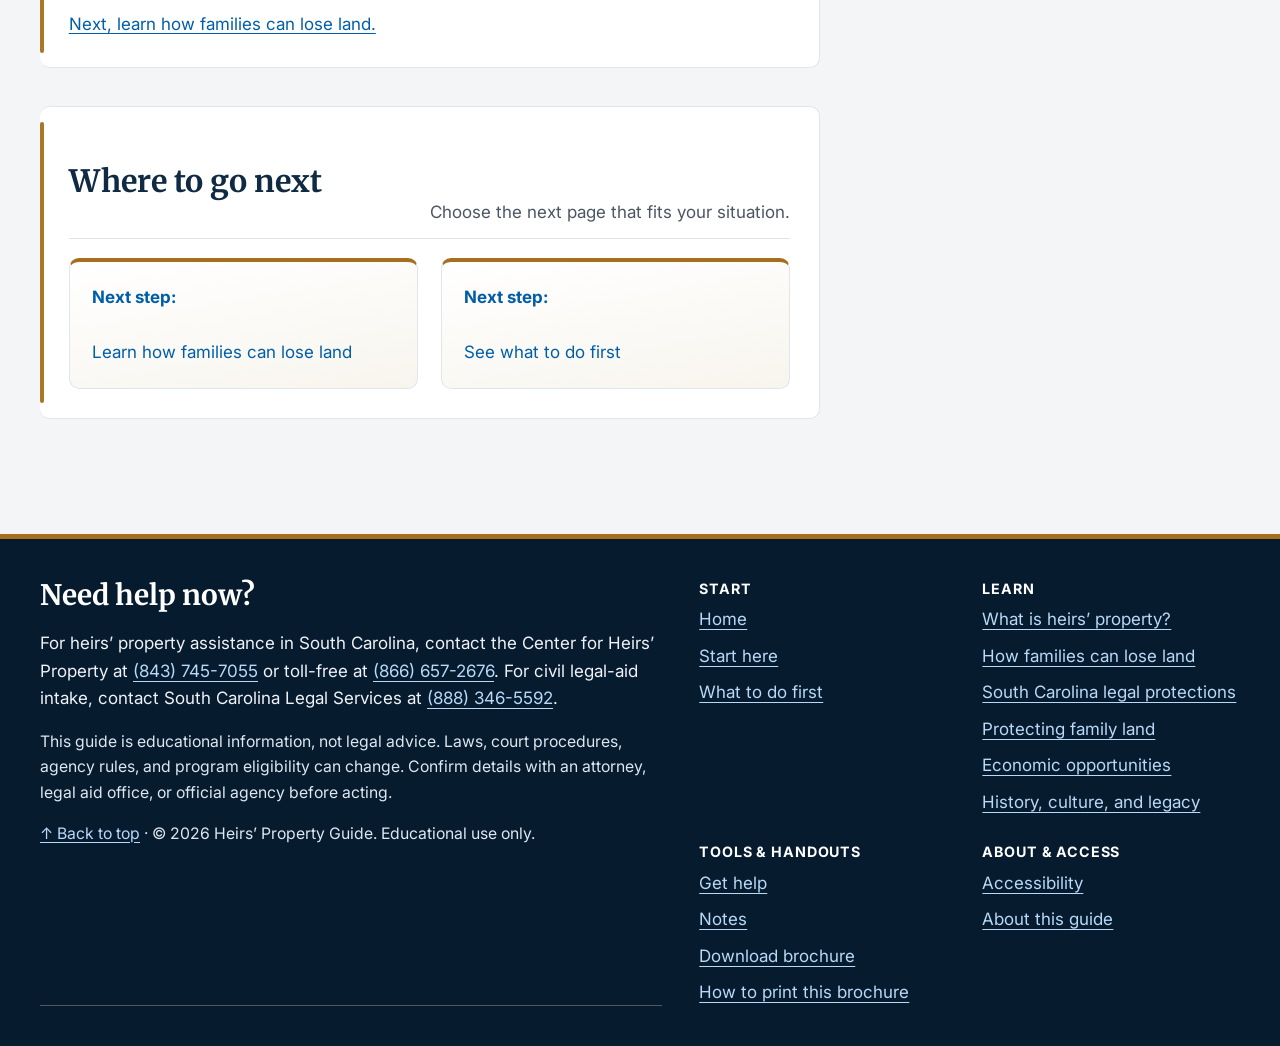
<file: what-is-heirs-property.html>
<!DOCTYPE html>
<html lang="en">
<head>
  <meta charset="utf-8"><meta name="viewport" content="width=device-width, initial-scale=1">
  <title>What is heirs’ property? | Heirs’ Property Guide</title>
  <meta name="description" content="Plain-language explanation of heirs’ property, shared family land, title, deeds, probate, and common misunderstandings.">
  <link rel="canonical" href="https://shamoka80.github.io/Heirs-Property/what-is-heirs-property.html">
  <meta property="og:title" content="What is heirs’ property? | Heirs’ Property Guide"><meta property="og:description" content="Plain-language explanation of heirs’ property, shared family land, title, deeds, probate, and common misunderstandings."><meta property="og:type" content="website"><meta property="og:image" content="https://shamoka80.github.io/Heirs-Property/assets/images/social-preview-2.png"><meta property="og:url" content="https://shamoka80.github.io/Heirs-Property/what-is-heirs-property.html"><meta name="theme-color" content="#1F3A5F">
  <link rel="icon" href="assets/icons/favicon.ico" sizes="any"><link rel="icon" href="assets/icons/icon.svg" type="image/svg+xml"><link rel="apple-touch-icon" href="assets/icons/apple-touch-icon.png"><link rel="preconnect" href="https://fonts.googleapis.com"><link rel="preconnect" href="https://fonts.gstatic.com" crossorigin><link href="https://fonts.googleapis.com/css2?family=Inter:wght@400;500;600;700&family=Merriweather:wght@700&display=swap" rel="stylesheet"><link rel="stylesheet" href="assets/css/site.css?v=20260414"><link rel="stylesheet" href="assets/css/print.css" media="print">
</head>
<body data-step="2">
  <a class="skip-link" href="#main">Skip to main content</a>
  <div class="mobile-help-strip no-print" role="region" aria-label="Urgent support"><div class="mobile-help-strip-inner"><p><strong>Need help now?</strong> South Carolina support</p><div class="mobile-help-actions"><a href="tel:+18437457055">Call Center</a><a href="tel:+18883465592">Call Legal Aid</a></div></div></div>
  <header class="site-header"><div class="header-inner"><a class="brand" href="index.html"><img class="brand-mark" src="assets/images/hpseal.png" alt="" aria-hidden="true" width="180" height="180" loading="eager" decoding="async"><span class="brand-text">Heirs’ Property Guide</span></a><div class="header-actions"><a class="top-link" href="start-here.html">Start here</a><button class="nav-toggle" type="button" data-nav-toggle aria-expanded="false" aria-controls="primary-nav">Menu</button></div><nav id="primary-nav" class="primary-nav" data-primary-nav aria-label="Primary"><ul><li><a href="index.html">Home</a></li><li><a href="start-here.html">Start here</a></li><li><a href="what-is-heirs-property.html" aria-current="page">Learn the basics</a></li><li><a href="what-to-do-first.html">What to do first</a></li><li><a href="notes.html">Notes</a></li><li><a href="resources-get-help.html">Get help</a></li></ul></nav></div></header>
  <header class="page-head"><div class="page-head-inner"><p class="kicker"><span class="eyebrow-category">LEARN</span><span class="eyebrow-separator">·</span><span class="eyebrow-descriptor">Basics</span></p><h1>What is heirs’ property?</h1><p class="lead">This page explains the idea in plain language, separates common misunderstandings from basic facts, and defines the terms families often hear first.</p></div></header>
  <main id="main" class="page-wrap"><div class="container"><nav class="breadcrumbs" aria-label="Breadcrumb"><ol><li><a href="index.html">Home</a></li><li aria-current="page">What is heirs’ property?</li></ol></nav><ol class="progress-steps" aria-label="Guide progress"><li>Start here</li><li>Learn the basics</li><li>What to do first</li><li>Get help</li></ol><div class="page-utilities no-print"><a class="utility-link" href="start-here.html">← Previous: Start here</a></div><div class="layout with-aside"><article class="page-main"><section class="callout"><h2>Plain-language definition</h2><p>Heirs’ property usually means family land that passed from one generation to the next without a clear plan that placed title in the current owners’ names. Instead of one person holding clear title alone, multiple relatives may now own undivided interests in the same property.</p><p>That does <strong>not</strong> always mean the family has lost the land. It means ownership may be shared, unclear, or hard to manage.</p></section><figure class="content-visual"><img src="assets/images/shared-family-land_what-is-heirs-property.png" alt="Family members standing together on rural land while reviewing a property folder." loading="lazy" decoding="async"><figcaption>Shared family land can involve several relatives, several generations, and records that need to be checked carefully.</figcaption></figure><section class="section"><h2>What people often misunderstand</h2><div class="card-grid"><article class="card"><h3>“I live there, so I own it.”</h3><p>Living on the land may matter, but occupancy alone does not settle title.</p></article><article class="card"><h3>“My parent left it to me verbally.”</h3><p>Family understanding and legal title are not the same thing. A verbal promise can still lead to legal uncertainty.</p></article><article class="card"><h3>“Only close relatives count.”</h3><p>Distant relatives may also hold shares if title passed through multiple generations without being settled clearly.</p></article><article class="card"><h3>“If we pay taxes, title is fixed.”</h3><p>Paying taxes helps, but it does not automatically cure title problems or settle inheritance disputes.</p></article></div></section><section class="section"><h2>Short scenario</h2><div class="quote-panel"><blockquote>A grandmother owned land in her own name. She died years ago. No one completed a title plan that moved the property into the names of the current family members. Today, several children and grandchildren may each hold a share, even though only one branch of the family lives on the property.</blockquote></div><p>That kind of situation can affect repairs, financing, insurance, taxes, sales, leases, and family decision-making.</p></section><section class="section"><h2>Key terms</h2><div class="card-grid"><article class="card"><h3>Title</h3><p>The legal record of ownership.</p></article><article class="card"><h3>Deed</h3><p>The recorded document used to transfer ownership interests.</p></article><article class="card"><h3>Probate</h3><p>The court-supervised process that may address a person’s estate after death.</p></article><article class="card"><h3>Undivided interest</h3><p>A shared ownership interest in the whole property rather than one separated corner or lot.</p></article></div></section><section class="section"><h2>What this means in practice</h2><p>When many relatives hold interests in one parcel, even routine decisions can become difficult. A lender may hesitate. An insurance company may ask questions. Repairs may be delayed because the family cannot agree on who should sign or pay. Outside buyers may see uncertainty as an opportunity to pressure the family.</p><p><a href="how-families-lose-land.html">Next, learn how families can lose land.</a></p></section></article><aside><div class="sticky-box"><section class="note-panel"><h2>Record in your notes</h2><ul class="link-list"><li>The name of the last known deed holder</li><li>Which relatives may have inherited an interest</li><li>Which documents you have already found</li></ul></section></div></aside></div></div></main>
  <footer class="footer" data-shared-footer></footer><script src="assets/js/storage.js"></script><script src="assets/js/site.js"></script>
</body>
</html>
</file>
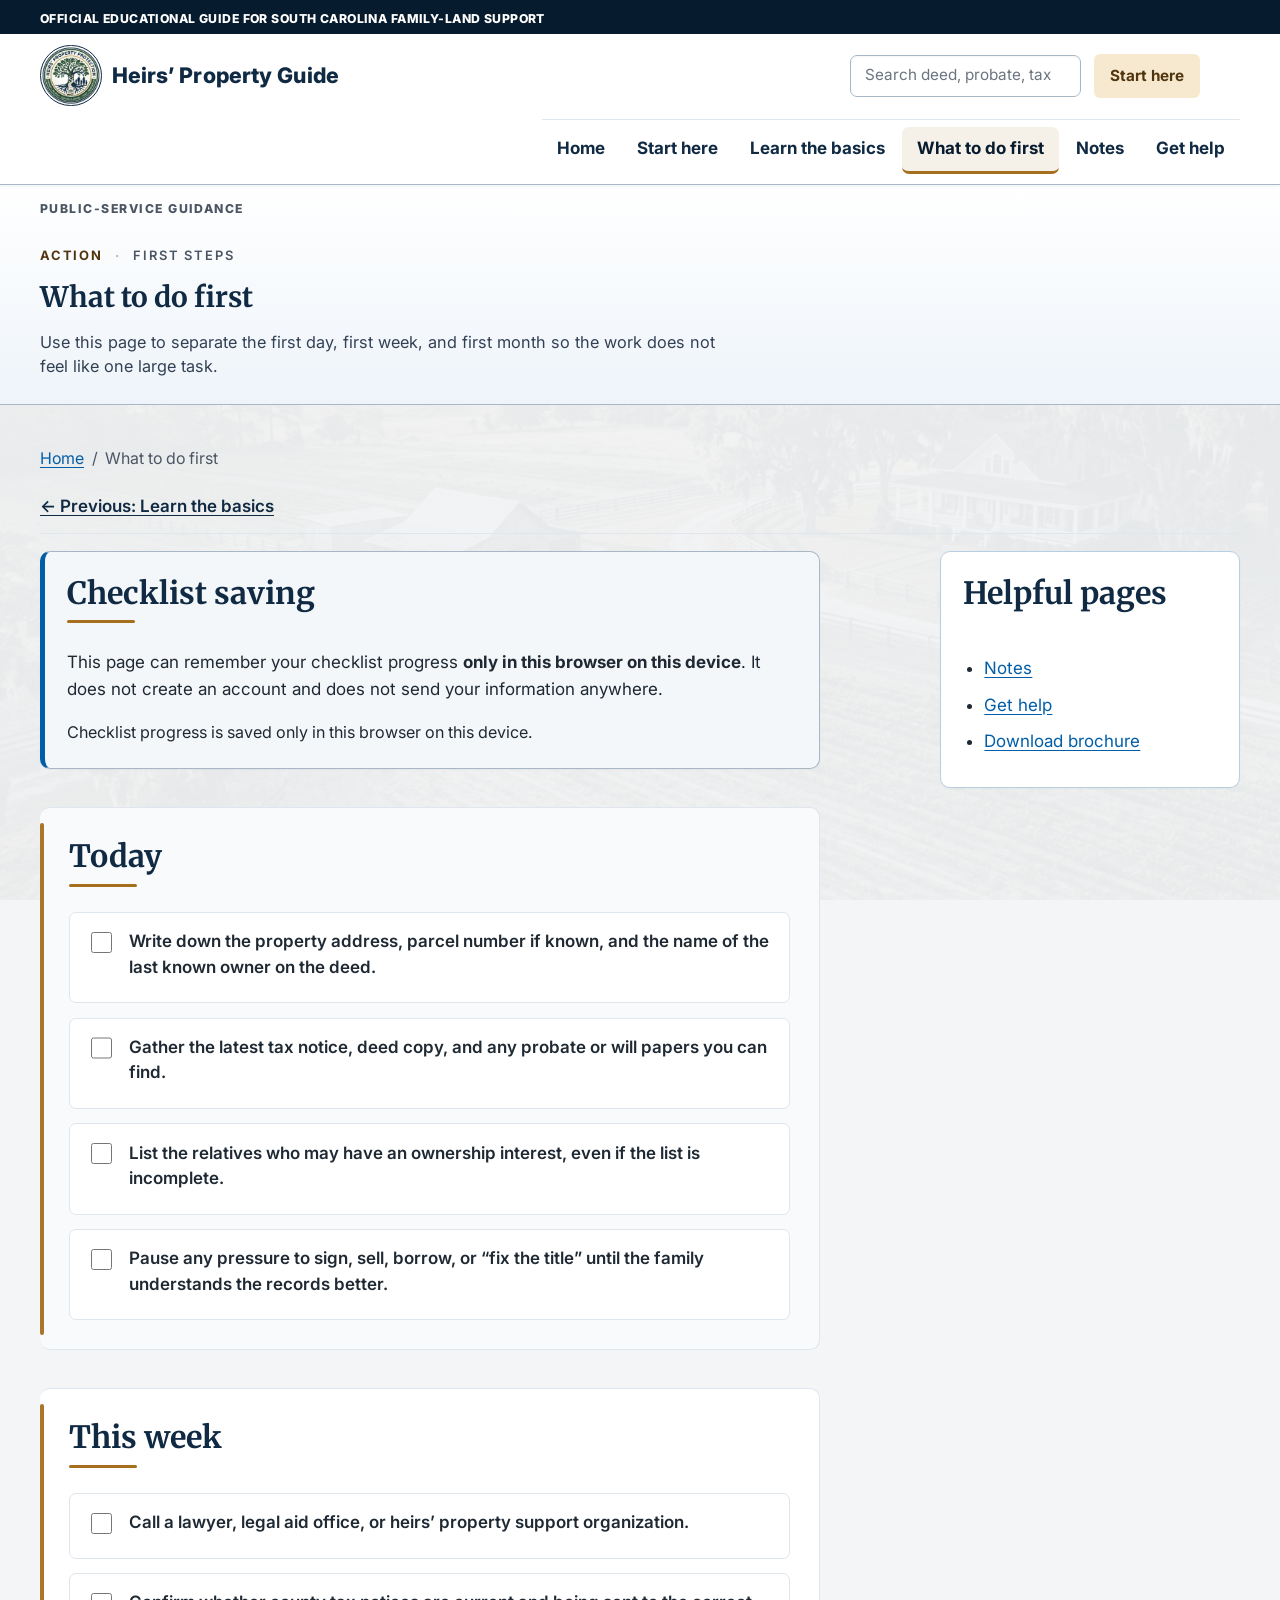
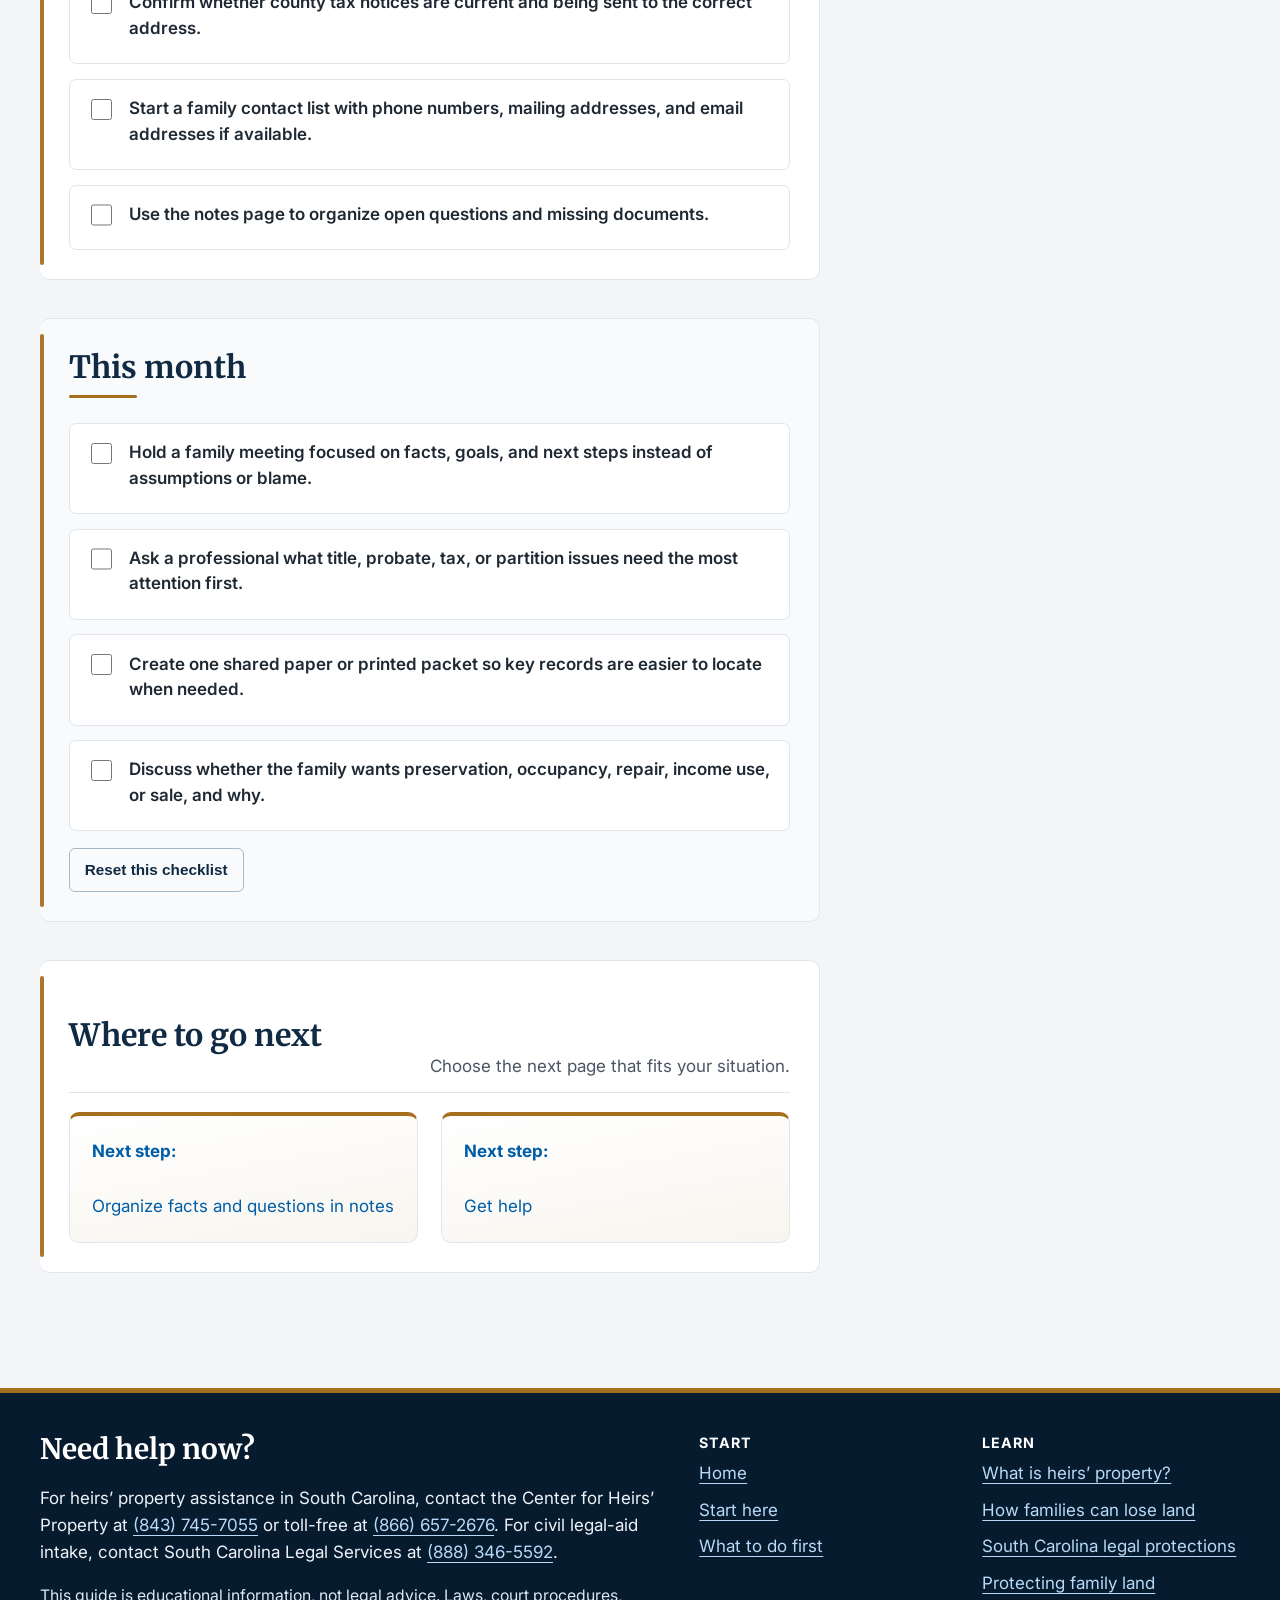
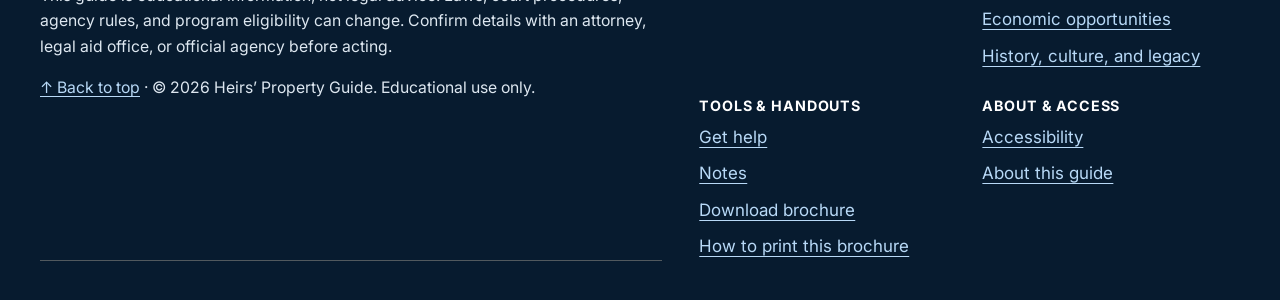
<file: what-to-do-first.html>
<!DOCTYPE html>
<html lang="en">
<head>
  <meta charset="utf-8"><meta name="viewport" content="width=device-width, initial-scale=1">
  <title>What to do first | Heirs’ Property Guide</title>
  <meta name="description" content="A first-action checklist for heirs’ property, family land records, deadlines, and support calls.">
  <link rel="canonical" href="https://shamoka80.github.io/Heirs-Property/what-to-do-first.html"><meta property="og:title" content="What to do first | Heirs’ Property Guide"><meta property="og:description" content="A first-action checklist for heirs’ property, family land records, deadlines, and support calls."><meta property="og:type" content="website"><meta property="og:image" content="https://shamoka80.github.io/Heirs-Property/assets/images/social-preview-2.png"><meta property="og:url" content="https://shamoka80.github.io/Heirs-Property/what-to-do-first.html"><meta name="theme-color" content="#1F3A5F">
  <link rel="icon" href="assets/icons/favicon.ico" sizes="any"><link rel="icon" href="assets/icons/icon.svg" type="image/svg+xml"><link rel="apple-touch-icon" href="assets/icons/apple-touch-icon.png"><link rel="preconnect" href="https://fonts.googleapis.com"><link rel="preconnect" href="https://fonts.gstatic.com" crossorigin><link href="https://fonts.googleapis.com/css2?family=Inter:wght@400;500;600;700&family=Merriweather:wght@700&display=swap" rel="stylesheet"><link rel="stylesheet" href="assets/css/site.css?v=20260414"><link rel="stylesheet" href="assets/css/print.css" media="print">
</head>
<body data-step="3">
  <a class="skip-link" href="#main">Skip to main content</a>
  <div class="mobile-help-strip no-print" role="region" aria-label="Urgent support"><div class="mobile-help-strip-inner"><p><strong>Need help now?</strong> South Carolina support</p><div class="mobile-help-actions"><a href="tel:+18437457055">Call Center</a><a href="tel:+18883465592">Call Legal Aid</a></div></div></div>
  <header class="site-header"><div class="header-inner"><a class="brand" href="index.html"><img class="brand-mark" src="assets/images/hpseal.png" alt="" aria-hidden="true" width="180" height="180" loading="eager" decoding="async"><span class="brand-text">Heirs’ Property Guide</span></a><div class="header-actions"><a class="top-link" href="start-here.html">Start here</a><button class="nav-toggle" type="button" data-nav-toggle aria-expanded="false" aria-controls="primary-nav">Menu</button></div><nav id="primary-nav" class="primary-nav" data-primary-nav aria-label="Primary"><ul><li><a href="index.html">Home</a></li><li><a href="start-here.html">Start here</a></li><li><a href="what-is-heirs-property.html">Learn the basics</a></li><li><a href="what-to-do-first.html" aria-current="page">What to do first</a></li><li><a href="notes.html">Notes</a></li><li><a href="resources-get-help.html">Get help</a></li></ul></nav></div></header>
  <header class="page-head"><div class="page-head-inner"><p class="kicker"><span class="eyebrow-category">ACTION</span><span class="eyebrow-separator">·</span><span class="eyebrow-descriptor">First steps</span></p><h1>What to do first</h1><p class="lead">Use this page to separate the first day, first week, and first month so the work does not feel like one large task.</p></div></header>
  <main id="main" class="page-wrap"><div class="container"><nav class="breadcrumbs" aria-label="Breadcrumb"><ol><li><a href="index.html">Home</a></li><li aria-current="page">What to do first</li></ol></nav><ol class="progress-steps" aria-label="Guide progress"><li>Start here</li><li>Learn the basics</li><li>What to do first</li><li>Get help</li></ol><div class="page-utilities no-print"><a class="utility-link" href="what-is-heirs-property.html">← Previous: Learn the basics</a></div><div class="layout with-aside"><article class="page-main"><section class="notice-bar"><h2>Checklist saving</h2><p>This page can remember your checklist progress <strong>only in this browser on this device</strong>. It does not create an account and does not send your information anywhere.</p><p class="checklist-meta" data-checklist-status="first-steps" role="status" aria-live="polite">Checklist progress is saved only in this browser on this device.</p></section><section class="section checklist-box"><h2>Today</h2><ul class="checklist" data-checklist="first-steps"><li><input id="today-1" data-item-id="today-1" type="checkbox"><label for="today-1">Write down the property address, parcel number if known, and the name of the last known owner on the deed.</label></li><li><input id="today-2" data-item-id="today-2" type="checkbox"><label for="today-2">Gather the latest tax notice, deed copy, and any probate or will papers you can find.</label></li><li><input id="today-3" data-item-id="today-3" type="checkbox"><label for="today-3">List the relatives who may have an ownership interest, even if the list is incomplete.</label></li><li><input id="today-4" data-item-id="today-4" type="checkbox"><label for="today-4">Pause any pressure to sign, sell, borrow, or “fix the title” until the family understands the records better.</label></li></ul></section><section class="section checklist-box"><h2>This week</h2><ul class="checklist" data-checklist="first-steps"><li><input id="week-1" data-item-id="week-1" type="checkbox"><label for="week-1">Call a lawyer, legal aid office, or heirs’ property support organization.</label></li><li><input id="week-2" data-item-id="week-2" type="checkbox"><label for="week-2">Confirm whether county tax notices are current and being sent to the correct address.</label></li><li><input id="week-3" data-item-id="week-3" type="checkbox"><label for="week-3">Start a family contact list with phone numbers, mailing addresses, and email addresses if available.</label></li><li><input id="week-4" data-item-id="week-4" type="checkbox"><label for="week-4">Use the notes page to organize open questions and missing documents.</label></li></ul></section><section class="section checklist-box"><h2>This month</h2><ul class="checklist" data-checklist="first-steps"><li><input id="month-1" data-item-id="month-1" type="checkbox"><label for="month-1">Hold a family meeting focused on facts, goals, and next steps instead of assumptions or blame.</label></li><li><input id="month-2" data-item-id="month-2" type="checkbox"><label for="month-2">Ask a professional what title, probate, tax, or partition issues need the most attention first.</label></li><li><input id="month-3" data-item-id="month-3" type="checkbox"><label for="month-3">Create one shared paper or printed packet so key records are easier to locate when needed.</label></li><li><input id="month-4" data-item-id="month-4" type="checkbox"><label for="month-4">Discuss whether the family wants preservation, occupancy, repair, income use, or sale, and why.</label></li></ul><div class="checklist-tools no-print button-group"><button class="button-tertiary" type="button" data-reset-checklist="first-steps">Reset this checklist</button></div></section></article><aside><div class="sticky-box"><section class="note-panel"><h2>Helpful pages</h2><ul class="link-list"><li><a href="notes.html">Notes</a></li><li><a href="resources-get-help.html">Get help</a></li><li><a href="assets/downloads/protecting-family-land-trifold.pdf" download>Download brochure</a></li></ul></section></div></aside></div></div></main>
  <footer class="footer" data-shared-footer></footer><script src="assets/js/storage.js"></script><script src="assets/js/site.js"></script>
</body>
</html>
</file>
<file: assets/css/site.css>
@import url("site-base.css?v=20260414");
@import url("government-theme.css?v=20260611");
@import url("core-cleanup.css?v=20260611");

/* Design system remediation foundation.
   Global CSS architecture only: stable surfaces, mobile-first readability,
   restrained public-service tone, and nonessential background imagery. */
:root {
  --bg: #F3F5F7;
  --surface: #FFFFFF;
  --surface-alt: #F5F1E8;
  --surface-strong: #102A43;
  --surface-strong-2: #071B2F;
  --text: #1F2933;
  --text-soft: #334155;
  --muted: #4B5563;
  --line: #E0E6EE;
  --line-strong: #A8B7C6;
  --primary: #102A43;
  --secondary: #005EA8;
  --accent: #A66F1E;
  --accent-soft: #F6E9D0;
  --accent-ink: #51350F;
  --link: #005EA8;
  --link-hover: #003E73;
  --focus: #F9C642;
  --hero-rule: #A66F1E;
  --danger: #B42318;
  --danger-bg: #FFF3F0;
  --success-bg: #EEF7F2;
  --radius: 10px;
  --radius-sm: 7px;
  --btn-radius: 6px;
  --shadow-sm: 0 1px 2px rgba(16, 42, 67, .045);
  --shadow-md: 0 5px 14px rgba(16, 42, 67, .10);
  --card-shadow: var(--shadow-sm);

  --ds-section-gap: clamp(1.6rem, 3vw, 2.65rem);
  --ds-card-gap: clamp(1rem, 1.9vw, 1.4rem);
  --ds-section-pad: clamp(1.1rem, 2.25vw, 1.7rem);
  --ds-card-pad: clamp(1.05rem, 1.75vw, 1.3rem);
  --ds-reading-measure: 68ch;
  --ds-page-head-bg: linear-gradient(180deg, #FFFFFF 0%, #EEF4FA 100%);
  --ds-section-bg: #FFFFFF;
  --ds-section-alt-bg: #F8FAFC;
  --ds-card-bg: #FFFFFF;
}

html {
  background: var(--bg);
}

body {
  background: var(--bg);
  color: var(--text);
  text-rendering: optimizeLegibility;
  -webkit-font-smoothing: antialiased;
}

body::before {
  opacity: .06;
  filter: grayscale(.4) contrast(.9) brightness(1.05) saturate(.95);
}

body:not(.mode-dashboard)::before {
  opacity: .052;
}

body.mode-dashboard::before {
  opacity: .07;
  filter: grayscale(.32) contrast(.92) brightness(1.04) saturate(1);
}

::selection {
  background: color-mix(in srgb, var(--focus) 58%, transparent 42%);
  color: var(--surface-strong-2);
}

.header-inner,
.container,
.footer-inner,
.page-head-inner {
  width: min(calc(100% - clamp(1rem, 4vw, 2rem)), var(--max));
}

/* Header and navigation */
.site-header {
  background: var(--surface);
  color: var(--text);
  border-top: 4px solid var(--surface-strong-2);
  border-bottom: 1px solid var(--line-strong);
  box-shadow: 0 1px 4px rgba(16, 42, 67, .08);
  backdrop-filter: none;
}

.site-header::before {
  background: var(--surface-strong-2);
  color: #FFFFFF;
  font-size: .72rem;
  font-weight: 800;
  letter-spacing: .035em;
  padding-block: .3rem;
}

.header-inner {
  gap: .65rem 1rem;
  padding-block: .58rem;
}

.brand {
  color: var(--surface-strong);
}

.brand-mark {
  border: 1px solid var(--surface-strong);
  background: #FFFFFF;
  box-shadow: none;
}

.brand-text {
  letter-spacing: .005em;
}

.nav-toggle,
.site-search input[type="search"] {
  border-radius: var(--radius-sm);
  border-color: var(--line-strong);
}

.nav-toggle {
  background: var(--surface);
  color: var(--surface-strong);
  min-height: max(var(--btn-height), 44px);
}

.primary-nav {
  border-top: 1px solid var(--line);
  padding-top: .42rem;
}

.primary-nav ul {
  gap: .08rem;
}

.primary-nav a {
  min-height: 42px;
  border-radius: var(--radius-sm);
  color: var(--surface-strong);
  font-weight: 700;
}

.primary-nav a[aria-current="page"],
.primary-nav a:hover {
  background: var(--surface-alt);
  color: var(--surface-strong-2);
}

.top-link,
.button,
.button-secondary,
.button-tertiary,
.print-link,
.mobile-help-actions a {
  min-height: max(var(--btn-height), 44px);
  border-radius: var(--btn-radius);
  font-weight: 700;
}

.button {
  background: var(--secondary);
  border-color: #004B87;
  color: #FFFFFF;
  box-shadow: none;
}

.button:hover,
.button:active {
  background: var(--link-hover);
  color: #FFFFFF;
}

.button-secondary {
  background: #FFFFFF;
  border-color: var(--secondary);
  color: var(--secondary);
}

.button-secondary:hover,
.button-secondary:active {
  background: #E7F1FA;
  border-color: var(--link-hover);
  color: var(--link-hover);
}

.button-tertiary,
.print-link {
  color: var(--surface-strong);
  border-color: var(--line-strong);
}

.button-tertiary:hover,
.button-tertiary:active {
  background: var(--surface-alt);
}

.primary-nav a:focus-visible,
.mobile-help-actions a:focus-visible,
.footer a:focus-visible,
.search-result-link:focus-visible {
  outline: 3px solid var(--focus);
  outline-offset: 3px;
  box-shadow: 0 0 0 2px var(--surface);
}

/* Mastheads and page modes */
.page-head {
  background: var(--ds-page-head-bg);
  color: var(--text);
  border-bottom: 1px solid var(--line-strong);
}

.page-head::before {
  color: var(--muted);
}

.page-head-inner {
  display: grid;
  gap: .5rem;
  padding-block: clamp(1.05rem, 2vw, 1.65rem);
}

.page-head .kicker {
  display: flex;
  flex-wrap: wrap;
  align-items: center;
  gap: .25rem .38rem;
}

.kicker,
.kicker .eyebrow-descriptor {
  color: var(--muted);
}

.kicker .eyebrow-category {
  color: var(--accent-ink);
}

.page-head h1 {
  color: var(--surface-strong);
  text-wrap: balance;
}

.page-head .lead,
.lead,
.section-intro,
.lead-paragraph {
  color: var(--text-soft);
  max-width: var(--ds-reading-measure);
}

.mode-dashboard .page-head,
.mode-urgent .page-head,
.mode-action .page-head,
.mode-learning .page-head,
.mode-workspace .page-head {
  background: var(--ds-page-head-bg);
}

.mode-dashboard { --hero-rule: var(--accent); }
.mode-urgent { --hero-rule: var(--danger); }
.mode-action { --hero-rule: var(--secondary); }
.mode-learning { --hero-rule: var(--accent); }
.mode-workspace { --hero-rule: #2E8540; }

.mode-urgent .page-head::after,
.mode-action .page-head::after,
.mode-learning .page-head::after,
.mode-workspace .page-head::after {
  height: 4px;
  background: var(--hero-rule);
}

.badge--urgent {
  background: var(--danger);
  color: #FFFFFF;
}

.page-head.masthead-utility .page-head-inner {
  padding-block: clamp(.85rem, 1.5vw, 1.15rem);
}

/* Page layout and reading rhythm */
.page-wrap {
  padding-block: clamp(1.55rem, 3.2vw, 2.75rem) clamp(3rem, 5vw, 4.5rem);
}

.breadcrumbs {
  margin-bottom: clamp(.85rem, 1.7vw, 1.25rem);
  color: var(--muted);
}

.page-utilities {
  padding-bottom: .75rem;
  border-bottom: 1px solid var(--line);
}

.layout {
  gap: clamp(1.35rem, 3vw, 2.35rem);
}

@media (min-width: 900px) {
  .layout:not(.with-aside) .page-main {
    max-width: min(var(--content), 100%);
  }

  .page-main {
    width: 100%;
  }
}

.page-main > .section,
.page-main > .callout,
.page-main > .warning,
.page-main > .notice-bar,
.page-main > .checklist-box,
.page-main > .form-grid {
  margin-top: var(--ds-section-gap);
}

.page-main > :first-child {
  margin-top: 0;
}

.page-main > .section {
  position: relative;
  padding: var(--ds-section-pad);
  border: 1px solid var(--line);
  border-left: 0;
  border-radius: var(--radius);
  background: var(--ds-section-bg);
  box-shadow: none;
}

.page-main > .section:nth-of-type(even) {
  background: var(--ds-section-alt-bg);
}

.page-main > .section::before {
  content: "";
  position: absolute;
  inset: .85rem auto .85rem 0;
  width: 4px;
  border-radius: 999px;
  background: var(--hero-rule);
  opacity: .95;
}

.page-main > .section > * {
  position: relative;
  z-index: 1;
}

.section-header {
  gap: .4rem 1rem;
  margin-bottom: clamp(.85rem, 1.6vw, 1.12rem);
  padding-bottom: .72rem;
  border-bottom: 1px solid var(--line);
}

.section-header p,
.help-text,
.search-result-snippet,
.checklist-meta,
.quick-path-list span {
  color: var(--muted);
}

.section-header h2,
.section > h2,
.callout > h2,
.warning > h2,
.notice-bar > h2,
.checklist-box > h2,
.note-panel > h2,
.field-group legend {
  text-wrap: balance;
}

.section > h2::after,
.callout > h2::after,
.warning > h2::after,
.notice-bar > h2::after,
.checklist-box > h2::after {
  content: "";
  display: block;
  width: clamp(2.4rem, 6vw, 4rem);
  height: 3px;
  margin-top: .45rem;
  border-radius: 999px;
  background: var(--hero-rule);
}

.section > :first-child,
.callout > :first-child,
.warning > :first-child,
.notice-bar > :first-child,
.card > :first-child,
.resource-card > :first-child,
.resource-panel > :first-child,
.timeline-step > :first-child,
.note-panel > :first-child,
.site-map-card > :first-child,
.field-group > :first-child {
  margin-top: 0;
}

.section > :last-child,
.callout > :last-child,
.warning > :last-child,
.notice-bar > :last-child,
.card > :last-child,
.resource-card > :last-child,
.resource-panel > :last-child,
.timeline-step > :last-child,
.note-panel > :last-child,
.site-map-card > :last-child,
.field-group > :last-child {
  margin-bottom: 0;
}

/* Component hierarchy */
.card-grid,
.resource-grid,
.site-map-grid,
.learn-grid,
.tools-grid,
.help-grid,
.timeline-steps,
.quick-path-list {
  gap: var(--ds-card-gap);
  align-items: stretch;
}

.card,
.resource-card,
.resource-panel,
.site-map-card,
.timeline-step,
.note-panel,
.checklist-box,
.notice-bar,
.callout,
.warning,
.field-group,
details,
.quick-path-list a {
  padding: var(--ds-card-pad);
  background-color: var(--ds-card-bg);
  border-color: var(--line);
  border-radius: var(--radius);
  box-shadow: none;
}

.card,
.resource-card,
.resource-panel,
.site-map-card,
.timeline-step,
.note-panel,
.quick-path-list a,
.tool-panel {
  display: flex;
  flex-direction: column;
  height: 100%;
}

.card p:last-child,
.resource-card p:last-child,
.resource-panel p:last-child,
.site-map-card p:last-child,
.timeline-step p:last-child,
.tool-panel p:last-child {
  margin-top: auto;
}

.quick-path-list a,
.card,
.resource-card,
.resource-panel,
.timeline-step,
.site-map-card,
.note-panel,
.field-group,
details {
  transition: border-color .18s ease, box-shadow .18s ease, transform .18s ease, background-color .18s ease;
}

.quick-path-list a:hover,
.card:focus-within,
.resource-card:focus-within,
.resource-panel:focus-within,
.timeline-step:focus-within,
.site-map-card:focus-within,
.note-panel:focus-within,
.field-group:focus-within,
details:focus-within {
  border-color: var(--secondary);
  box-shadow: var(--shadow-md);
}

.quick-path-list a:hover,
.resource-panel:hover,
.resource-card:hover,
.site-map-card:hover {
  transform: translateY(-1px);
}

.callout {
  background: #F8FBFD;
  border-left-color: var(--secondary);
  border-color: color-mix(in srgb, var(--secondary) 34%, var(--line) 66%);
  box-shadow: var(--shadow-sm);
}

.warning {
  background: var(--danger-bg);
  border-left-color: var(--danger);
  border-color: #E7B7B2;
  box-shadow: var(--shadow-sm);
}

.notice-bar {
  background: var(--success-bg);
  border-left: 5px solid #2E8540;
  box-shadow: var(--shadow-sm);
}

.checklist-box,
.note-panel {
  border-color: color-mix(in srgb, var(--secondary) 18%, var(--line) 82%);
  box-shadow: var(--shadow-sm);
}

.content-visual,
.section-image {
  margin: clamp(1rem, 2.2vw, 1.55rem) 0;
}

.content-visual img,
.section-image img {
  display: block;
  width: 100%;
  max-width: 100%;
  aspect-ratio: 16 / 9;
  object-fit: cover;
  border: 1px solid var(--line);
  border-radius: var(--radius);
  background: var(--surface);
}

.content-visual figcaption,
.section-image figcaption,
.content-visual .caption,
.section-image .caption {
  max-width: var(--ds-reading-measure);
  margin: .6rem 0 0;
  color: var(--muted);
  font-size: .94rem;
  line-height: 1.45;
}

.hero-panel,
.notice-bar {
  background: #F4F7FA;
}

.hero-panel {
  border-left: 5px solid var(--secondary);
}

.card-standard,
.card-urgent,
.card-utility {
  background: var(--surface);
}

.card-standard { border-top: 4px solid var(--secondary); }
.card-urgent { border-top: 4px solid var(--danger); }
.card-utility { border-top: 4px solid var(--accent); }

.tool-panel { border-left-color: var(--secondary); }
.tool-panel:nth-child(2) { border-left-color: var(--accent); }
.tool-panel:nth-child(3) { border-left-color: var(--surface-strong); }

.step-label,
.card-icon,
.key-pill {
  border-radius: var(--radius-sm);
  background: var(--surface-alt);
  color: var(--surface-strong);
}

/* Homepage */
.home-hero .page-head-inner {
  padding-block: clamp(1.35rem, 3vw, 2.15rem);
}

.home-hero .lead {
  color: var(--text-soft);
}

.hero-visual {
  background: #FFFFFF;
  border: 1px solid var(--line);
  border-top: 4px solid var(--surface-strong);
  border-radius: var(--radius);
  box-shadow: var(--shadow-sm);
}

.hero-visual figcaption {
  color: var(--muted);
}

.home-hero .hero-panel {
  max-width: 58rem;
}

.home-hero .hero-panel-item {
  color: var(--text-soft);
}

/* Forms, search, and tables */
.site-search {
  flex-basis: clamp(12rem, 18vw, 16rem);
}

.site-search input[type="search"] {
  min-height: 42px;
  padding-inline: .82rem;
  background: #FFFFFF;
  color: var(--text);
}

.site-search-panel {
  padding: .55rem;
  border-color: var(--line-strong);
  background: var(--surface);
  box-shadow: var(--shadow-md);
}

.search-result-link {
  padding: .72rem .78rem;
}

.search-result-title {
  color: var(--surface-strong);
  text-wrap: balance;
}

textarea,
input[type="text"],
input[type="date"] {
  line-height: 1.5;
  border-radius: var(--radius-sm);
  border-color: var(--line-strong);
  background: #FFFFFF;
  color: var(--text);
}

.field-group legend {
  color: var(--surface-strong);
}

.checklist li {
  gap: .85rem;
  padding: .95rem 1rem;
  background: #FFFFFF;
  border-color: var(--line);
}

.checklist label {
  line-height: 1.5;
  color: var(--text);
}

.progress-steps {
  gap: .55rem;
  margin-bottom: clamp(1.25rem, 2.5vw, 1.85rem);
}

.progress-steps li {
  color: var(--muted);
  font-weight: 700;
}

.table-wrap,
th {
  background: var(--surface-alt);
}

td,
th {
  border-color: var(--line);
}

/* Footer */
.footer {
  margin-top: clamp(2rem, 4vw, 3.2rem);
  background: var(--surface-strong-2);
  border-top: 5px solid var(--accent);
}

.footer-inner {
  gap: clamp(1.2rem, 3vw, 2.2rem);
}

.footer-nav {
  gap: clamp(1rem, 2vw, 1.5rem);
}

.footer-nav ul {
  gap: .55rem;
}

.footer a {
  color: #B8D9F7;
  text-underline-offset: .22em;
}

.footer a:hover {
  color: #FFFFFF;
}

.footer-nav h2,
.footer-nav h3 {
  color: #FFFFFF;
}

.small {
  color: #DDE7F0;
}

/* Responsive rules */
@media (min-width: 701px) and (max-width: 899px) {
  .site-header {
    position: sticky;
  }
}

@media (max-width: 899px) {
  .mobile-help-strip {
    display: block;
  }

  .mobile-help-strip-inner {
    align-items: center;
    padding-block: .35rem;
  }

  .mobile-help-strip p {
    font-size: .84rem;
    line-height: 1.25;
  }

  .mobile-help-actions {
    flex-direction: row;
    flex-wrap: wrap;
    justify-content: flex-end;
    gap: .35rem;
  }

  .mobile-help-actions a {
    flex: 0 0 auto;
    width: auto;
    min-height: 34px;
    padding: .3rem .58rem;
    font-size: .82rem;
    line-height: 1.15;
  }

  .site-search {
    order: 3;
    flex: 1 1 100%;
    max-width: none;
  }

  .site-search-panel {
    left: 0;
    right: auto;
    width: min(100%, calc(100vw - 2rem));
  }

  .primary-nav a {
    min-height: 46px;
    border: 1px solid var(--line);
    border-left: 4px solid transparent;
    margin-bottom: .35rem;
  }

  .primary-nav a[aria-current="page"],
  .primary-nav a:hover {
    border-left-color: var(--accent);
  }

  .page-utilities {
    align-items: stretch;
  }

  .page-quick-tools,
  .page-utilities .button-secondary,
  .button-group > *,
  .form-actions > *,
  .checklist-tools > * {
    width: 100%;
  }
}

@media (max-width: 700px) {
  :root {
    --ds-section-gap: 1.55rem;
    --ds-card-gap: 1.05rem;
    --ds-section-pad: 1.08rem;
    --ds-card-pad: 1rem;
  }

  body {
    background: var(--bg);
    color: var(--text);
  }

  body::before,
  body:not(.mode-dashboard)::before {
    opacity: .045;
    filter: grayscale(.48) contrast(.9) brightness(1.06) saturate(.95);
  }

  body.mode-dashboard::before {
    opacity: .055;
  }

  html {
    font-size: 16px;
  }

  .header-inner,
  .container,
  .footer-inner,
  .page-head-inner {
    width: min(calc(100% - 1rem), var(--max));
  }

  .page-head {
    background: var(--ds-page-head-bg);
  }

  .page-head-inner {
    padding-block: clamp(1.08rem, 3.8vw, 1.35rem);
  }

  .page-head h1 {
    max-width: 24ch;
  }

  .page-head .lead,
  .lead {
    color: var(--text-soft);
    font-size: .98rem;
    line-height: 1.45;
  }

  .page-main > .section {
    padding: var(--ds-section-pad);
    border-radius: var(--radius);
    background: var(--ds-section-bg);
    box-shadow: none;
  }

  .page-main > .section:nth-of-type(even) {
    background: var(--ds-section-alt-bg);
  }

  .page-main > .section::before {
    inset: .85rem auto .85rem 0;
    width: 4px;
  }

  .card,
  .resource-card,
  .resource-panel,
  .site-map-card,
  .timeline-step,
  .note-panel,
  .checklist-box,
  .field-group,
  details,
  .quick-path-list a {
    background-color: #FFFFFF;
    border-color: var(--line);
    box-shadow: none;
    color: var(--text);
  }

  .callout {
    background-color: #F8FBFD;
    border-color: color-mix(in srgb, var(--secondary) 34%, var(--line) 66%);
    border-left-color: var(--secondary);
    box-shadow: var(--shadow-sm);
  }

  .checklist-box,
  .note-panel {
    border-color: color-mix(in srgb, var(--secondary) 18%, var(--line) 82%);
    box-shadow: var(--shadow-sm);
  }

  .content-visual,
  .section-image {
    margin-block: 1rem;
  }

  .content-visual img,
  .section-image img {
    aspect-ratio: 4 / 3;
  }

  .warning {
    background-color: var(--danger-bg);
    border-color: #E7B7B2;
    border-left-color: var(--danger);
    box-shadow: var(--shadow-sm);
  }

  .notice-bar {
    box-shadow: var(--shadow-sm);
    background-color: var(--success-bg);
    border-color: #A7CDB7;
    border-left-color: #2E8540;
  }

  .page-main,
  .page-main p,
  .page-main li,
  .page-main label,
  .page-main summary,
  .card p,
  .resource-card p,
  .resource-panel p,
  .site-map-card p,
  .timeline-step p,
  .note-panel p,
  .callout p,
  .warning p,
  .notice-bar p,
  .checklist-box p {
    color: var(--text);
  }

  .section-header p,
  .help-text,
  .quick-path-list span,
  .search-result-snippet,
  .checklist-meta,
  .breadcrumbs,
  .progress-steps li,
  .kicker,
  .eyebrow-descriptor {
    color: var(--muted);
  }

  .mobile-help-strip-inner {
    display: grid;
    grid-template-columns: minmax(0, 1fr) auto;
    align-items: center;
    gap: .35rem .5rem;
    padding-block: .32rem;
  }

  .mobile-help-strip p {
    min-width: 0;
    font-size: .8rem;
  }

  .mobile-help-actions {
    display: flex;
    flex-direction: row;
    flex-wrap: nowrap;
    justify-content: flex-end;
    min-width: max-content;
  }

  .mobile-help-actions a {
    width: auto;
    min-height: 32px;
    padding: .28rem .5rem;
    font-size: .78rem;
  }

  .progress-steps {
    grid-template-columns: 1fr;
  }

  .progress-steps li {
    display: flex;
    align-items: center;
    gap: .6rem;
    text-align: left;
  }

  .progress-steps li::before {
    margin: 0;
    flex: 0 0 24px;
  }

  .progress-steps li::after {
    display: none;
  }
}

@media (max-width: 430px) {
  .mobile-help-strip-inner {
    grid-template-columns: 1fr;
  }

  .mobile-help-actions {
    justify-content: stretch;
    min-width: 0;
  }

  .mobile-help-actions a {
    flex: 1 1 0;
    text-align: center;
  }
}

@media (prefers-color-scheme: dark) {
  :root {
    --bg: #111827;
    --surface: #1F2937;
    --surface-alt: #263445;
    --surface-strong: #E5EEF7;
    --surface-strong-2: #0B1623;
    --text: #E5E7EB;
    --text-soft: #CBD5E1;
    --muted: #AEBECD;
    --line: #3B4A5A;
    --line-strong: #60758A;
    --primary: #E5EEF7;
    --secondary: #7DBCF4;
    --accent: #F9C642;
    --accent-soft: #2E2A18;
    --accent-ink: #FDE68A;
    --link: #9DCCF5;
    --link-hover: #C8E2FA;
    --danger: #F97066;
    --danger-bg: #3A1F1C;
    --success-bg: #173522;
    --ds-page-head-bg: #1F2937;
    --ds-section-bg: #1F2937;
    --ds-section-alt-bg: #263445;
    --ds-card-bg: #1F2937;
  }

  body::before,
  body:not(.mode-dashboard)::before {
    opacity: .055;
    filter: brightness(.45) saturate(.75);
  }

  .site-header,
  .page-head,
  .mode-dashboard .page-head,
  .mode-urgent .page-head,
  .mode-action .page-head,
  .mode-learning .page-head,
  .mode-workspace .page-head {
    background: #1F2937;
  }

  .button-secondary,
  .card-standard,
  .card-urgent,
  .card-utility,
  .hero-visual,
  .resource-panel,
  .decision-card,
  .timeline-step,
  .card,
  details,
  .field-group,
  .quick-path-list a {
    background: var(--surface);
  }

  .hero-panel,
  .notice-bar,
  .callout,
  .workspace-note {
    background: #263445;
  }

  textarea,
  input[type="text"],
  input[type="date"],
  .checklist li {
    background: #222B37;
    color: var(--text);
  }
}

@media (prefers-reduced-motion: reduce) {
  *,
  *::before,
  *::after {
    scroll-behavior: auto !important;
    transition-duration: .001ms !important;
    animation-duration: .001ms !important;
    animation-iteration-count: 1 !important;
  }
}

@media print {
  .card,
  .resource-card,
  .resource-panel,
  .timeline-step,
  .notice-bar,
  .callout,
  .warning,
  .field-group,
  details,
  .page-main > .section {
    box-shadow: none !important;
    break-inside: avoid;
  }

  .page-main > .section::before {
    display: none;
  }

  .page-wrap {
    padding-block: 0;
  }
}
</file>
<file: assets/css/print.css>
@page { margin: 0.65in; }

body { background:#fff!important; color:#000!important; font-size:12pt; line-height:1.45; }
.site-header,.footer,.nav-toggle,.on-page-tools,.no-print,button,[role="button"],.mobile-help-strip { display:none!important; }
.page-wrap { padding:0!important; }
.page-head { background:#fff!important; color:#000!important; border-bottom:1px solid #999; }
.page-head .lead,.kicker { color:#000!important; }
.container,.page-head-inner { width:100%!important; max-width:none!important; }
.layout,.layout.with-aside,.grid-2,.grid-3,.fact-grid,.card-grid,.resource-grid,.site-map-grid,.prompt-grid,.footer-inner { display:block!important; }
.card,.callout,.warning,.note-panel,.checklist-box,.resource-card,.site-map-card,.stat-card,.image-placeholder,.timeline-item,.guide-sheet,.notice-bar,.table-wrap,.quote-panel,.note-space,.field-group {
  box-shadow:none!important;
  border:1px solid #999!important;
  break-inside:avoid;
  page-break-inside:avoid;
  margin-bottom:1rem;
}
.breadcrumbs { margin-bottom:1rem; }
a { color:#000!important; text-decoration:none; }
a[href]:not([href^="#"]):not([href^="tel:"]):not([href^="mailto:"])::after { content:" (" attr(href) ")"; font-size:.9em; }
table { min-width:0!important; width:100%!important; }
h2,h3,h4 { break-after:avoid-page; }
textarea,input { border:1px solid #666!important; }
.note-space { min-height:5rem; }

/* Section-only print mode: keep only the targeted section while preserving page context. */
body.print-section-mode .page-main > section { display:none!important; }
body.print-section-mode .page-main > section.print-target { display:block!important; }
body.print-section-mode .breadcrumbs,
body.print-section-mode .page-head,
body.print-section-mode .footer { display:none!important; }

.notes-print-report { display: none; }

body.print-notes-report-mode > :not(.notes-print-report) {
  display: none !important;
}

body.print-notes-report-mode {
  background: #fff !important;
  color: #111 !important;
  font-family: Arial, Helvetica, sans-serif !important;
  font-size: 11pt;
  line-height: 1.42;
}

body.print-notes-report-mode .notes-print-report {
  display: block !important;
  width: 100% !important;
  max-width: none !important;
  color: #111 !important;
}

.notes-print-header {
  border-bottom: 2px solid #1F3A5F;
  margin-bottom: .22in;
  padding-bottom: .16in;
}

.notes-print-kicker {
  margin: 0 0 .06in;
  color: #384154 !important;
  font-size: 9pt;
  font-weight: 700;
  letter-spacing: .08em;
  text-transform: uppercase;
}

.notes-print-header h1 {
  margin: 0 0 .08in;
  color: #1F3A5F !important;
  font-family: Georgia, "Times New Roman", serif;
  font-size: 23pt;
  line-height: 1.1;
}

.notes-print-meta,
.notes-print-disclaimer {
  margin: .04in 0 0;
  color: #333 !important;
  font-size: 10pt;
}

.notes-print-grid {
  display: block !important;
}

.notes-print-section {
  break-inside: avoid;
  page-break-inside: avoid;
  border-top: 1px solid #B8AE9C;
  padding-top: .14in;
  margin-top: .18in;
}

.notes-print-section:first-child {
  border-top: 0;
  margin-top: 0;
  padding-top: 0;
}

.notes-print-section h2 {
  margin: 0 0 .04in;
  color: #1F3A5F !important;
  font-family: Georgia, "Times New Roman", serif;
  font-size: 13.5pt;
  line-height: 1.2;
}

.notes-print-help {
  margin: 0 0 .07in;
  color: #384154 !important;
  font-size: 9.5pt;
}

.notes-print-value {
  min-height: .34in;
  padding: .09in .1in;
  border-left: 3px solid #AA5820;
  background: #F8F8F6 !important;
  color: #111 !important;
  font-size: 11pt;
  white-space: pre-wrap;
}

.notes-print-value:empty::before {
  content: "No notes entered.";
  color: #555;
  font-style: italic;
}
</file>
